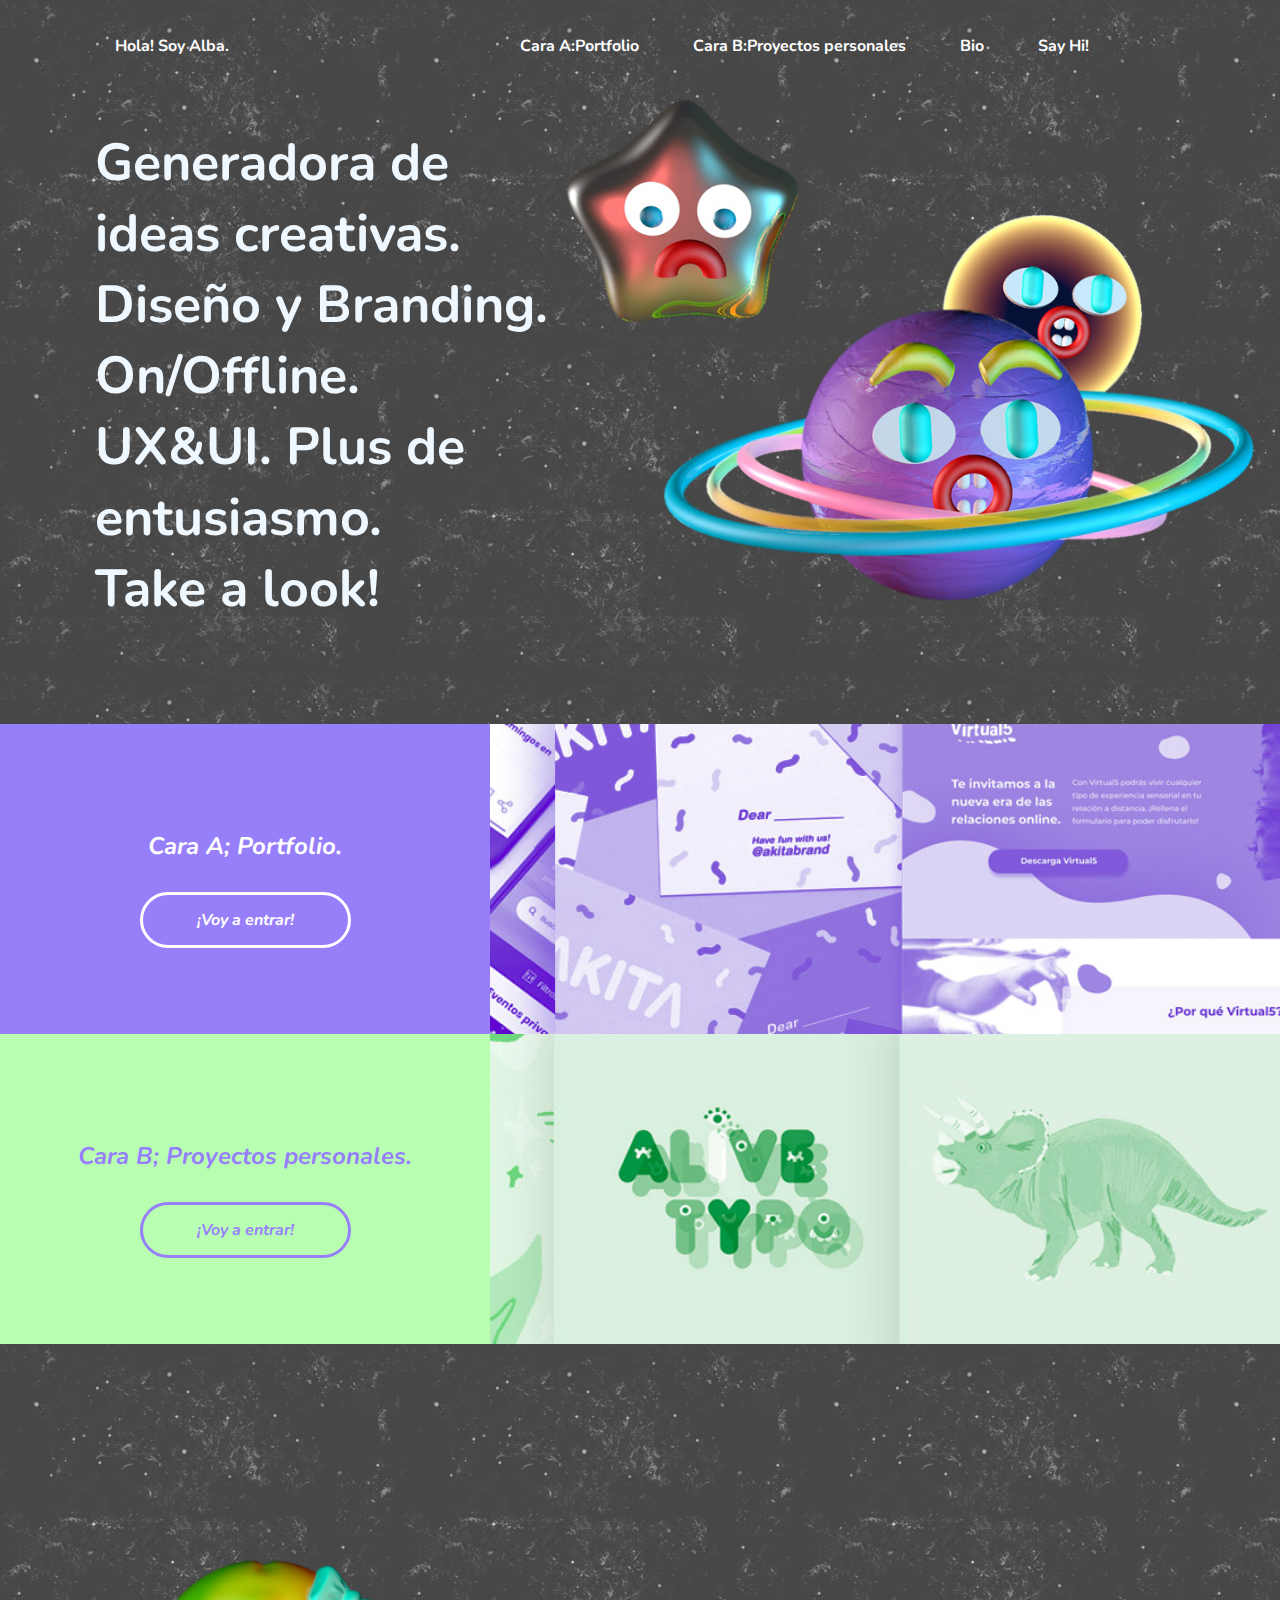
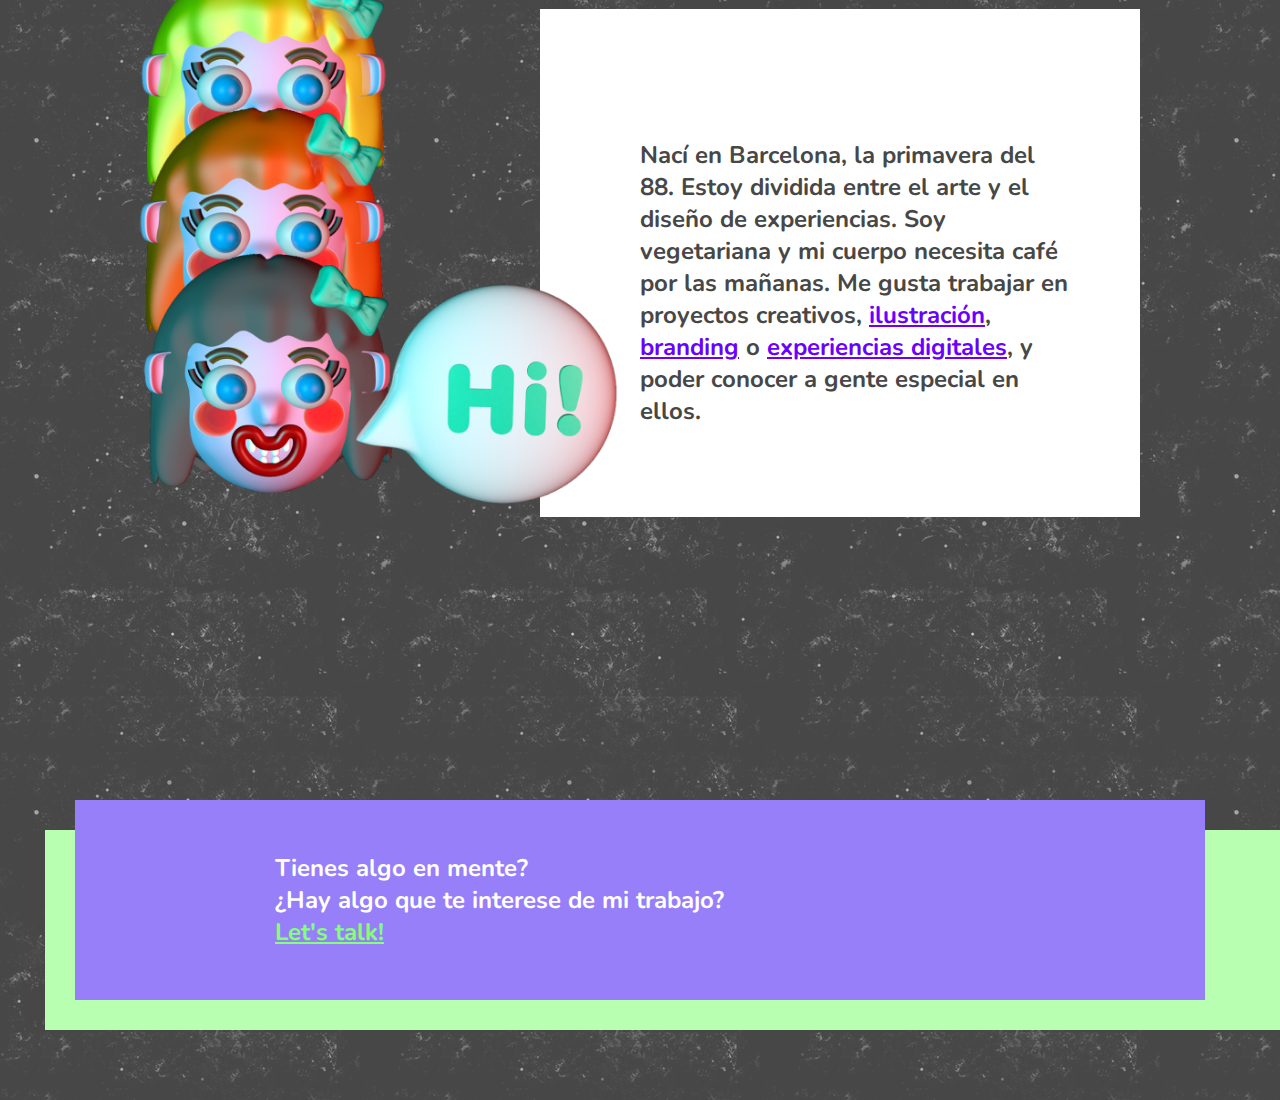
<file: index.html>
<!DOCTYPE html>
<html lang="es">

    <head> 
        <meta charset="utf-8"/>
        <meta name='viewport' content="width=device-width, initial-scale=1.0">
        <title>Hola! Soy Alba</title>
        <link rel="stylesheet" href="style.css">
        <link href="https://fonts.googleapis.com/css?family=Nunito:700|Roboto:700i" rel="stylesheet">
        <link rel="shortcut icon" type="image/png" href="favicon.png"/>
    </head>

    <body class="wrapper4 hero bg-gray">       
        <header class="wrapper header">
                <h6 class="titulo">Hola! Soy Alba.</h6>
                <div class="menu">
                    <img src="./index/menu.svg" alt="menu"/>
                 </div> 
                <nav class="navigation c-white">
                    <ul>
                        <li><a href="caraa/caraa.html#" class="a">Cara A:Portfolio</a></li>
                        <li><a href="carab/carab.html#" class="a">Cara B:Proyectos personales</a></li>
                        <li><a href="#bio" class="a">Bio</a></li>
                        <li><a href="#hi" class="a">Say Hi!</a></li>
                    </ul>
                </nav>    
        </header>  

        <main>
            <section class="wrapper hero-home">
                <div>
                    <div class="presentacion">
                        <h1>Generadora de ideas creativas.
                        Diseño y Branding. On/Offline. <br>UX&UI. Plus de entusiasmo.
                        <br>Take a look!</h1>
                    </div>
                    <img class="img-planet" src="./index/planet.png" alt="Planetas, diseño en 3d" />   
                </div>
            </section>

            <section class="wrapper4 hero-home">
                <div>
                    <div class="fullwidth-card bg-cara-a">
                        <div class="column listmenu bg-lila c-white"> 
                            <h2 class= h2> Cara A; Portfolio.</h2>
                            <a href="caraa/caraa.html#" class="myButton">¡Voy a entrar!</a>
                        </div>
                    </div>
                </div>
            </section>

            <ection class="wrapper4 hero-home">  
                <div>
                    <div class="fullwidth-card bg-cara-b">
                        <div class="column listmenu bg-green-lime c-purple">
                            <h2 class=h2> Cara B; Proyectos personales.</h2>
                            <a href="carab/carab.html#" class="myButton2">¡Voy a entrar!</a>
                        </div>
                    </div>
                </div>
            </section>
            <br>
            <section class="wrapper">    
                <div class="flex-container2">
                    <div class="img2">
                        <img src="./index/bio_desktop.png" alt="bio"/>
                    </div>
                    <a name="bio"></a> 
                    <div class="bio">
                        <div class="bio-inside bg-white">
                            <h2 class="h6">Nací en Barcelona, la primavera del 88. 
                            Estoy dividida entre el arte y el diseño de experiencias. 
                            Soy vegetariana y mi cuerpo necesita café por las mañanas. Me gusta trabajar en proyectos creativos, 
                            <a href="carab/learning.html" class="c-lila">ilustración</a>, <a href="caraa/obolo.html" class="c-lila">branding</a> o 
                            <a href="caraa/virtual.html" class="c-lila">experiencias digitales</a>, 
                            y poder conocer a gente especial en ellos.</h6>
                        </div>                
                    </div>
                </div>
            
                <div class="contact">
                    <a name="hi"></a>
                    <div class="contact_bottom bg-green-lime"></div>
                    <div class="contact_inside bg-lila">
                        <h2 class="h2 c-white">Tienes algo en mente? <br>
                            ¿Hay algo que te interese de mi trabajo?<br>
                            <a href="mailto:mayoral.alba@gmail.com?subject=Say Hi to me!" class="c-green-lime" target="_blank">Let's talk!</a>
                        </h2>
                    </div> 
                </div>
            </section>
        </main>
        <script src="app.js"></script>
        <script
        src="https://code.jquery.com/jquery-3.4.1.slim.min.js"
        integrity="sha256-pasqAKBDmFT4eHoN2ndd6lN370kFiGUFyTiUHWhU7k8="
        crossorigin="anonymous"></script>
    </body>
</html>
</file>
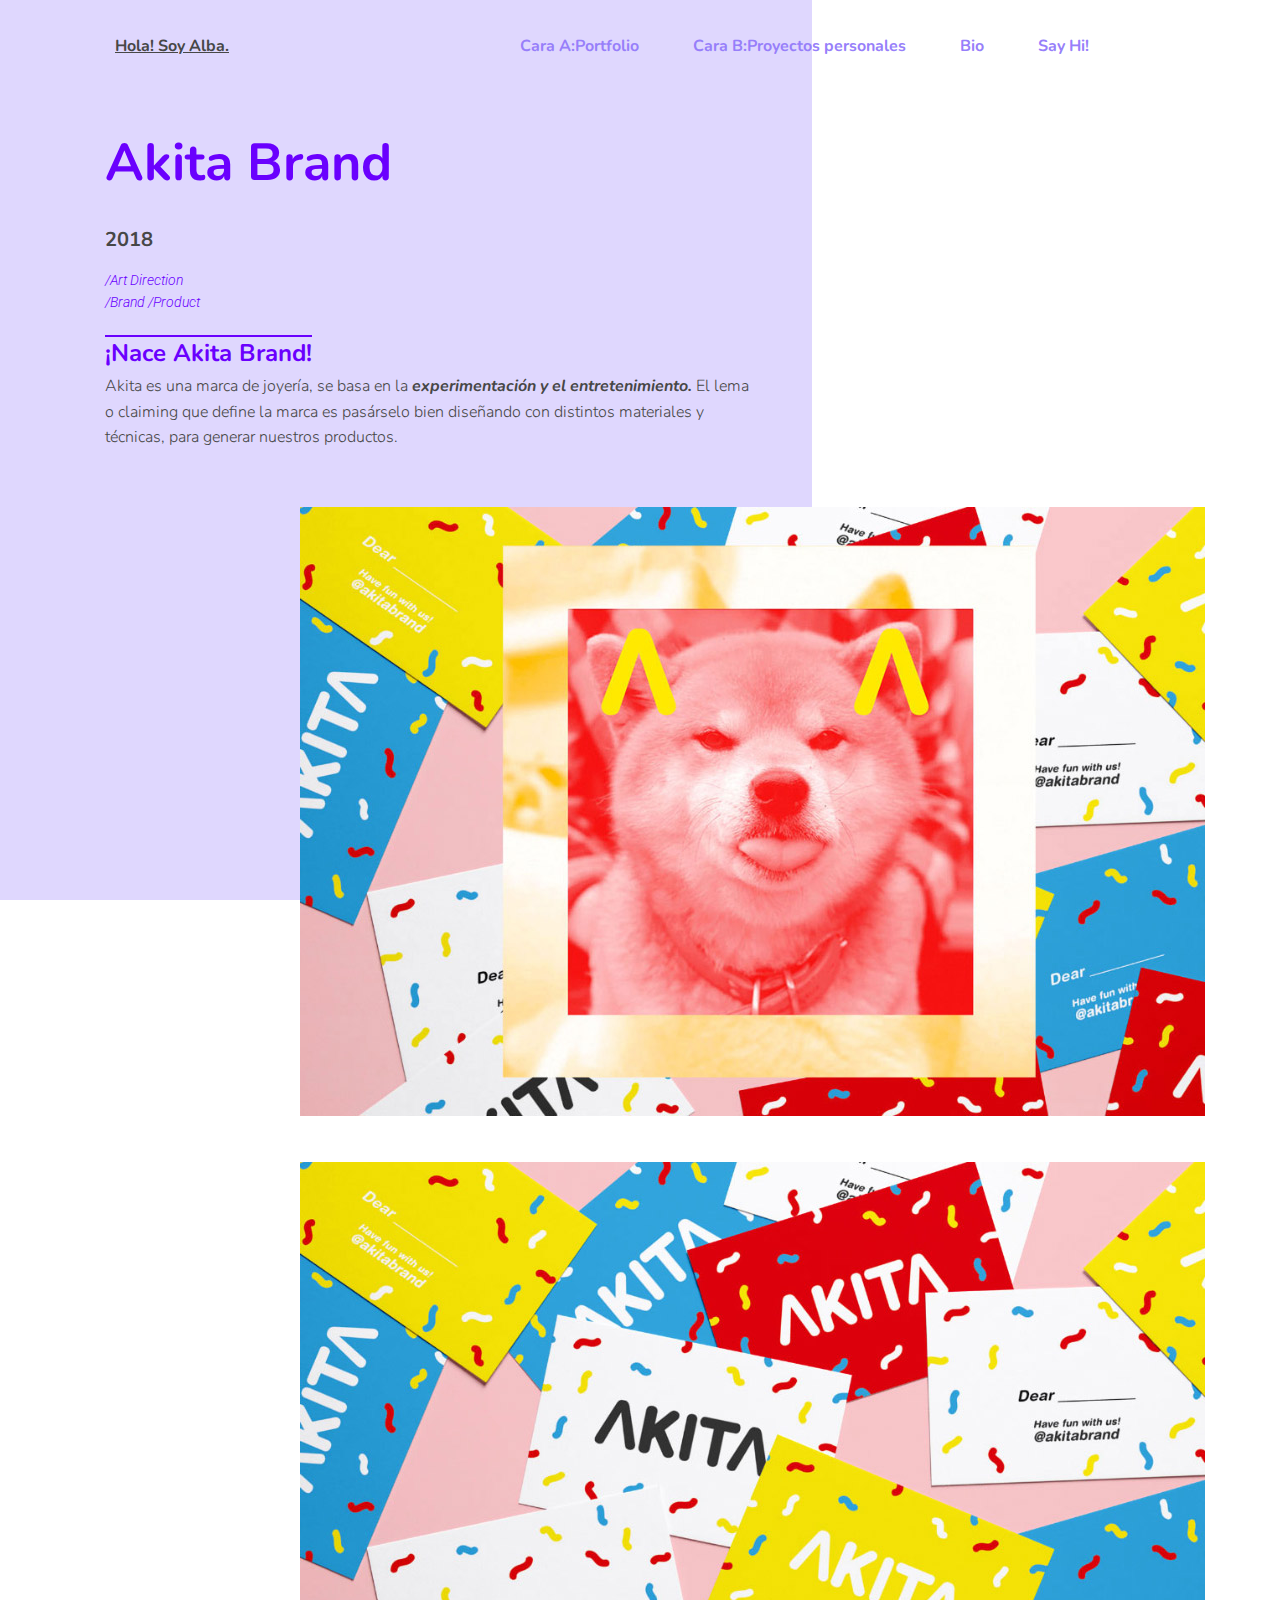
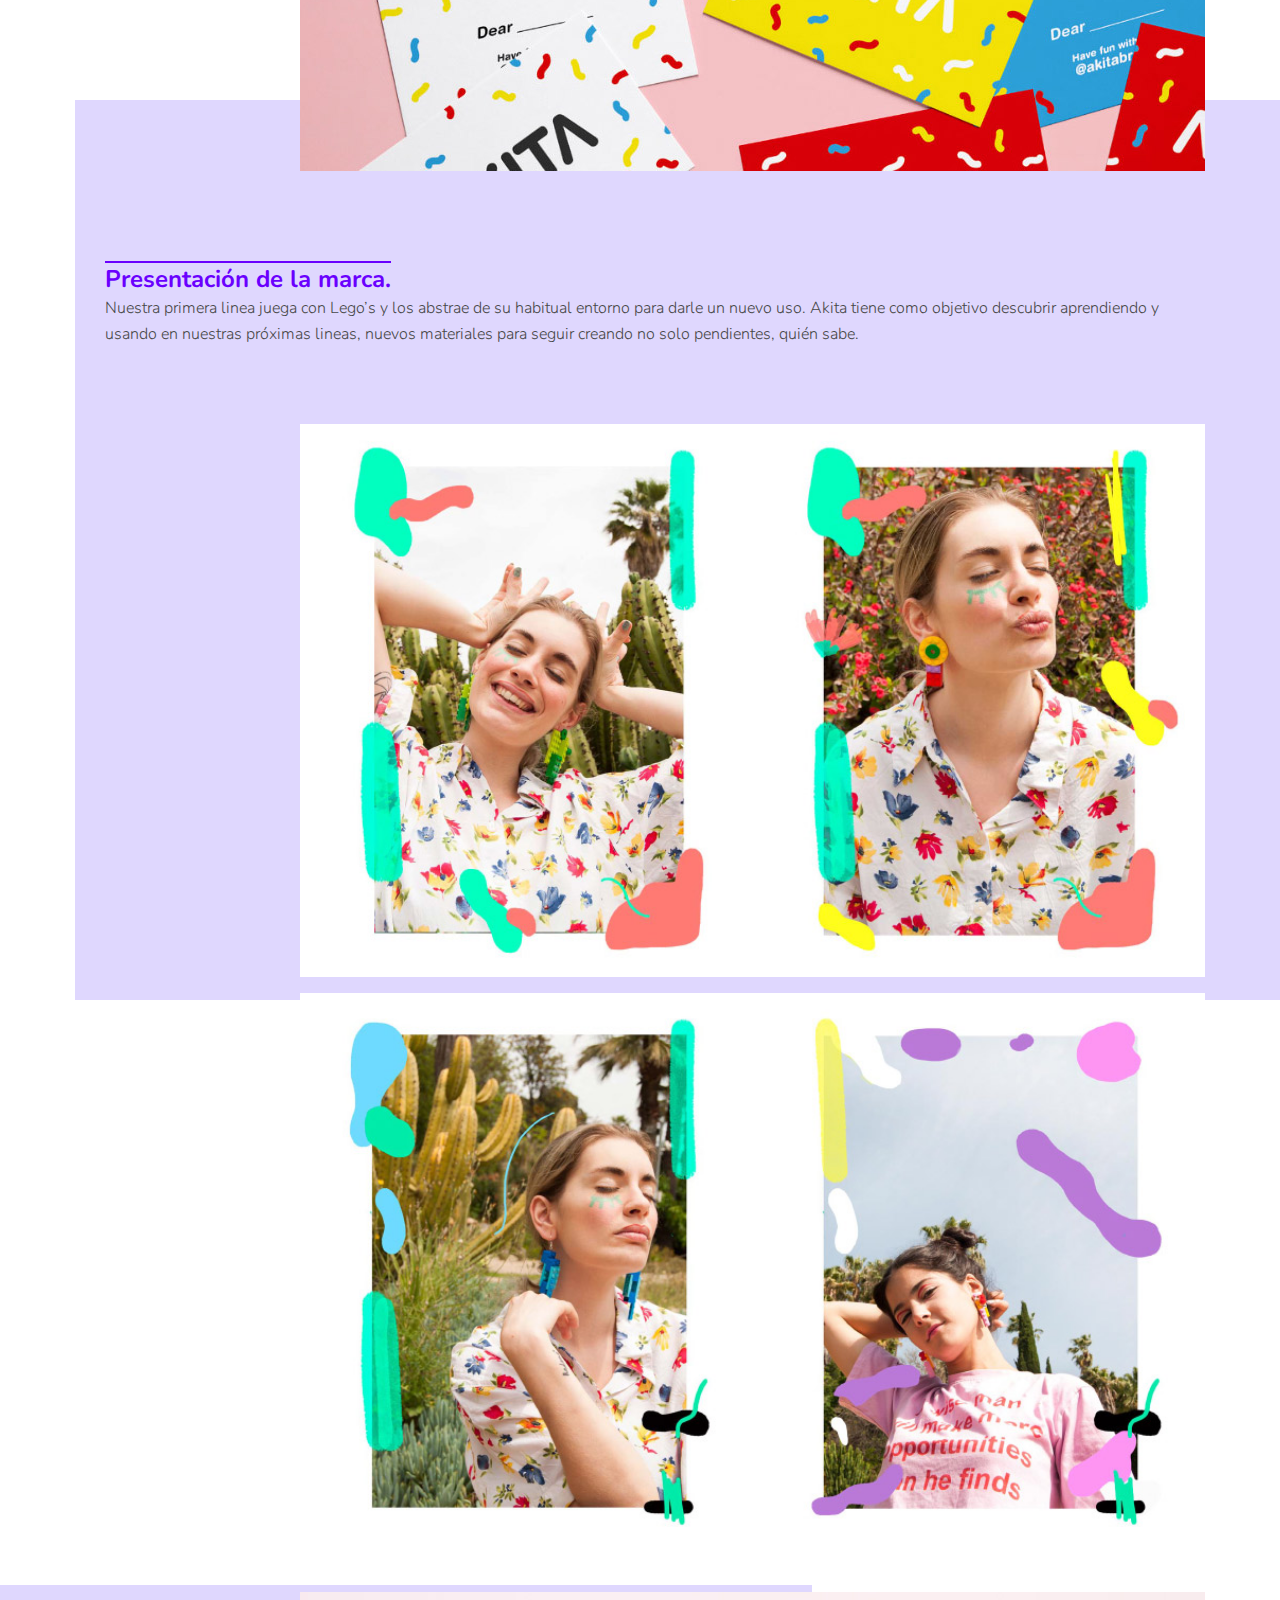
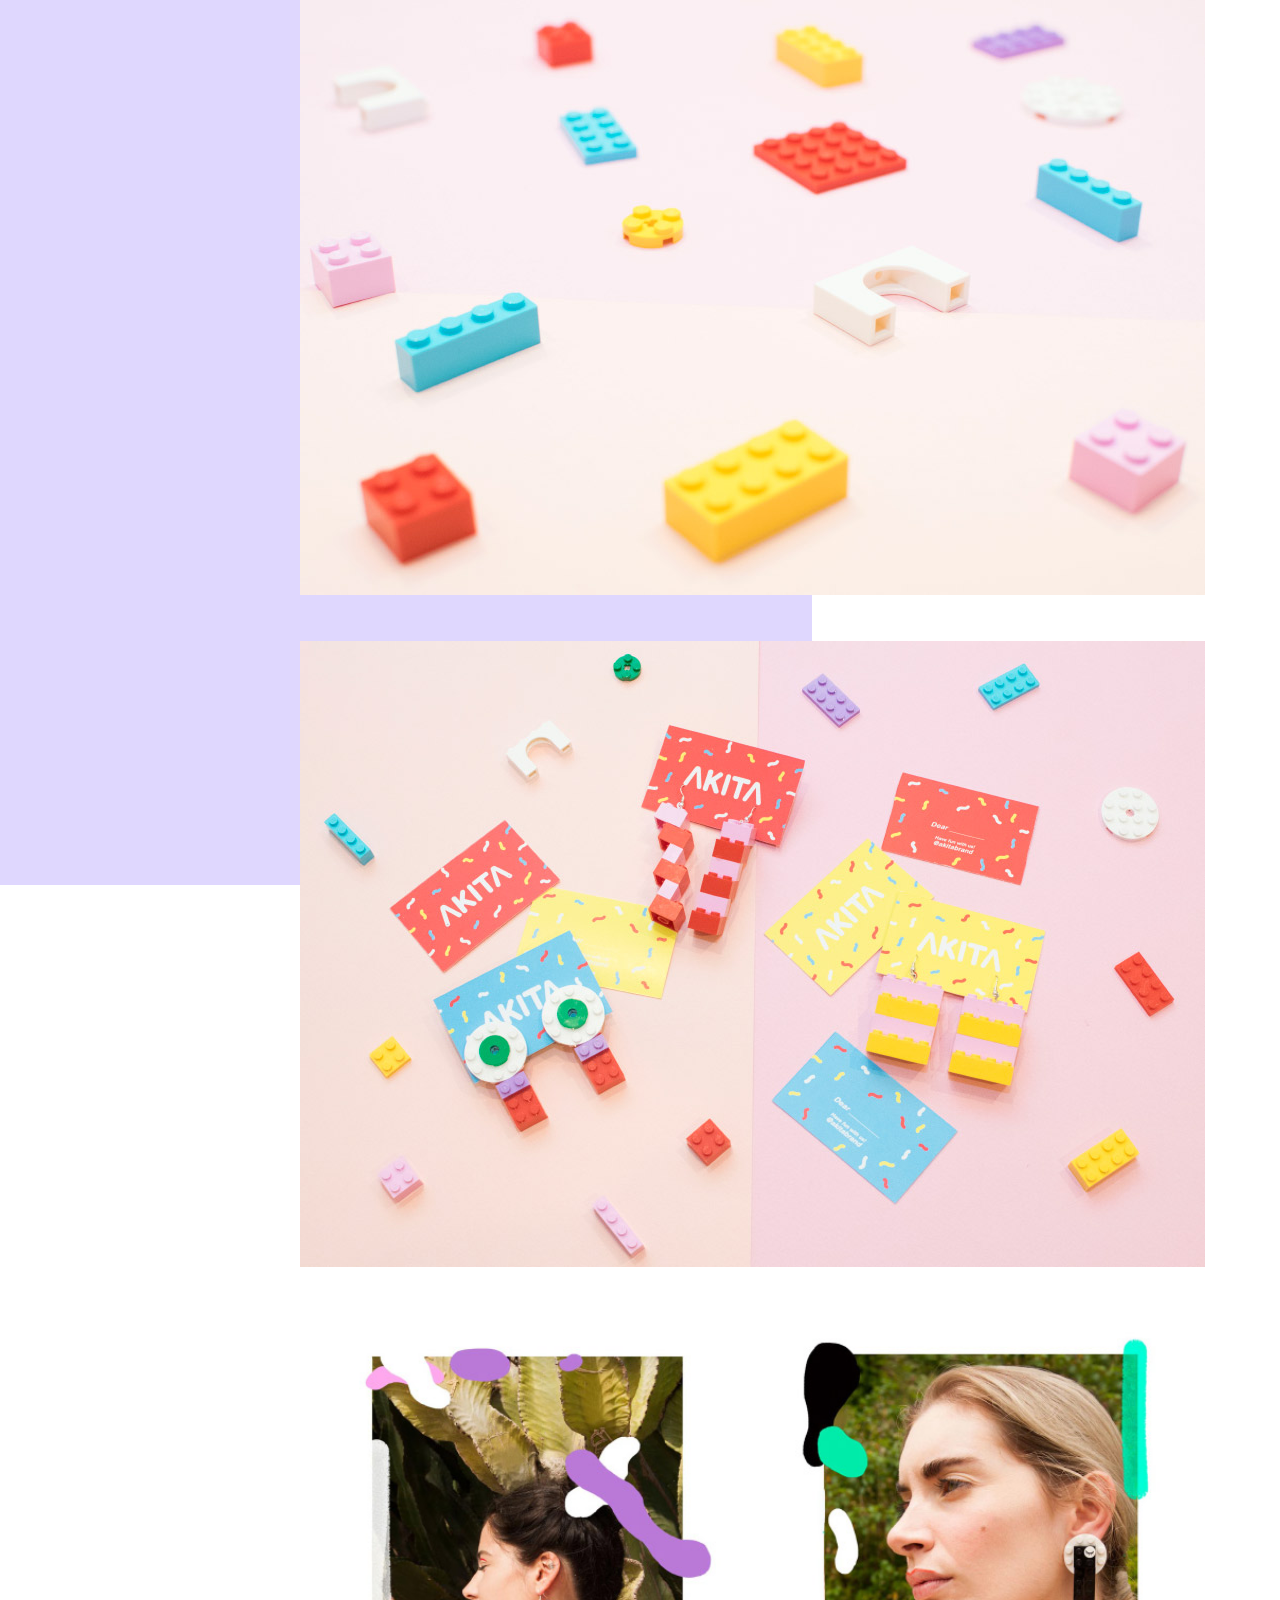
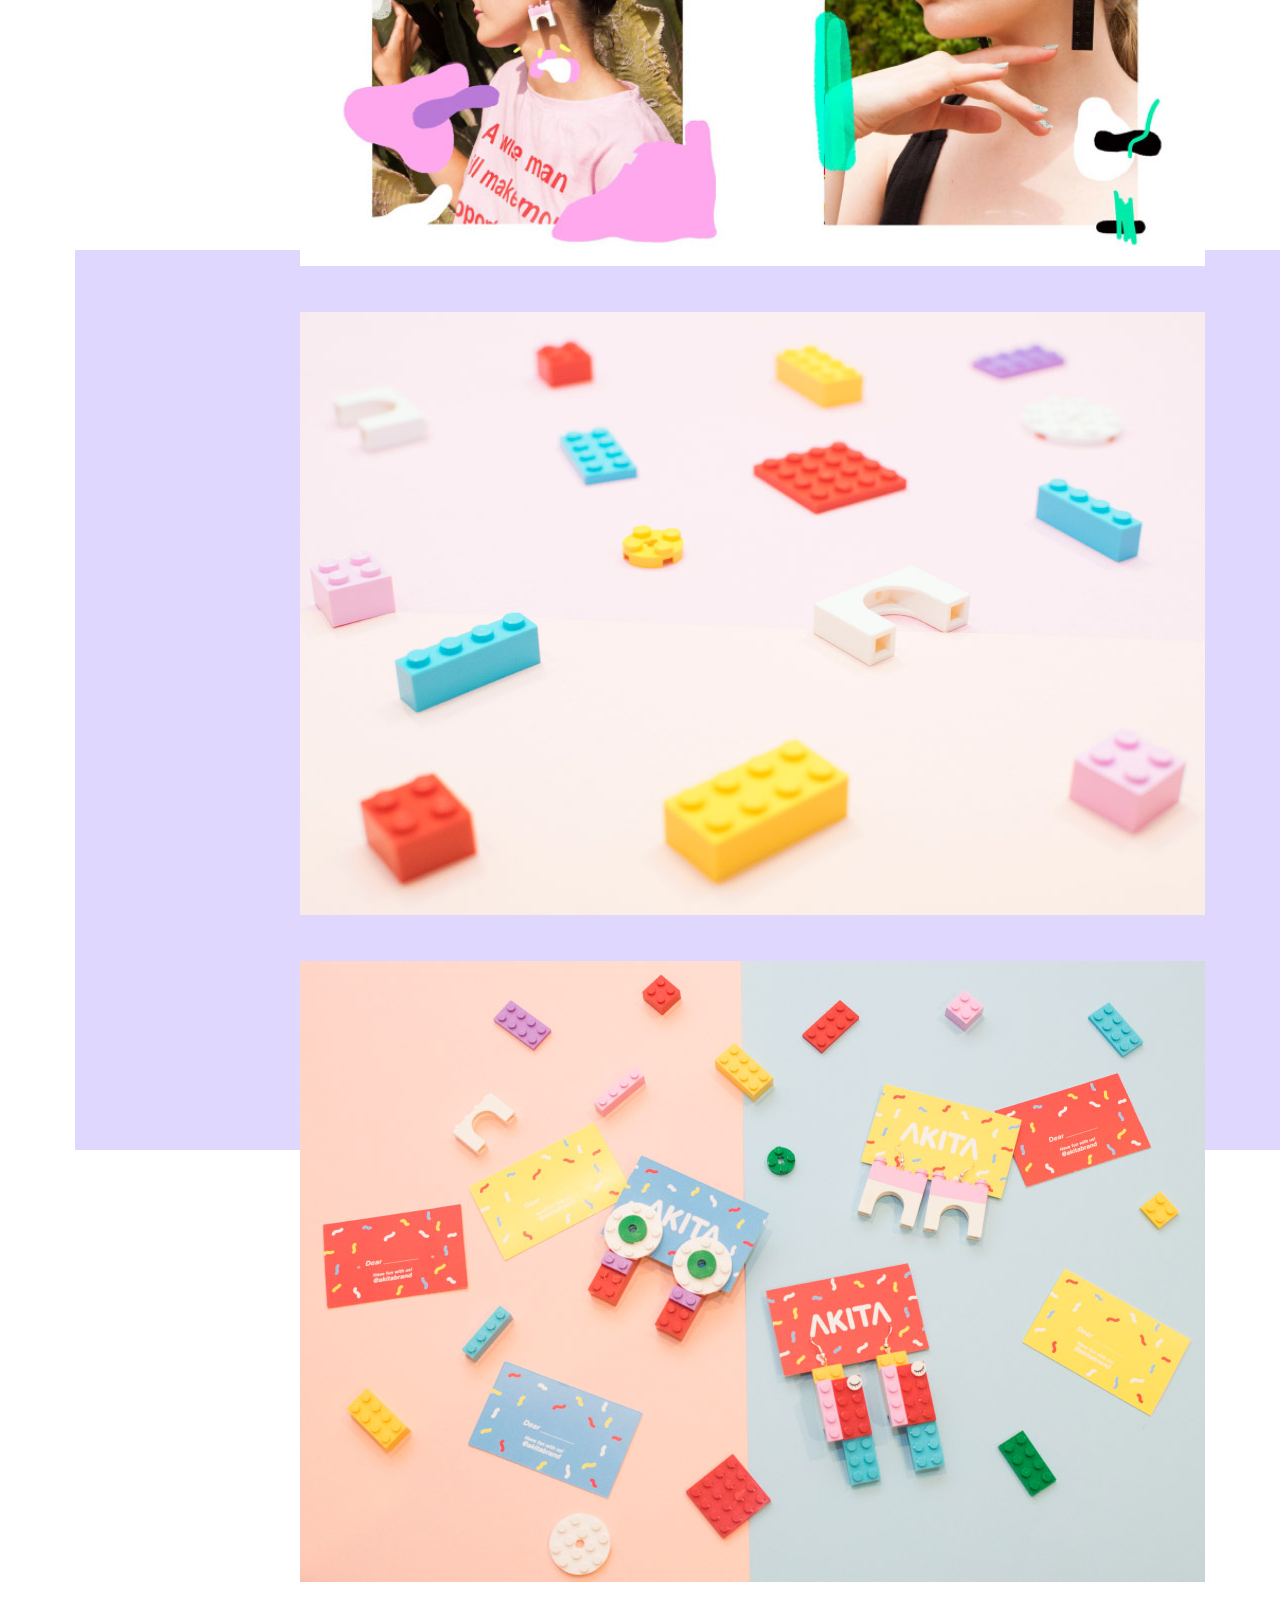
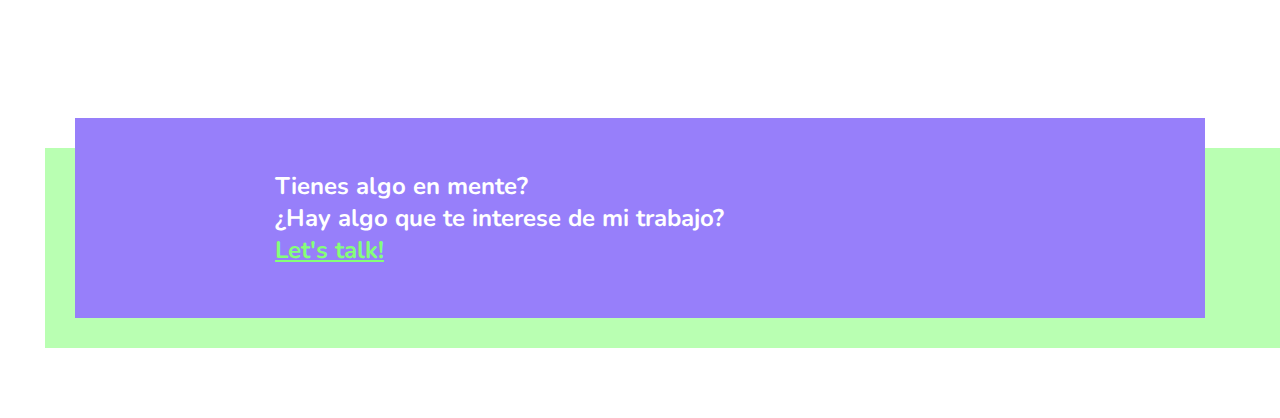
<file: caraa/akita.html>
<!DOCTYPE html>
<html lang="es">

    <head> 
        <meta charset="utf-8"/>
        <meta name='viewport' content="width=device-width, initial-scale=1.0">
        <meta http-equiv="X-UA-Compatible" content="ie=edge">
        <title>Cara A - Akita Brand</title>
        <link rel="stylesheet" href="../style.css">
        <link href="https://fonts.googleapis.com/css?family=Nunito:400,700,700i|Roboto:300,300i,400,400i,700i" rel="stylesheet">

    <body class="wrapper">    
        <div class="wrapper2">
            <div class="background bg-purple"></div>
            <div class="background2 bg-purple"></div>
            <div class="background3 bg-purple"></div>
            <div class="background4 bg-purple"></div>
            
            <header class="wrapper header">
                    <h6 class="titulo">
                        <a href="../index.html" class="c-gray"> Hola! Soy Alba.</a>
                    </h6>
                    <div class="menu">
                        <img src="caraa_int/menu2.svg" alt="menu"/>
                    </div> 
                    <nav class="navigation c-white">
                        <ul>
                            <li><a href="caraa.html#" class="a2">Cara A:Portfolio</a></li>
                            <li><a href="../carab/carab.html#" class="a2">Cara B:Proyectos personales</a></li>
                            <li><a href="../index.html" class="a2">Bio</a></li>
                            <li><a href="#hi" class="a2">Say Hi!</a></li>                       
                        </ul>
                    </nav>               
            </header>

            <main>
                <section class="wrapper flex-row">
                    <div class="half-column">
                        <h1 class="c-lila padding">Akita Brand</h1>                       
                        <div class="h4 padding">
                            2018 
                        </div>
                        <br>
                        <div class="ems padding">
                            <em class= "h5 c-lila">/Art Direction /Brand /Product</em>
                        </div>                   
                        <div class="texto padding">
                            <h2 class="proyecto">¡Nace Akita Brand!</h2>
                            <p>Akita es una marca de joyería, se basa en la <em class="decoration">experimentación y el entretenimiento.</em> 
                                El lema o claiming que define la marca es pasárselo bien  diseñando con distintos materiales 
                                y técnicas, para generar nuestros productos.</p>
                        </div>
                    </div>
                    
                    <div class="wrapper3">
                        <img src="./akita/akidog.jpg" alt="Akita, el perro que indica nuestro naming" />
                    </div>

                    <div class="wrapper3">
                        <img src="./akita/akita_mockup.jpg" alt="Tarjetas de Akita Brand" />
                    </div>
                    <div class="texto padding">
                        <br>
                        <h2 class="margin proyecto">Presentación de la marca.</h2>
                        <p>Nuestra primera linea juega con Lego’s y los abstrae de su habitual entorno para darle un nuevo uso. 
                            Akita tiene como objetivo descubrir aprendiendo y usando en nuestras próximas lineas, nuevos materiales 
                            para seguir creando no solo pendientes, quién sabe.</p>

                    </div>
                    
                    <div class="wrapper3 flex-row">
                        <div class="margin-akita half-column3">
                            <img src="./akita/akita1.jpg" alt="Modelo con pendientes akita" />
                        </div>
                    
                        <div class="margin-akita half-column2">
                            <img src="./akita/akita2.jpg" alt="Modelo con pendientes akita" />
                        </div>

                        <div class="margin-akita half-column2">
                            <img src="./akita/akita3.jpg" alt="Modelo con pendientes akita" />
                        </div>

                        <div class="margin-akita half-column2">
                            <img src="./akita/akita4.jpg" alt="Modelo con pendientes akita" />
                        </div>

                        <div class="margin wrapper3">
                            <img src="./akita/piezas2.jpg" alt="Bodegón de piezas de Lego que componen los pendientes" />
                        </div>

                        <div class="wrapper3">
                            <img src="./akita/bodegon2.jpg" alt="Bodegón con modelos de pendientes Akita" />
                        </div>
                        
                        
                        <div class="margin half-column3">
                            <img src="./akita/akita5.jpg" alt="Modelo con pendientes akita" />
                        </div>
                        
                        <div class="margin half-column2">
                            <img src="./akita/akita6.jpg" alt="Modelo con pendientes akita" />
                        </div>

                        <div class="wrapper3">
                            <img src="./akita/piezas2.jpg" alt="Bodegón de piezas de Lego que componen los pendientes" />
                        </div>
                        <div class="wrapper3">   
                            <img src="./akita/bodegon1.jpg" alt="Bodegón con modelos de pendientes Akita" />                            
                        </div>                    
                    </div>
                </section>
                <div class="wrapper contact margin">
                    <a name="hi"></a>
                    <div class="contact_bottom bg-green-lime"></div>
                    <div class="contact_inside bg-lila">
                        <h2 class="h2 c-white">Tienes algo en mente? <br>
                            ¿Hay algo que te interese de mi trabajo?<br>
                            <a href="mailto:mayoral.alba@gmail.com?subject=Say Hi to me!" class="c-green-lime" target="_blank">Let's talk!</a>
                        </h2>
                    </div> 
                </div>                    
            </main>
        </div>
        <script src="../app.js"></script>
    </body>    
</html>
</file>
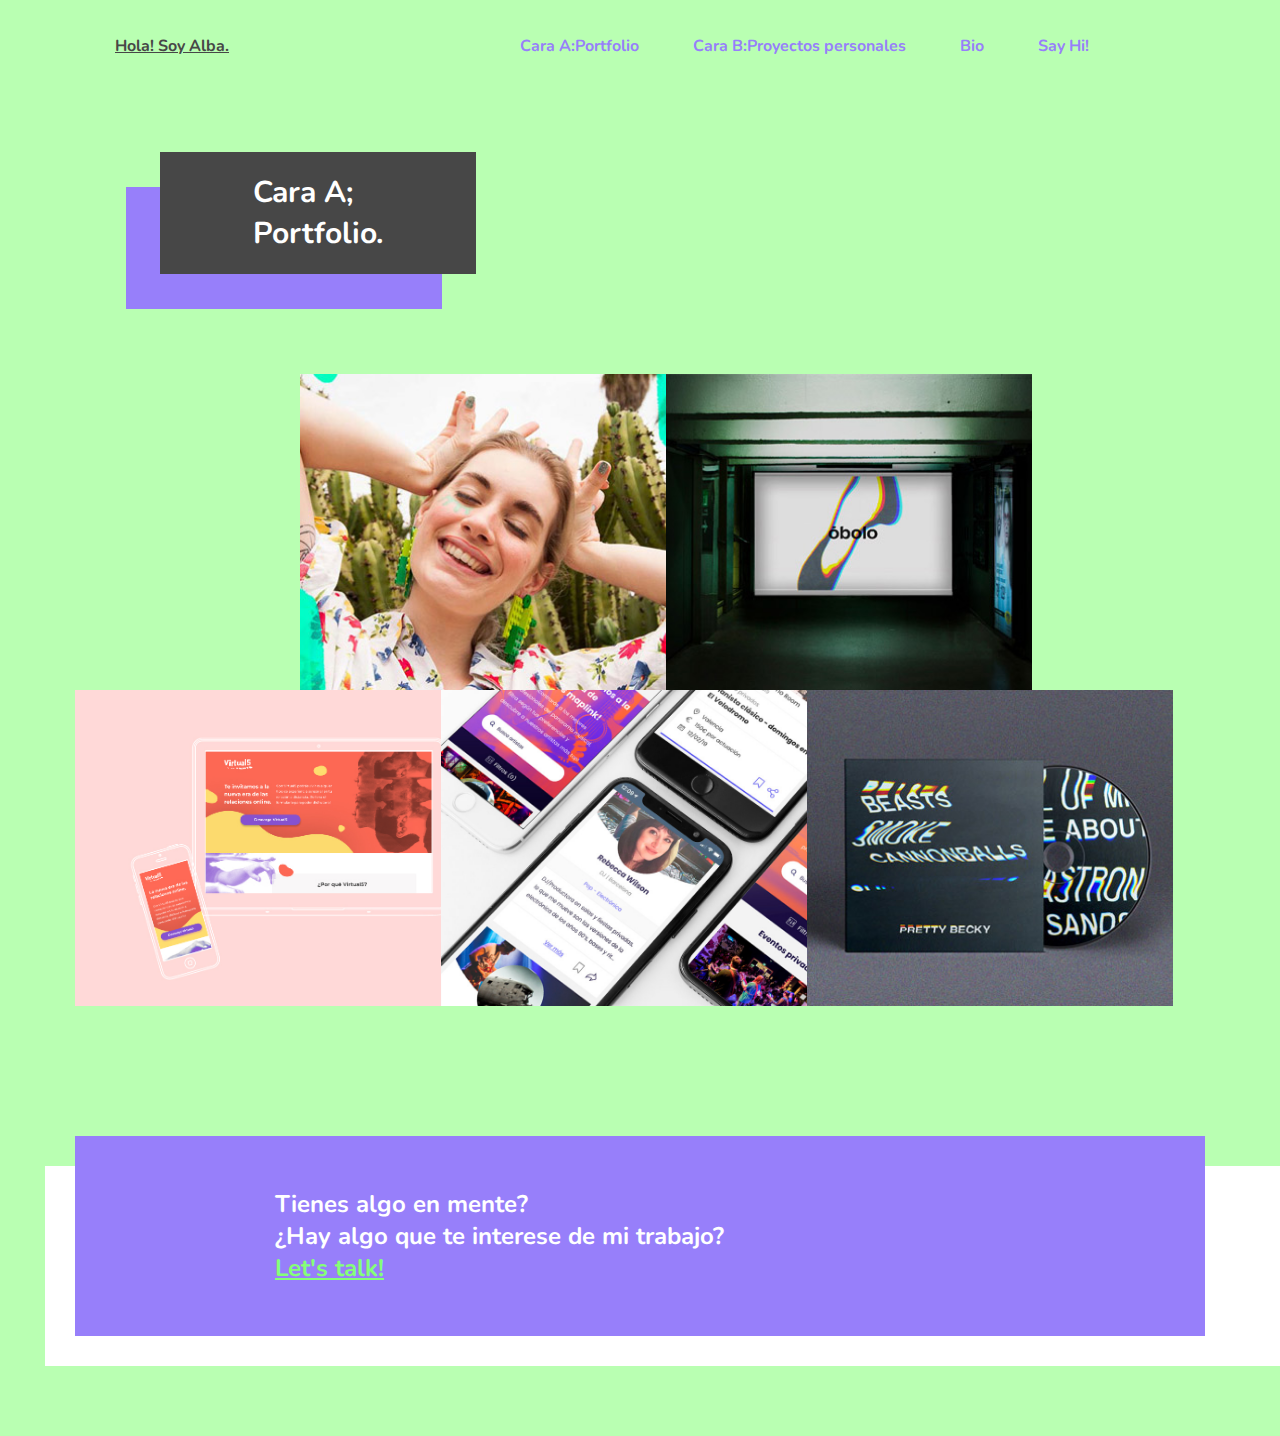
<file: caraa/caraa.html>
<!DOCTYPE html>
<html lang="es">
    <head> 
        <meta charset="utf-8"/>
        <meta name="viewport" content="width=device-width, initial-scale=1.0">
        <title>Cara A - Portfolio</title>
        <link rel="stylesheet" href="../style.css">
        <link href="https://fonts.googleapis.com/css?family=Nunito:700|Roboto:700i" rel="stylesheet">
    </head>

    <body class="wrapper bg-green-lime">
        <header class="header">
                <h6 class="titulo">
                    <a href="../index.html" class="c-gray"> Hola! Soy Alba.</a>
                </h6>
                <div class="menu">
                    <img src="caraa_int/menu2.svg" alt="menu"/>
                </div> 
                <nav class="navigation c-white">
                        <ul>
                            <li><a href="#" class="a2">Cara A:Portfolio</a></li>
                            <li><a href="../carab/carab.html#" class="a2">Cara B:Proyectos personales</a></li>
                            <li><a href="../index.html" class="a2">Bio</a></li>
                            <li><a href="#hi" class="a2">Say Hi!</a></li>
                        </ul>
                </nav>        
        </header>

        <main>
            <div class="list-titulo bg-gray">
                <h1 class="h1 c-white">Cara A; <br>Portfolio.</h1>
            </div>
        
            <div class="wrapper3">
                <div class="flex-container">
                    <a href="akita.html" class="list" style="background-image: url(caraa_int/akita.jpg);">
                        <div class="bg-green-lime container_work">
                            <h2 class="h3 c-lila"> Akita brand </h2>
                            <em class="h4 c-gray"> 2018</em>
                            <br>
                            <em class="h5 c-gray">/Tipography / Lettering /Gif</em>        
                        </div>
                    </a>                
                    <a href="obolo.html" class="list" style="background-image: url(caraa_int/obolo.jpg);">
                        <div class="bg-green-lime container_work">
                            <h2 class="h3 c-lila"> Obolo </h2>
                            <em class="h4 c-gray"> 2016</em>      
                             <br>                  
                            <em class="h5 c-gray">/Art Direction /Branding /Design</em>                               
                        </div>
                    </a>

                </div>   
            </div> 
            <div class="wrapper">
                <div class="flex-container">

                    <a href="virtual.html" class="list" style="background-image: url(caraa_int/virtual2.jpg);">
                        <div class="bg-green-lime container_work">
                            <h2 class="h3 c-lila"> Virtual5 </h2>
                            <em class="h4 c-gray"> 2018-2019</em></html>
                            <br>
                            <em class="h5 c-gray">/UX /UI /Landing</em>
                        </div>
                    </a>

                    <a href="maplink.html" class="list" style="background-image: url(caraa_int/tablones.jpg);">
                        <div class="bg-green-lime container_work">
                            <h2 class="h3 c-lila"> Maplink </h2>
                            <em class="h4 c-gray"> 2019</em></html>
                            <br>
                            <em class="h5 c-gray">/UX /UI /Design /Product Design</em>
                        </div>
                    </a>
                    
                    <a href="prettybecky.html" class="list" style="background-image: url(caraa_int/pretty.jpg);">
                        <div class="bg-green-lime container_work">
                            <h2 class="h3 c-lila"> Pretty Becky </h2>
                            <em class="h4 c-gray"> 2017</em></html>
                            <br>
                            <em class="h5 c-gray">/Desing /Glitch /Branding</em>
                        </div>
                    </a> 

                </div>
            </div>
            <div class="contact margin">
                    <a name="hi"></a>
                    <div class="contact_bottom bg-white"></div>
                    <div class="contact_inside bg-lila">
                        <h2 class="h2 c-white">Tienes algo en mente? <br>
                            ¿Hay algo que te interese de mi trabajo?<br>
                            <a href="mailto:mayoral.alba@gmail.com?subject=Say Hi to me!" class="c-green-lime" target="_blank">Let's talk!</a>
                        </h2>
                    </div> 
            </div>
        </main>
        <script src="../app.js"></script>
    </body>  
</html>
</file>
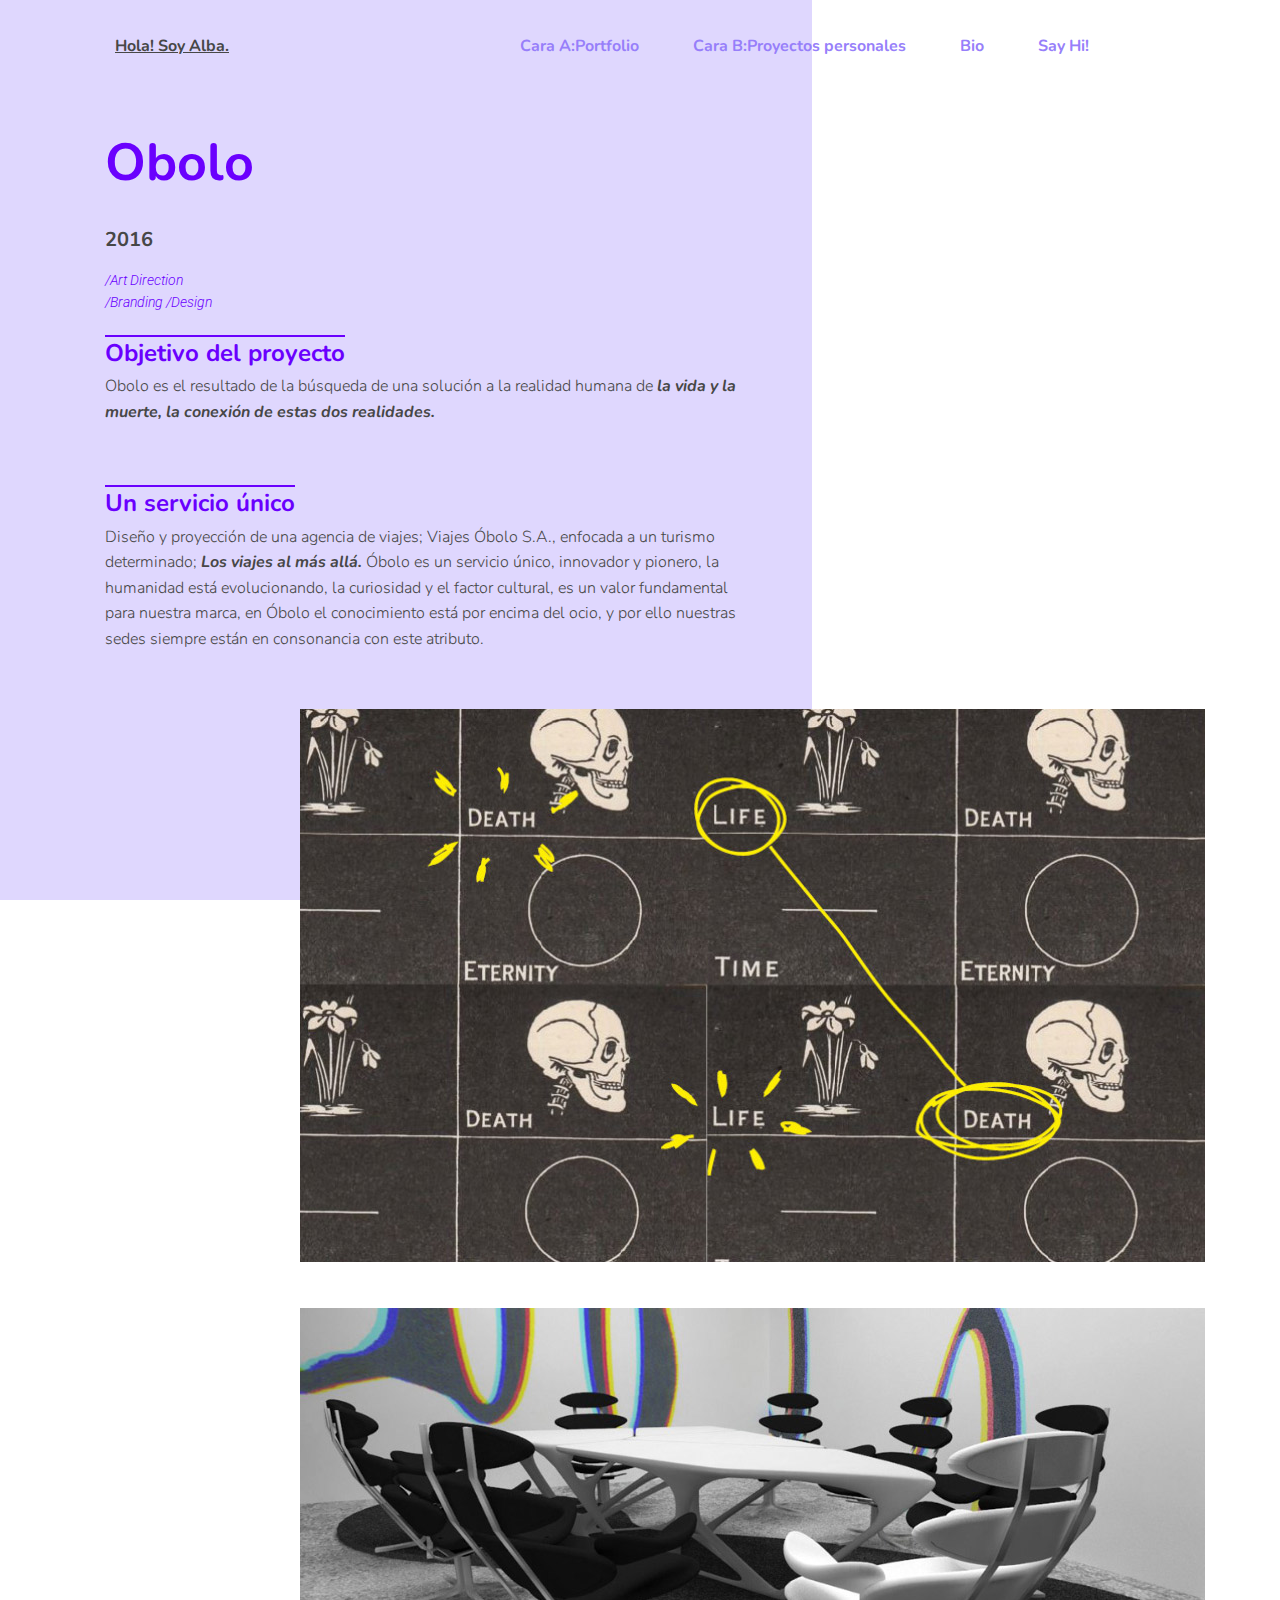
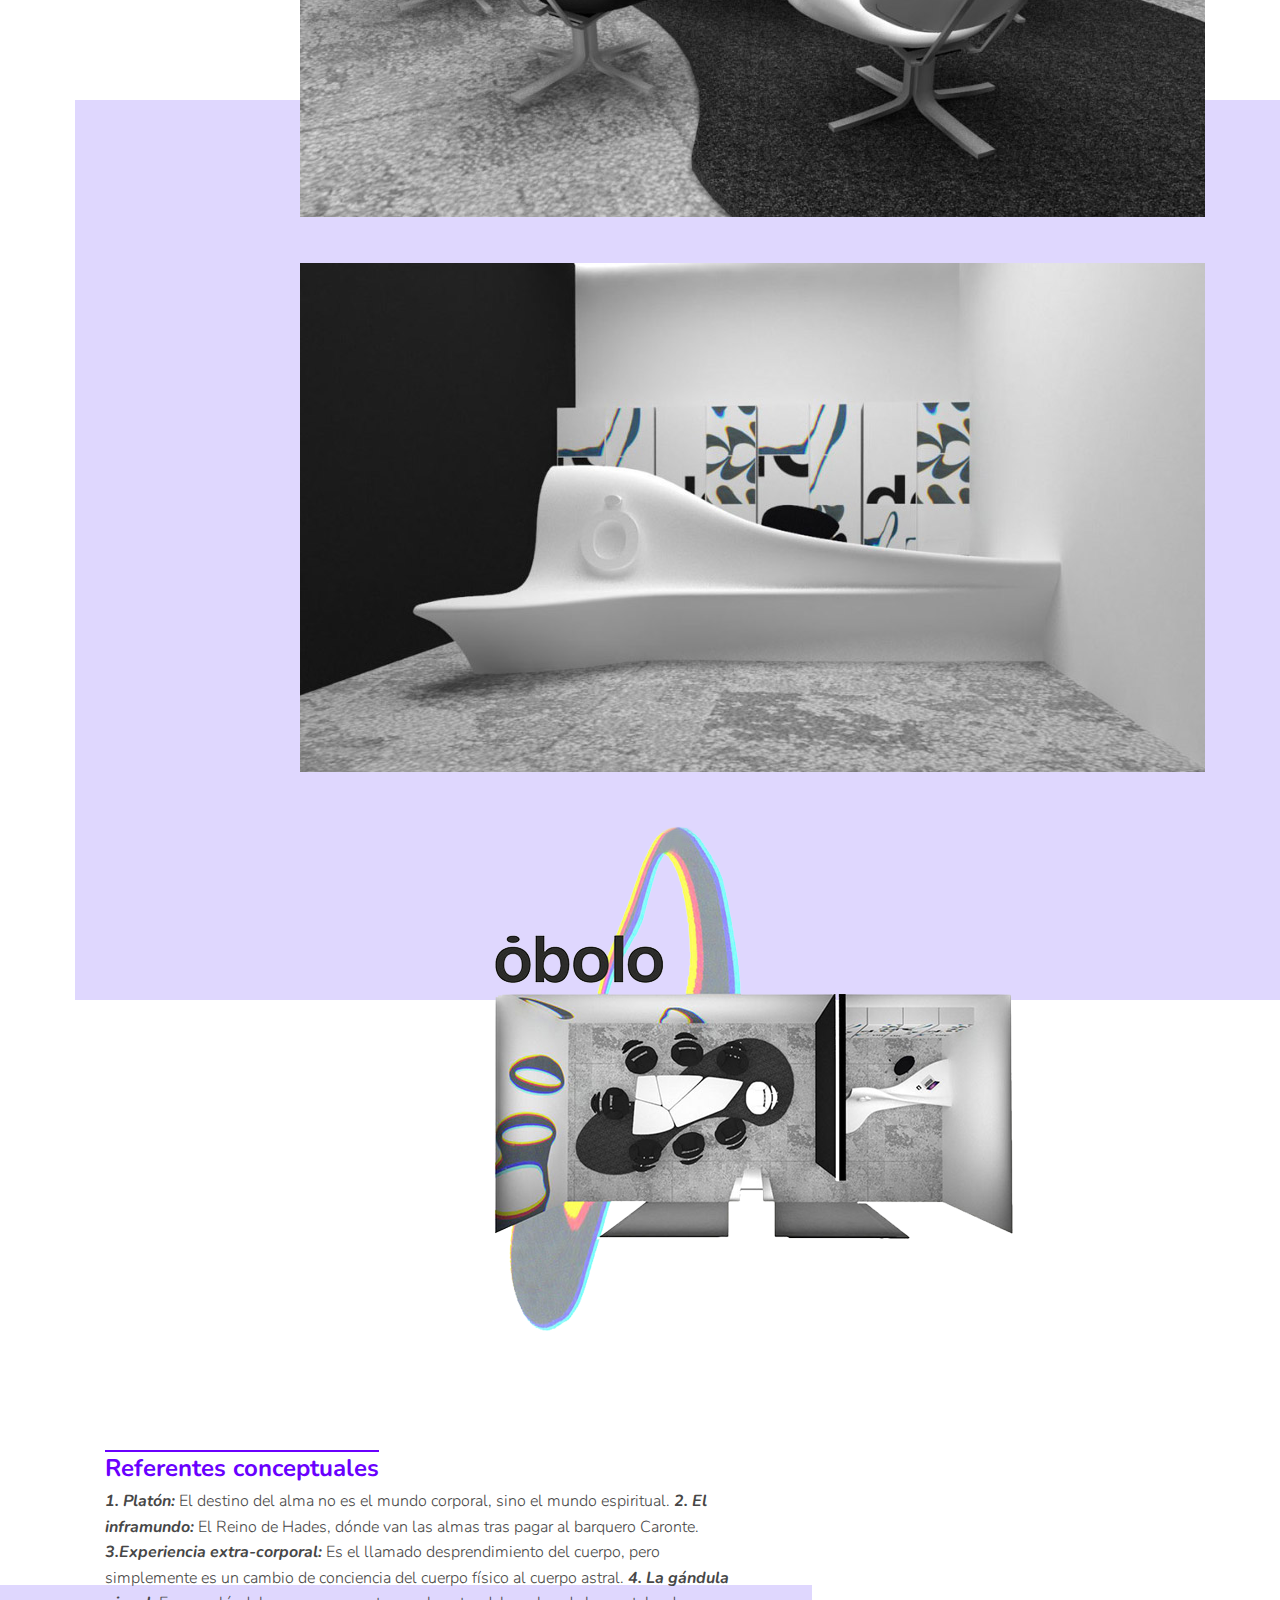
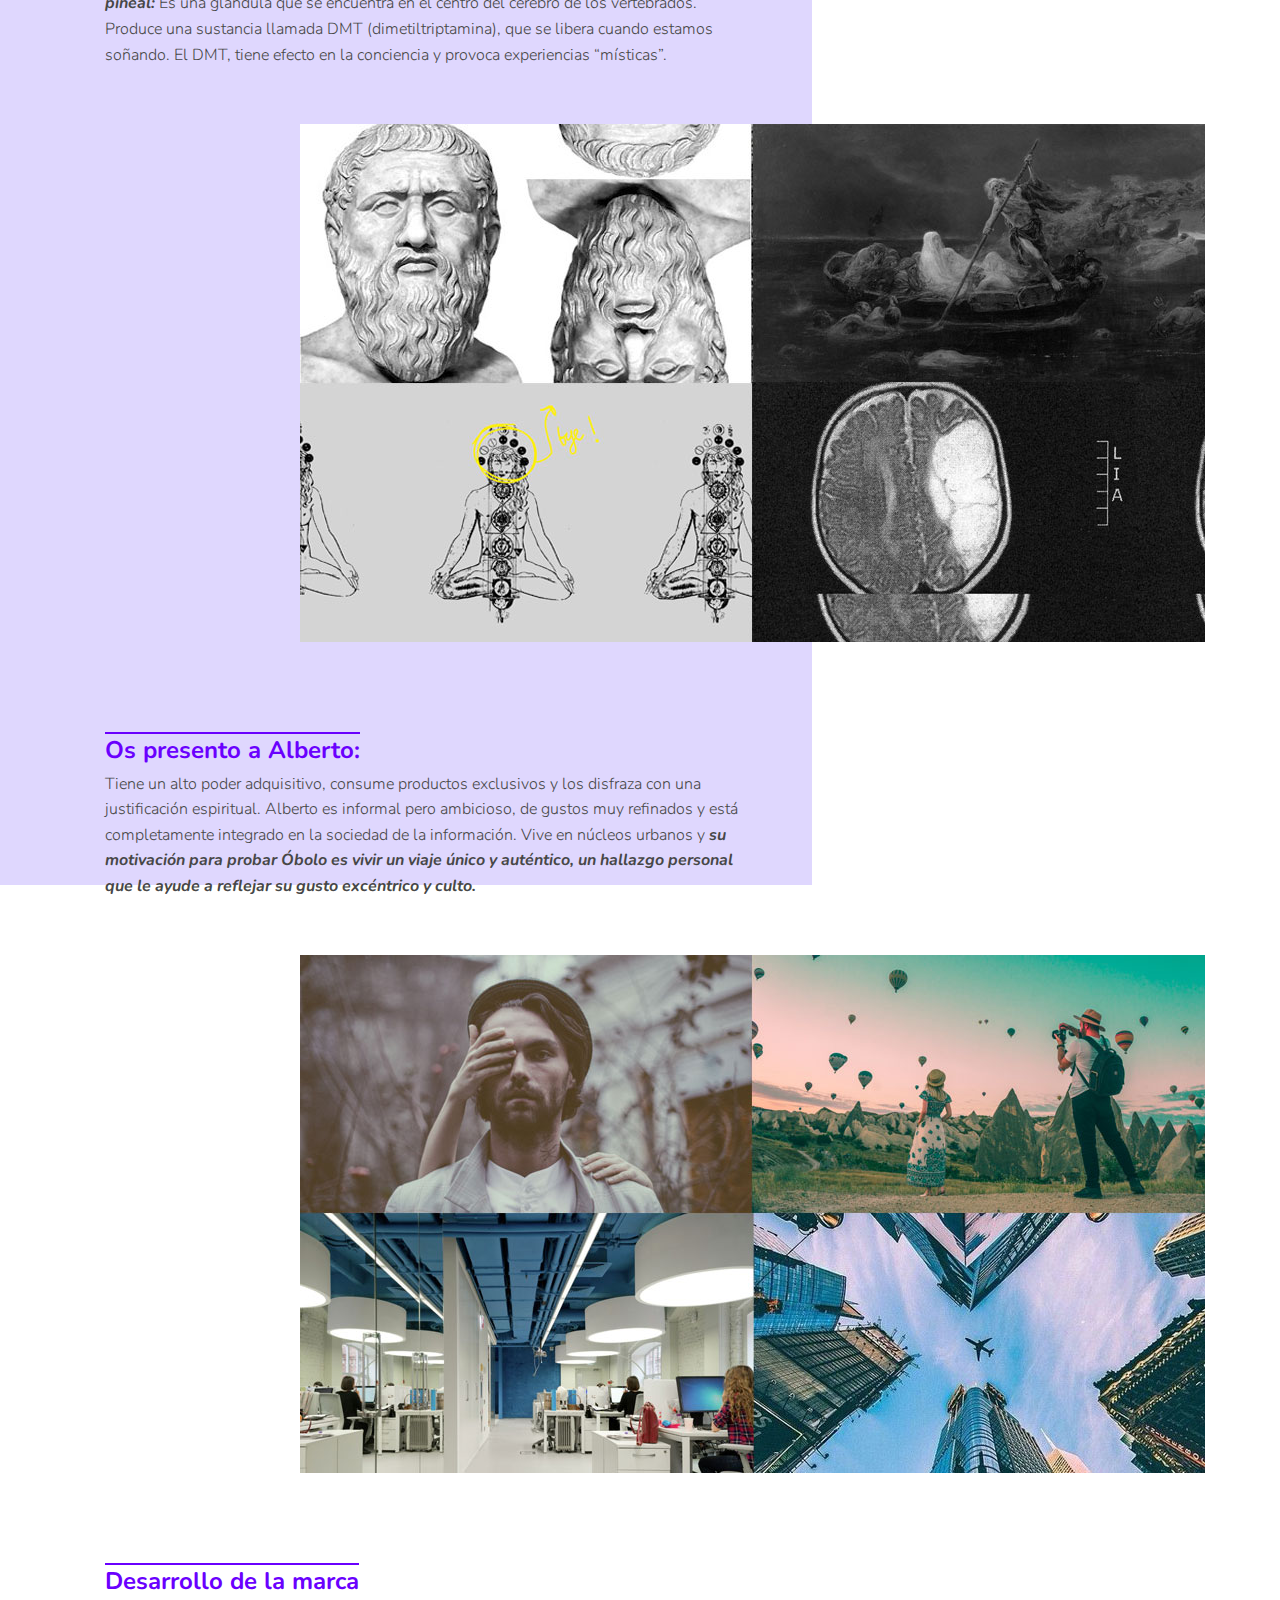
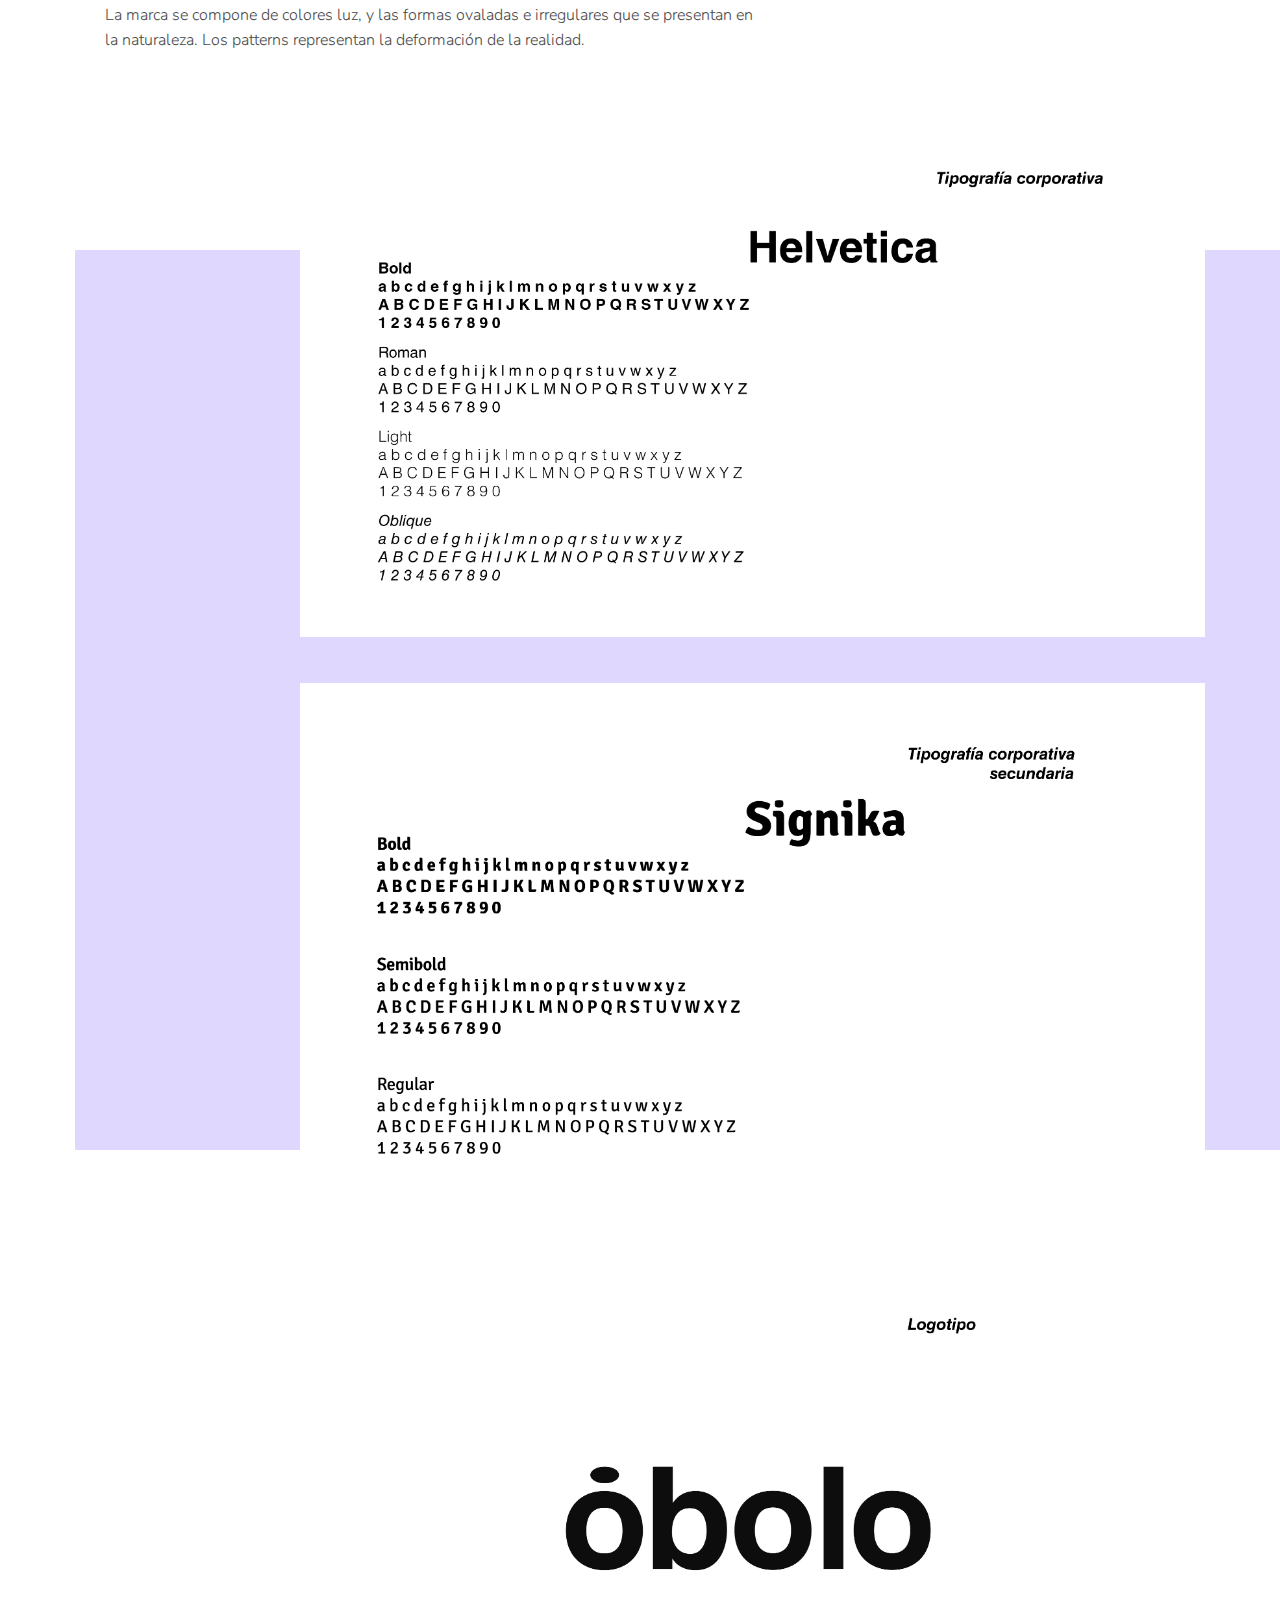
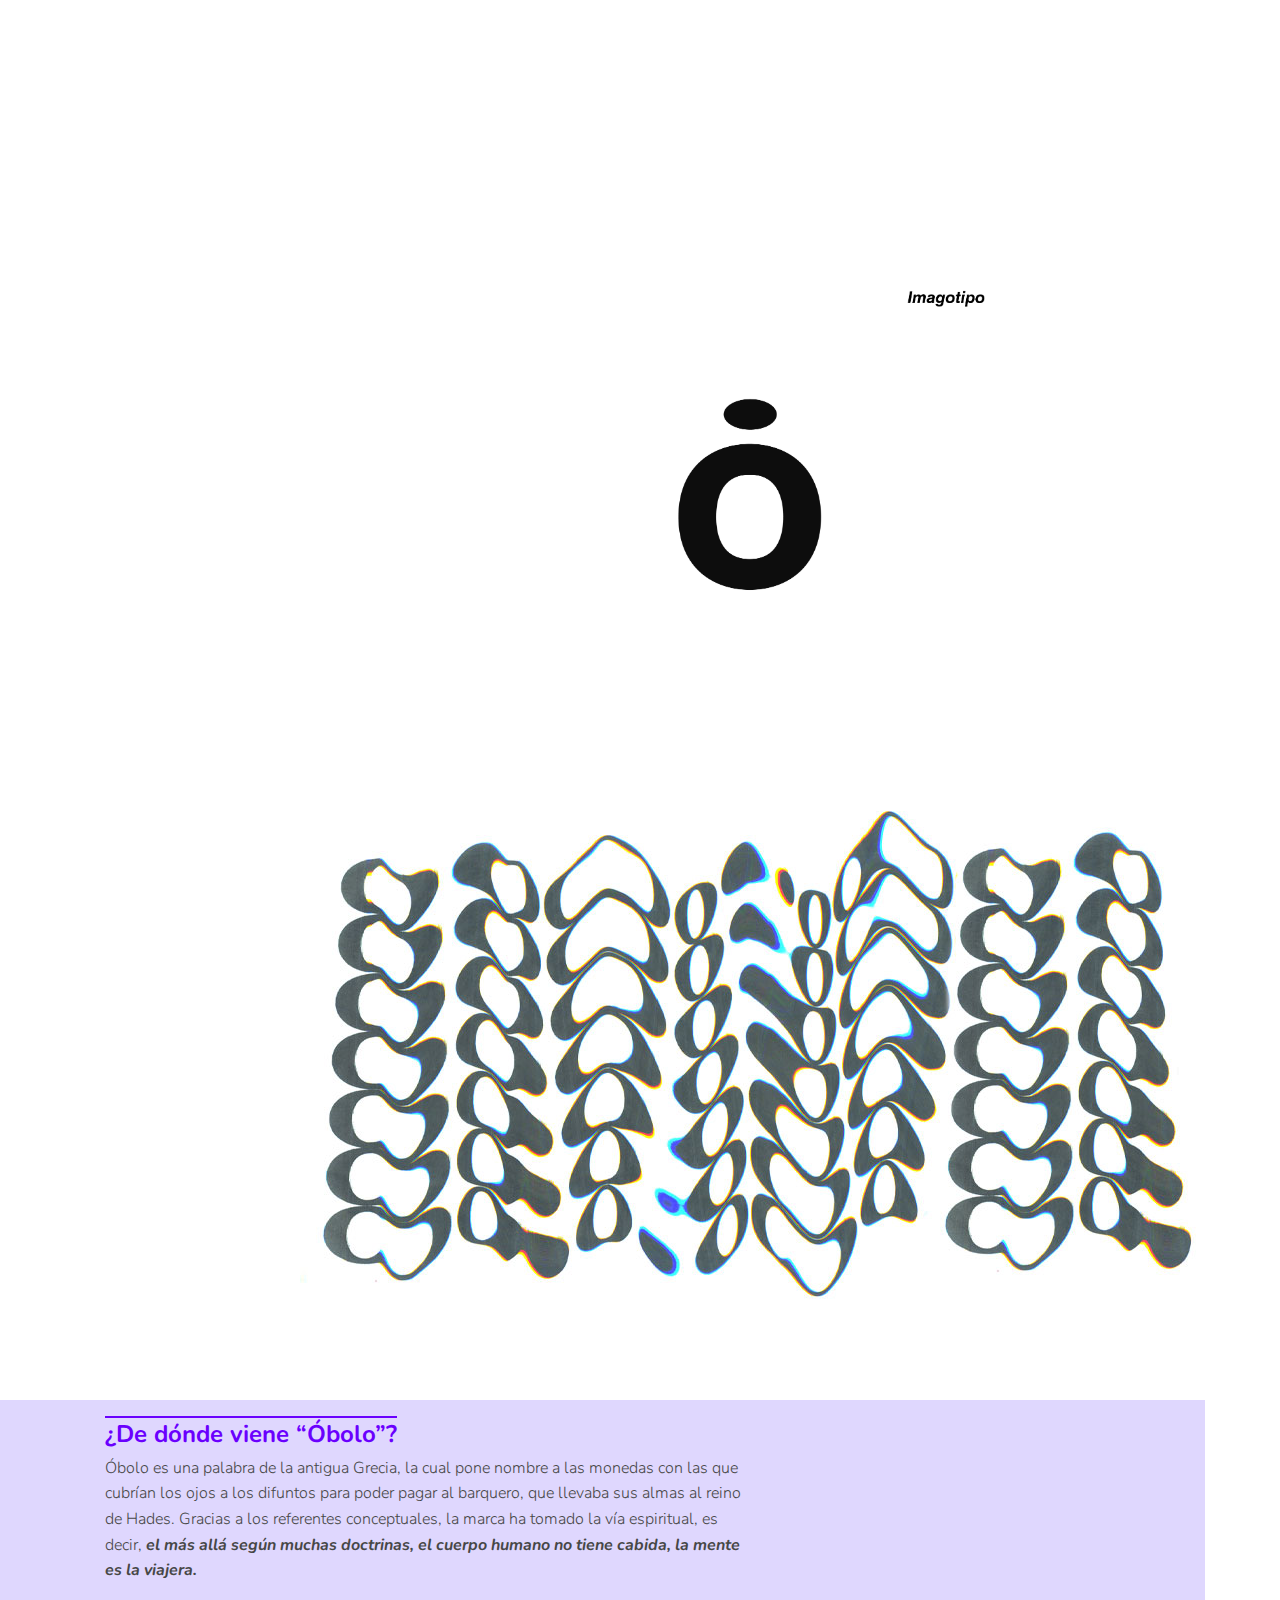
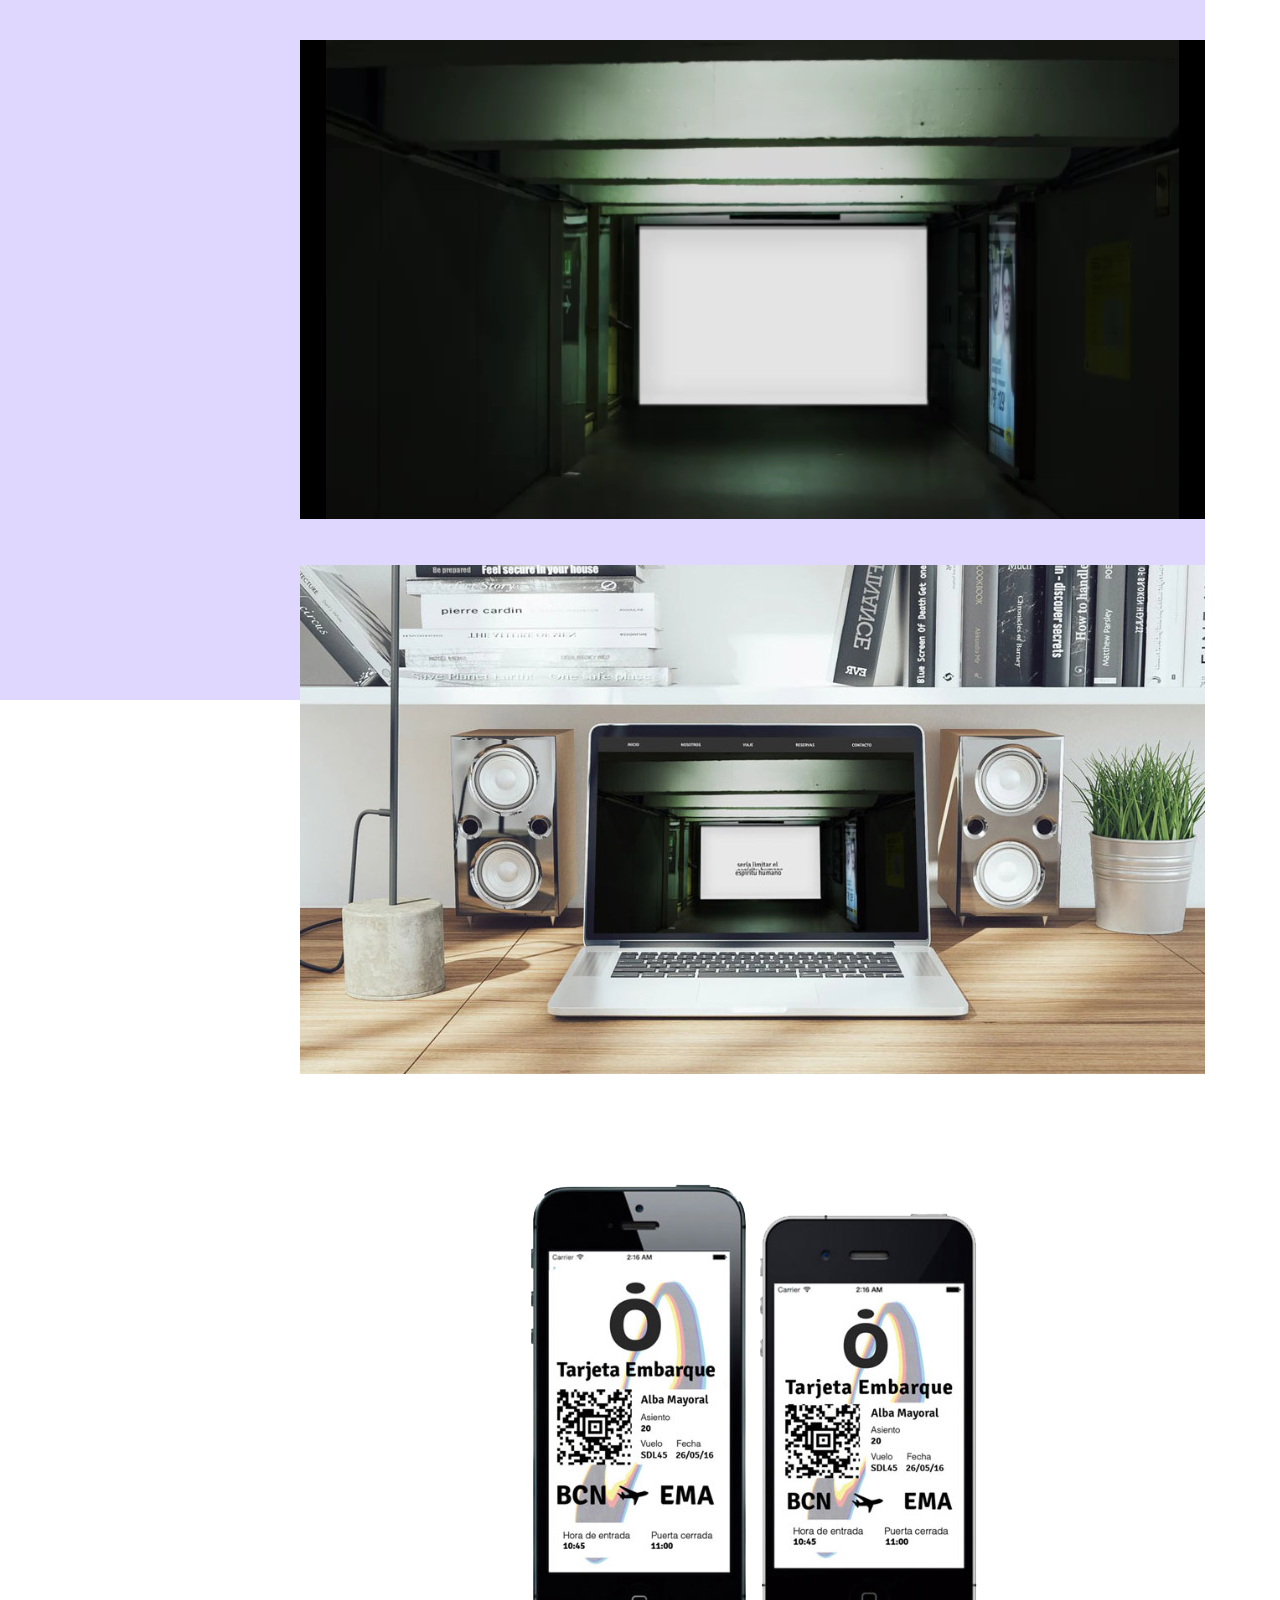
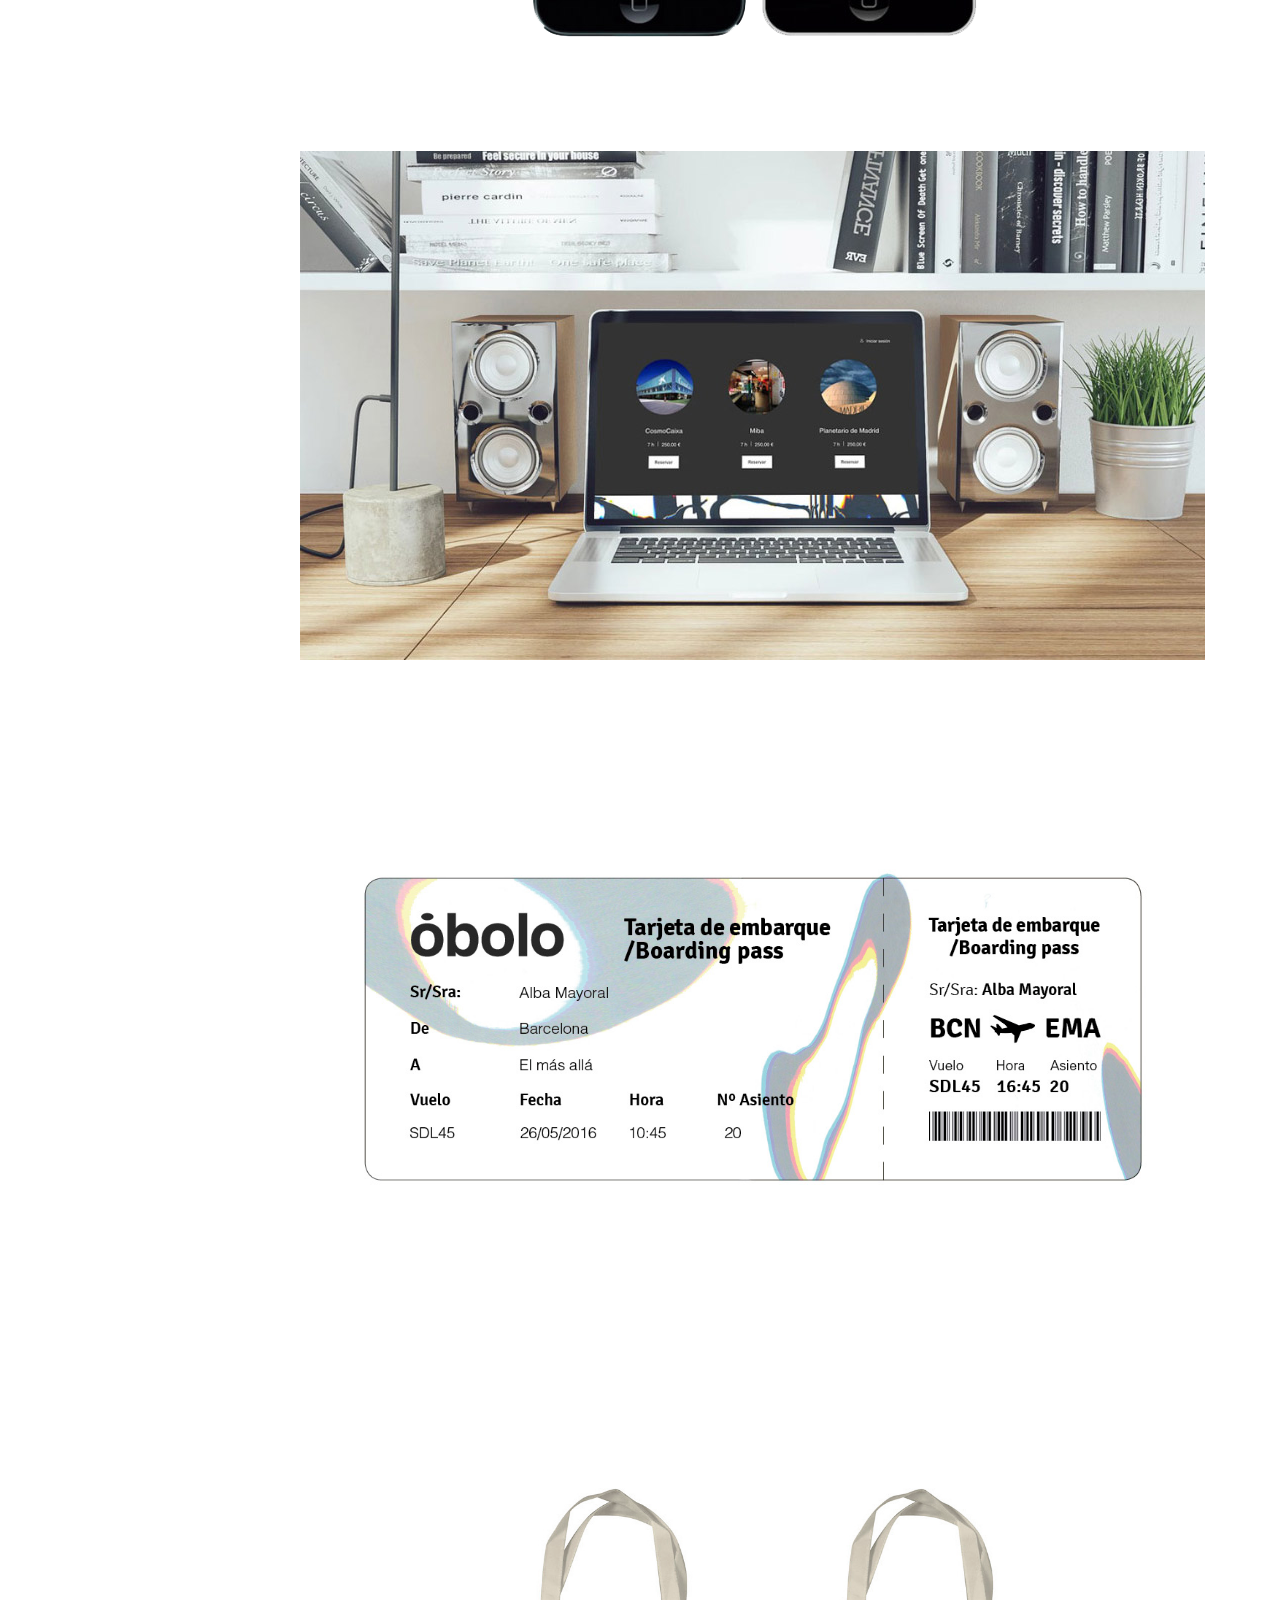
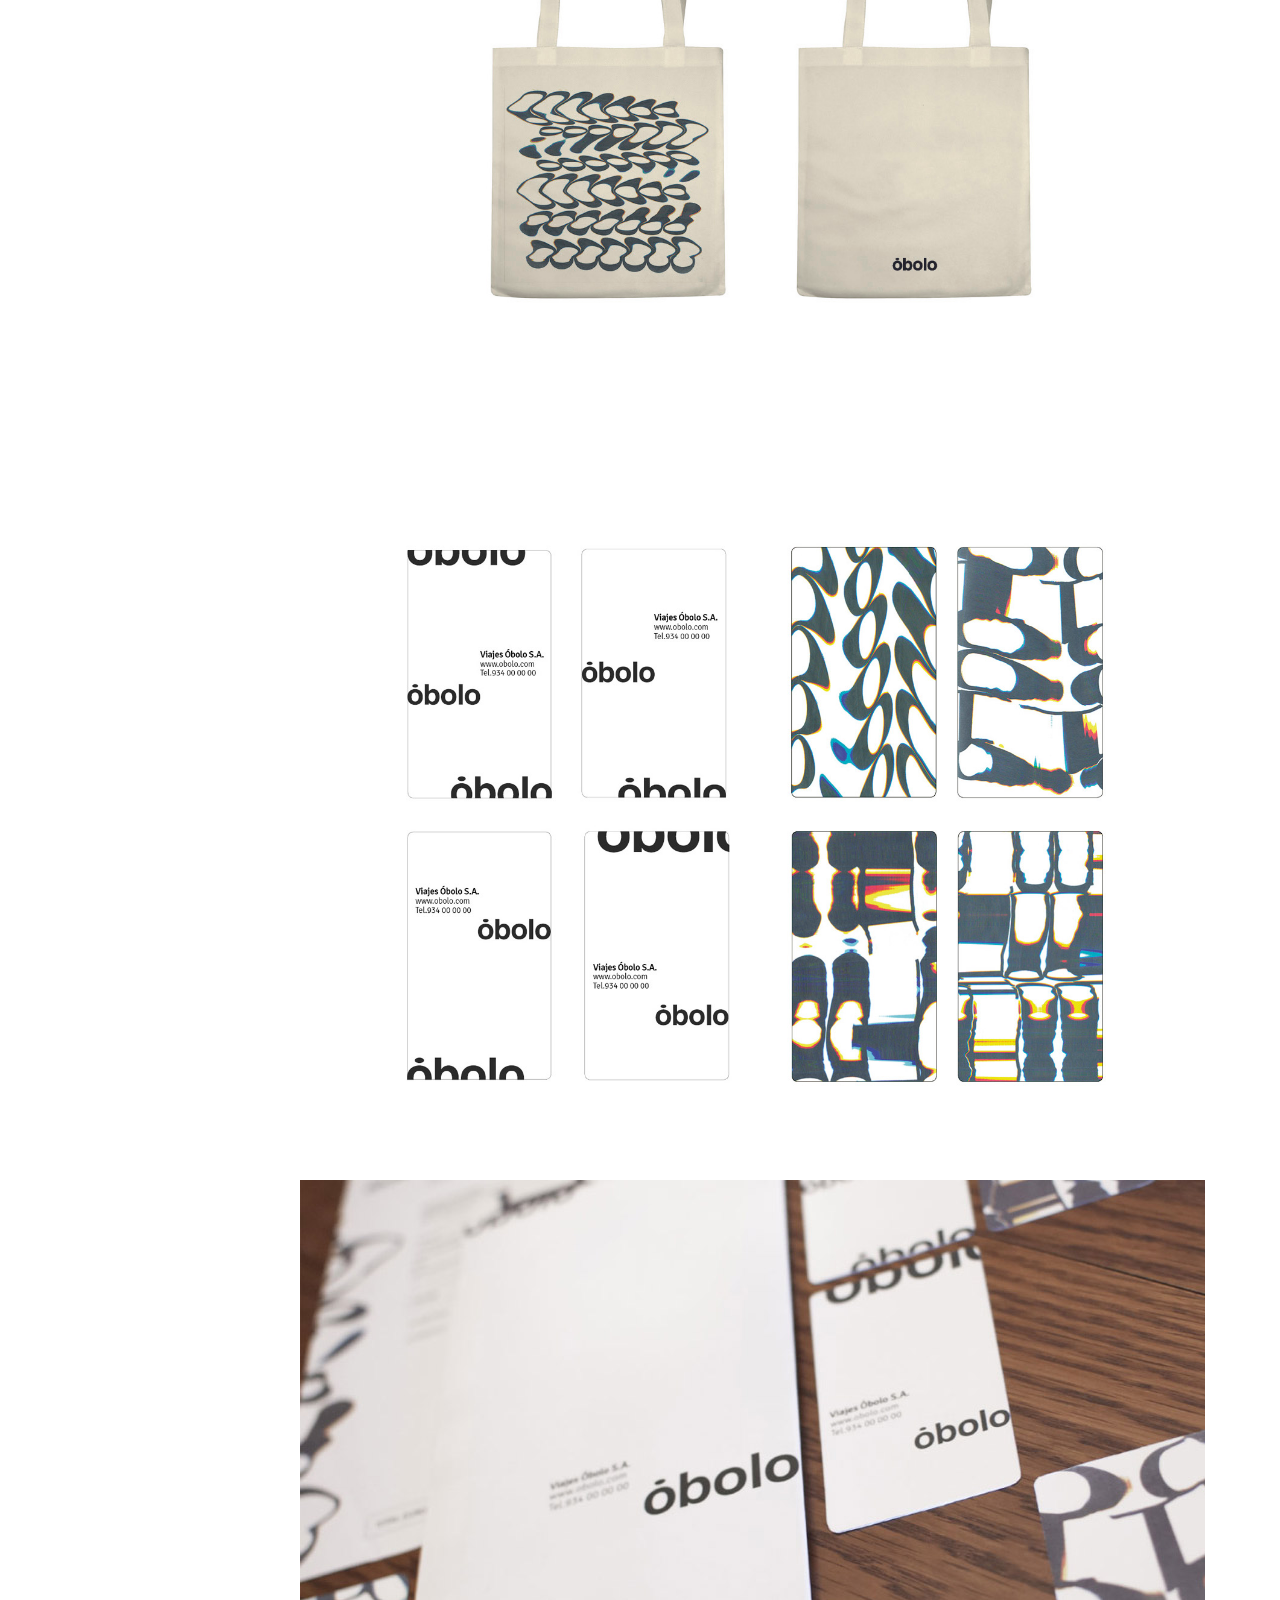
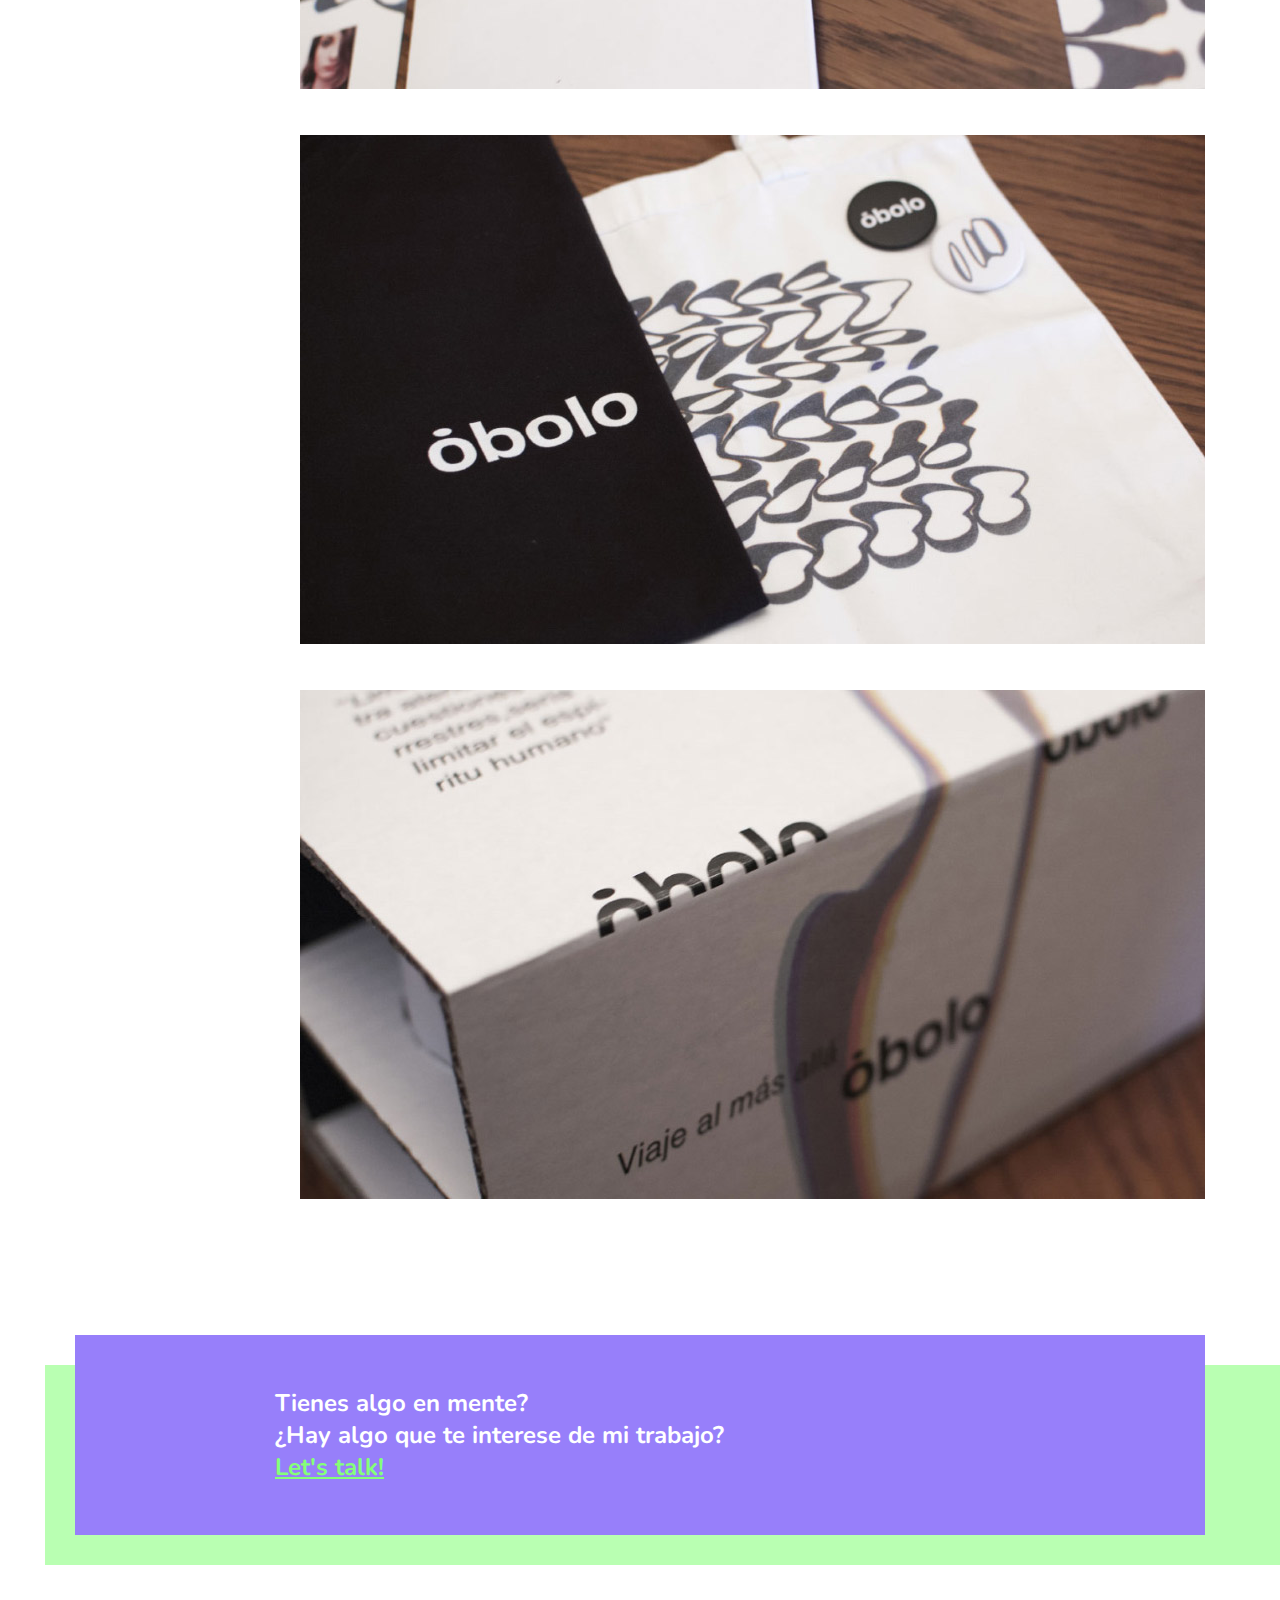
<file: caraa/obolo.html>
<!DOCTYPE html>
<html lang="es en">

    <head> 
        <meta charset="utf-8"/>
        <meta name='viewport' content="width=device-width, initial-scale=1.0">
        <meta http-equiv="X-UA-Compatible" content="ie=edge">
        <title>Cara A - Obolo</title>
        <link rel="stylesheet" href="../style.css">
        <link href="https://fonts.googleapis.com/css?family=Nunito:400,700,700i|Roboto:300,300i,400,400i,700,700i" rel="stylesheet">
    </head>

    <body class="wrapper">
    
        <div class="wrapper2">
            <div class="background bg-purple"></div>
            <div class="background2 bg-purple"></div>
            <div class="background3 bg-purple"></div>
            <div class="background4 bg-purple"></div>
            <div class="background5 bg-purple"></div>
            
            <header class="wrapper header">
                <h6 class="titulo">
                    <a href="file:///Users/albamunch/Desktop/index/index.html" class="c-gray"> Hola! Soy Alba.</a>
                </h6>
                <div class="menu">
                    <img src="caraa_int/menu2.svg" alt="menu"/>
                </div> 
                <nav class="navigation c-white">
                    <ul>
                        <li><a href="caraa.html#" class="a2">Cara A:Portfolio</a></li>
                        <li><a href="../carab/carab.html#" class="a2">Cara B:Proyectos personales</a></li>
                        <li><a href="../index.html" class="a2">Bio</a></li>
                        <li><a href="#hi" class="a2">Say Hi!</a></li>                        
                    </ul>
                </nav>               
            </header>

            <main>
                <section class="wrapper flex-row">
                    <div class="half-column">
                        <h1 class="c-lila padding">Obolo</h1>
                        <div class="h4 padding">
                            2016
                        </div>
                        <br>    
                        <div class="ems padding">
                            <em class= "h5 c-lila"> /Art Direction /Branding /Design</em>
                        </div> 
                                
                        <div class="texto padding">
                            <h2 class="proyecto">Objetivo del proyecto</h2>
                            <p class=>Obolo es el resultado de la búsqueda de una solución a la realidad humana 
                                de <em class="decoration">la vida y la muerte, la conexión de estas dos realidades.</em> </p>
                        </div> 
                        <br>                              
                        <div class="texto padding">
                            <h2 class="proyecto">Un servicio único</h2>
                            <p>Diseño y proyección de una agencia de viajes; Viajes Óbolo S.A., enfocada a un turismo determinado; 
                                <em class="decoration">Los viajes al más allá.</em> Óbolo es un servicio único, innovador y pionero, la humanidad está 
                                evolucionando, la curiosidad y el factor cultural, es un valor fundamental para nuestra marca, 
                                en Óbolo el conocimiento está por encima del ocio, y por ello nuestras sedes siempre están en consonancia 
                                con este atributo. </p>
                        </div>
                    </div>
                        
                    <div class="wrapper3">
                        <img src="./obolo/1.jpg" alt="Una imagen que intenta explicar la conexión entre la vida y la muerte." />
                            
                        <div class="margin">
                            <img src="./obolo/interior3.jpg" alt="Render de la representación de una de las vistas de la sala dónde se realizan los viajes de la Agencia de Óbolo." />
                        </div>
                            
                        <div class="margin">
                            <img src="./obolo/interior4.jpg" alt="Render de la entrada a la Agencia de Óbolo, la recepción." />
                        </div>
                            
                        <img src="./obolo/interior.png" alt="Render de la vista alzada de todo el espació, recepción y sala de viajes al más allá.  "/>
                                               
                    </div> 
                    <br>
                    <div class="margin half-column">                             
                        <div class="texto padding">
                            <br>
                            <h2 class="proyecto">Referentes conceptuales</h2>
                            <p><em class="decoration">1. Platón:</em> El destino del alma no es el mundo corporal, sino el mundo espiritual. <em class="decoration">2. El inframundo:</em> El Reino de Hades, dónde van 
                            las almas tras pagar al barquero Caronte. <em class="decoration">3.Experiencia extra-corporal:</em> 
                            Es el llamado desprendimiento del cuerpo, pero simplemente es un cambio de conciencia del 
                            cuerpo físico al cuerpo astral. <em class="decoration">4. La gándula pineal:</em> Es una glándula que se encuentra en el 
                            centro del cerebro de los vertebrados. Produce una sustancia llamada DMT (dimetiltriptamina), 
                            que se libera cuando estamos soñando. El DMT, tiene efecto en la conciencia y provoca 
                            experiencias “místicas”.</p>
                        </div>
                    </div>

                    <div class="wrapper3">
                        <img src="./obolo/referentes.jpg" alt="Imagen en blanco y negro dónde vemos los 4 referentes conceptuales." />                               
                    </div> 
                    <br>
                    <div class="margin half-column">
                        <br>
                        <div class="texto padding">
                            <h2 class="proyecto">Os presento a Alberto:</h2>
                            <p>Tiene un alto poder adquisitivo, consume productos exclusivos y los disfraza con una justificación 
                            espiritual. Alberto es informal pero ambicioso, de gustos muy refinados y está completamente 
                            integrado en la sociedad de la información. Vive en núcleos urbanos y <em class="decoration">su motivación para probar 
                            Óbolo es vivir un viaje único y auténtico, un hallazgo personal que le ayude a reflejar su gusto 
                            excéntrico y culto.</em></p>
                        </div>
                    </div>

                    <div class="wrapper3">
                            <img src="./obolo/target.jpg" alt="Imagenes de Alberto y sus gustos, dónde trabaja, dónde vive y lo que más le gusta: Viajar." />                               
                    </div>

                    <div class="margin half-column">
                        <br>
                        <div class="texto padding">
                            <h2 class="proyecto">Desarrollo de la marca</h2>
                            <p>La marca se compone de colores luz, y las formas ovaladas e irregulares que se presentan en la naturaleza. 
                                Los patterns representan la deformación de la realidad.  
                            </p>
                        </div>
                    </div>

                    <div class="wrapper3">

                        <img src="./obolo/a-01.jpg" alt="Tipografía principal de la marca. La familia Helvética, neutral." />
                        
                        <div class="margin">
                            <img src="./obolo/a-02.jpg" alt="Tipografía principal de la marca, Signika, por sus formas ovaladas." />
                        </div>
        
                        <div class="margin">
                            <img src="./obolo/a-03.jpg" alt="Logotipo de Óbolo."/>
                        </div>
        
                        <div class="margin">
                            <img src="./obolo/a-04.jpg" alt="Imagotipo de óbolo." />
                        </div>
        
                        <div class="margin">
                                <img src="./obolo/pattern.jpg" alt="Imagen de los patterns que utiliza Óbolo en la parte gráfica; Formas redondeadas y deformadas del Glitch." />
                        </div>                              
                    </div> 

                    <div class="margin half-column">
                        <div class="texto padding">
                            <br>
                            <h2 class="proyecto">¿De dónde viene “Óbolo”?</h2>
                            <p>Óbolo es una palabra de la antigua Grecia, la cual pone nombre a las monedas con las que cubrían los ojos a 
                            los difuntos para poder pagar al barquero, que llevaba sus almas al reino de Hades. Gracias a los referentes 
                            conceptuales, la marca ha tomado la vía espiritual, es decir, <em class="decoration"> el más allá según muchas doctrinas, 
                            el cuerpo humano no tiene cabida, la mente es la viajera. </em></p>
                        </div>
                    </div>

                    <div class="wrapper3"> 

                        <video src="./obolo/youtube2.mp4" autoplay muted loop></video>
                               
                        <div class="margin">
                            <img src="./obolo/desktop2.jpg" alt="Página de inicio con el vídeo promopcional vesión desktop." />
                        </div>

                        <div class="margin">
                                <img src="./obolo/movweb.png" alt="La tarjetas de embarque que se envían online a tu móvil para entregar en recepción." />
                        </div>

                        <div class="margin">
                            <img src="./obolo/desktop.jpg" alt="Cómo se ve la página para comprar los tickets vesión desktop" />
                        </div>

                        <div class="margin">
                                <img src="./obolo/embarque.jpg" alt="Tarjeta de embarque para pasar a la experiencia." />
                        </div>
    
                        <div class="margin">
                            <img src="./obolo/bolsa.jpg" alt="Bolsa regalo de la experincia Óbolo para el cliente." />
                        </div>
    
                        <div class="margin">
                            <img src="./obolo/tarjetas.jpg" alt="Tarjetas de Óbolo, dónde vemos que se juega con el cambio de patterns y disposición de los elementos tipográficos." />
                        </div>

                        <div class="margin">
                            <img src="./obolo/tarjeta.jpg" alt="Imágen detalle papelería, tarjetas de empleado, sobres, papel uso interno." />
                        </div>
                                    
                        <div class="margin">
                            <img src="./obolo/bolso.jpg" alt="Imágen detalle camiseta trabajador con el logo y totebag."/>
                        </div>

                        <div class="margin">
                            <img src="./obolo/detallepack.jpg" alt="Detalle del packaging para la bebida con la quie se realiza el viaje al más allá."/>
                        </div>

                    </div> 

                </section>
                <div class="wrapper contact margin">
                    <a name="hi"></a>
                    <div class="contact_bottom bg-green-lime"></div>
                    <div class="contact_inside bg-lila">
                        <h2 class="h2 c-white">Tienes algo en mente? <br>
                            ¿Hay algo que te interese de mi trabajo?<br>
                            <a href="mailto:mayoral.alba@gmail.com?subject=Say Hi to me!" class="c-green-lime" target="_blank">Let's talk!</a>
                        </h2>
                    </div> 
                </div>        
            </main>        
        </div>
        <script src="../app.js"></script>
    </body>
</html>
</file>
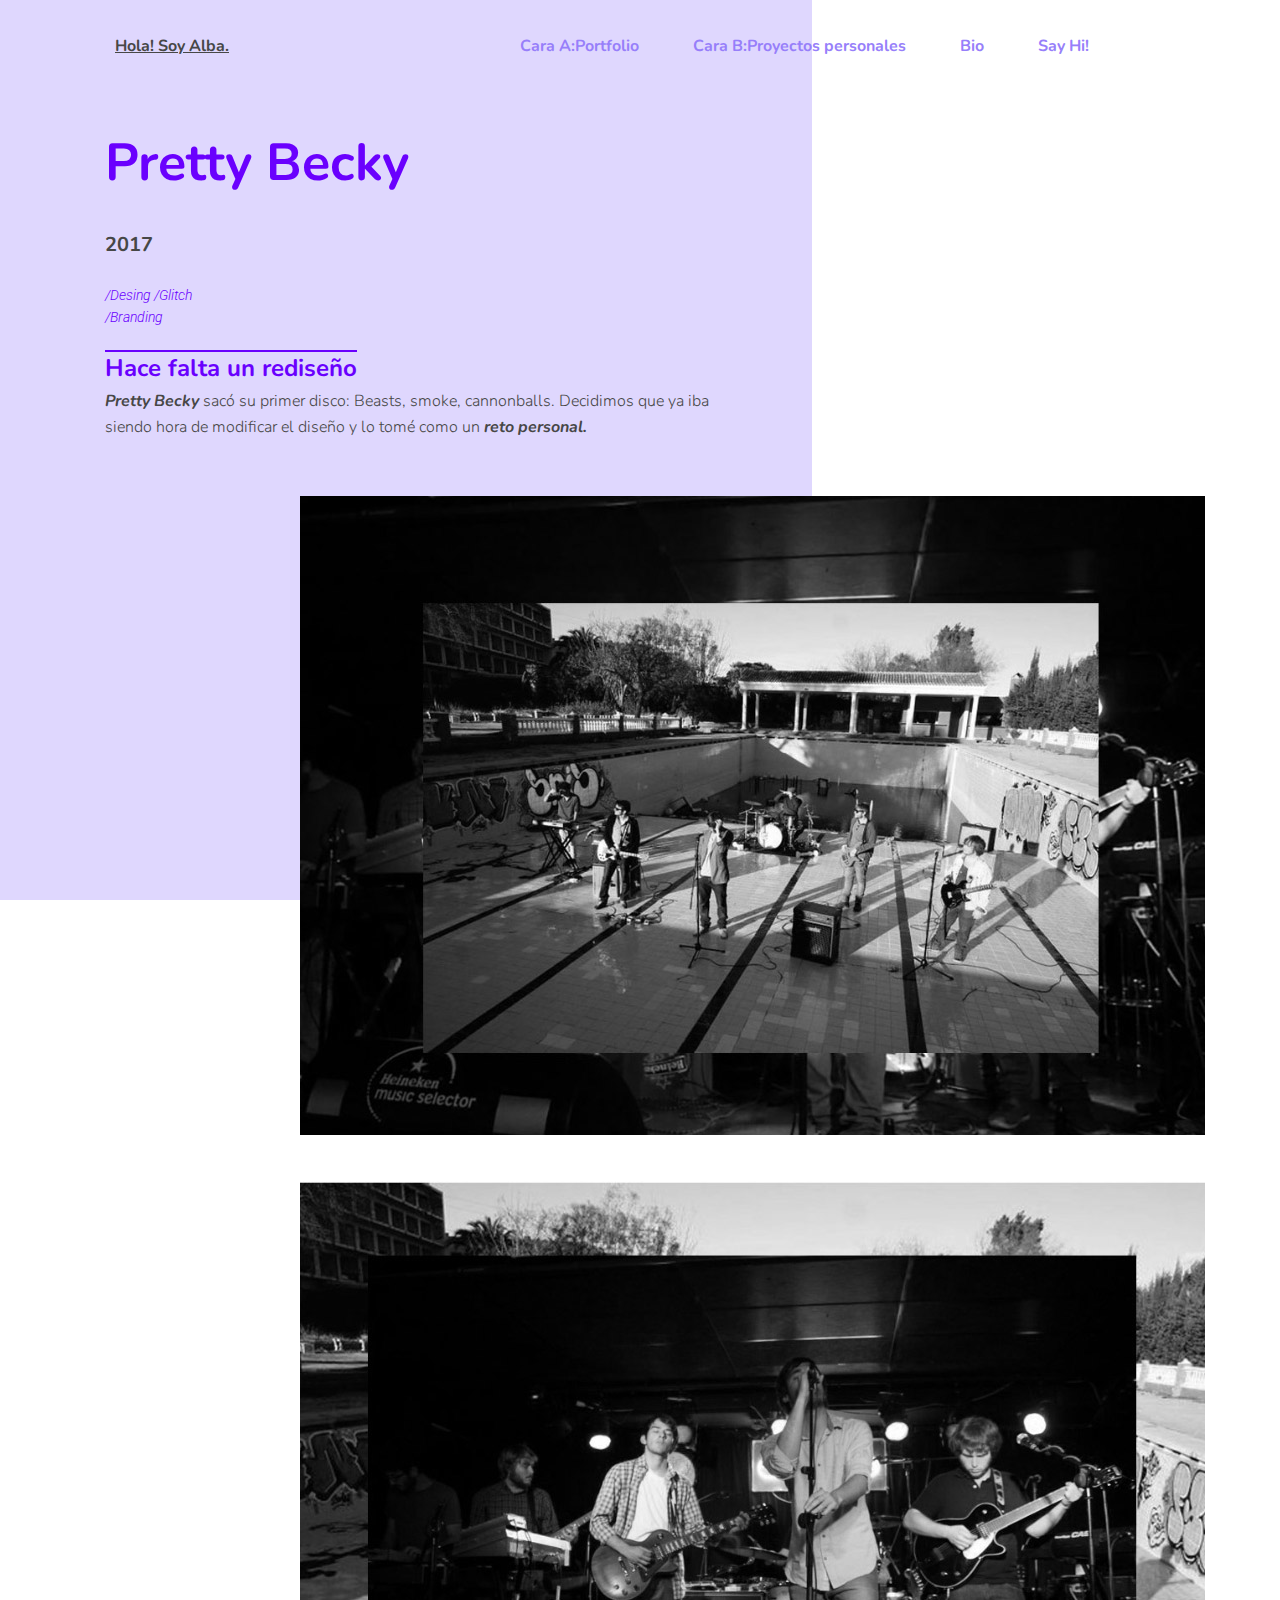
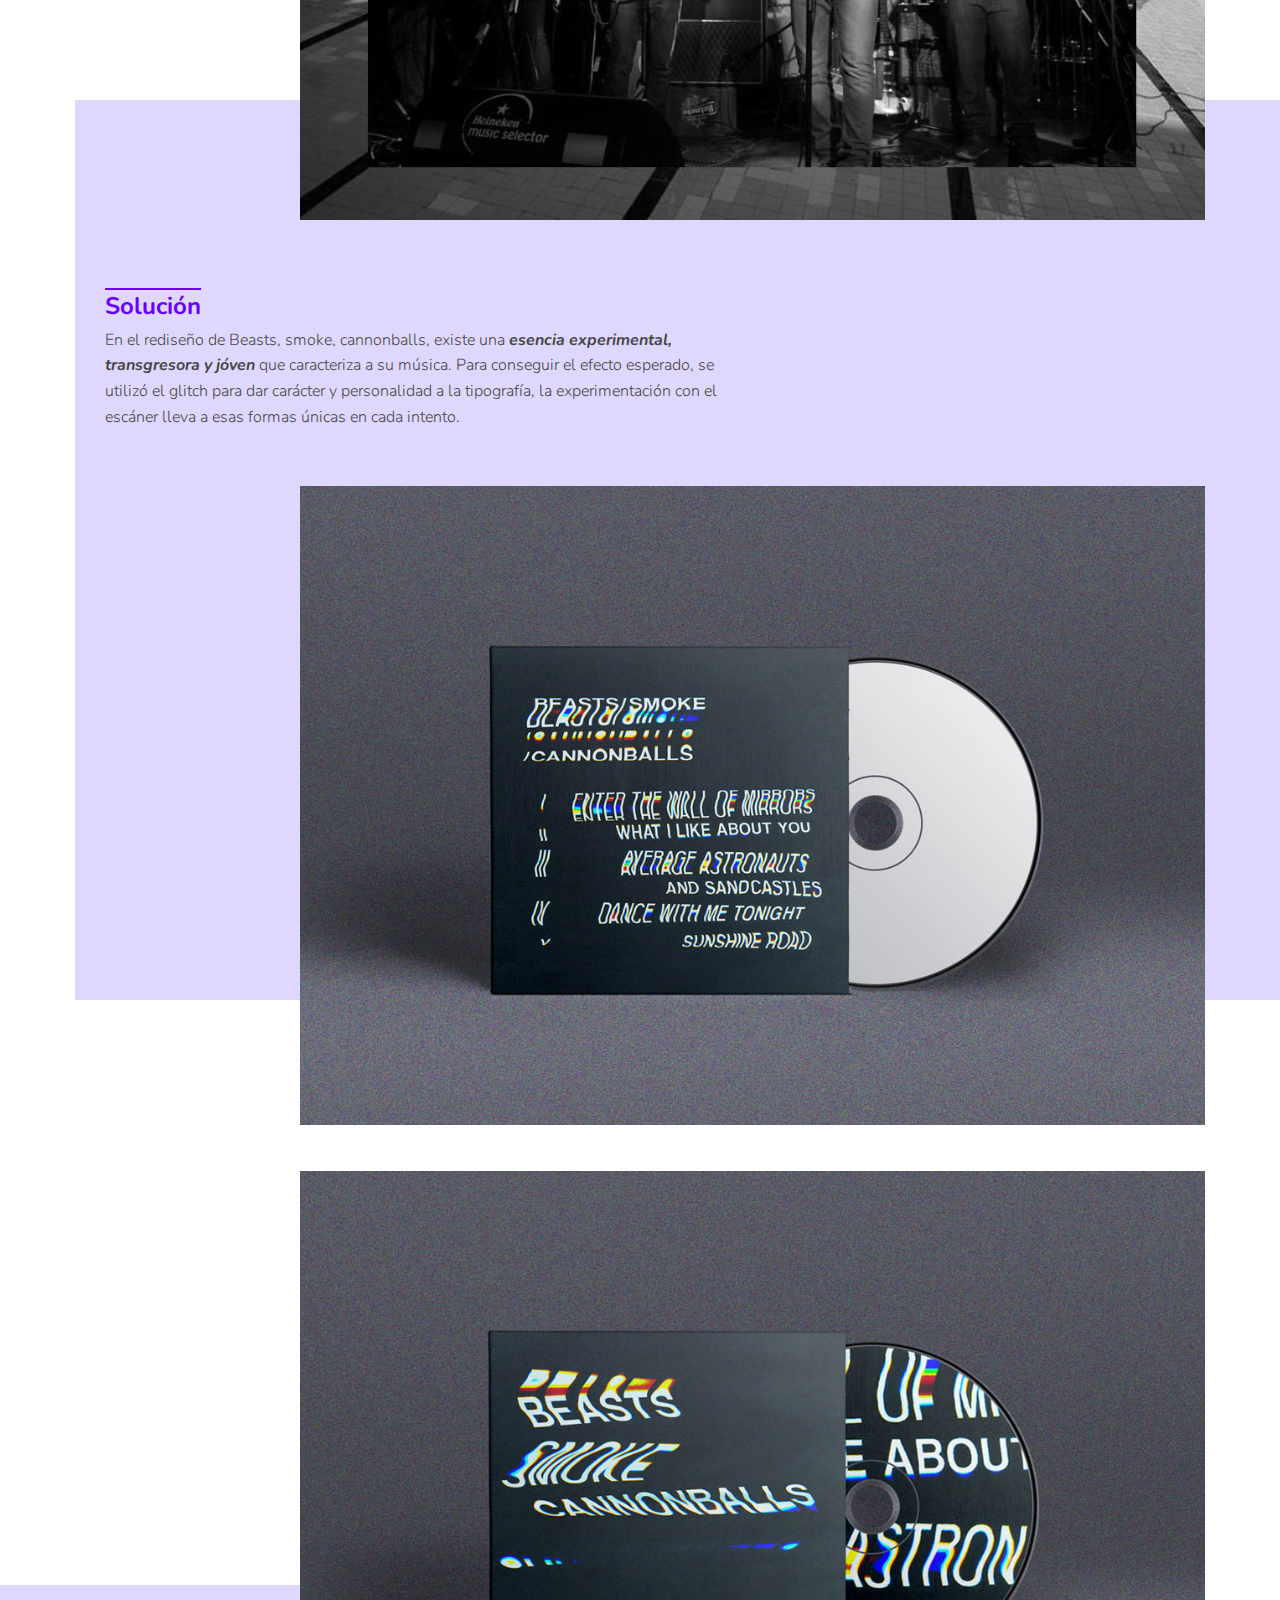
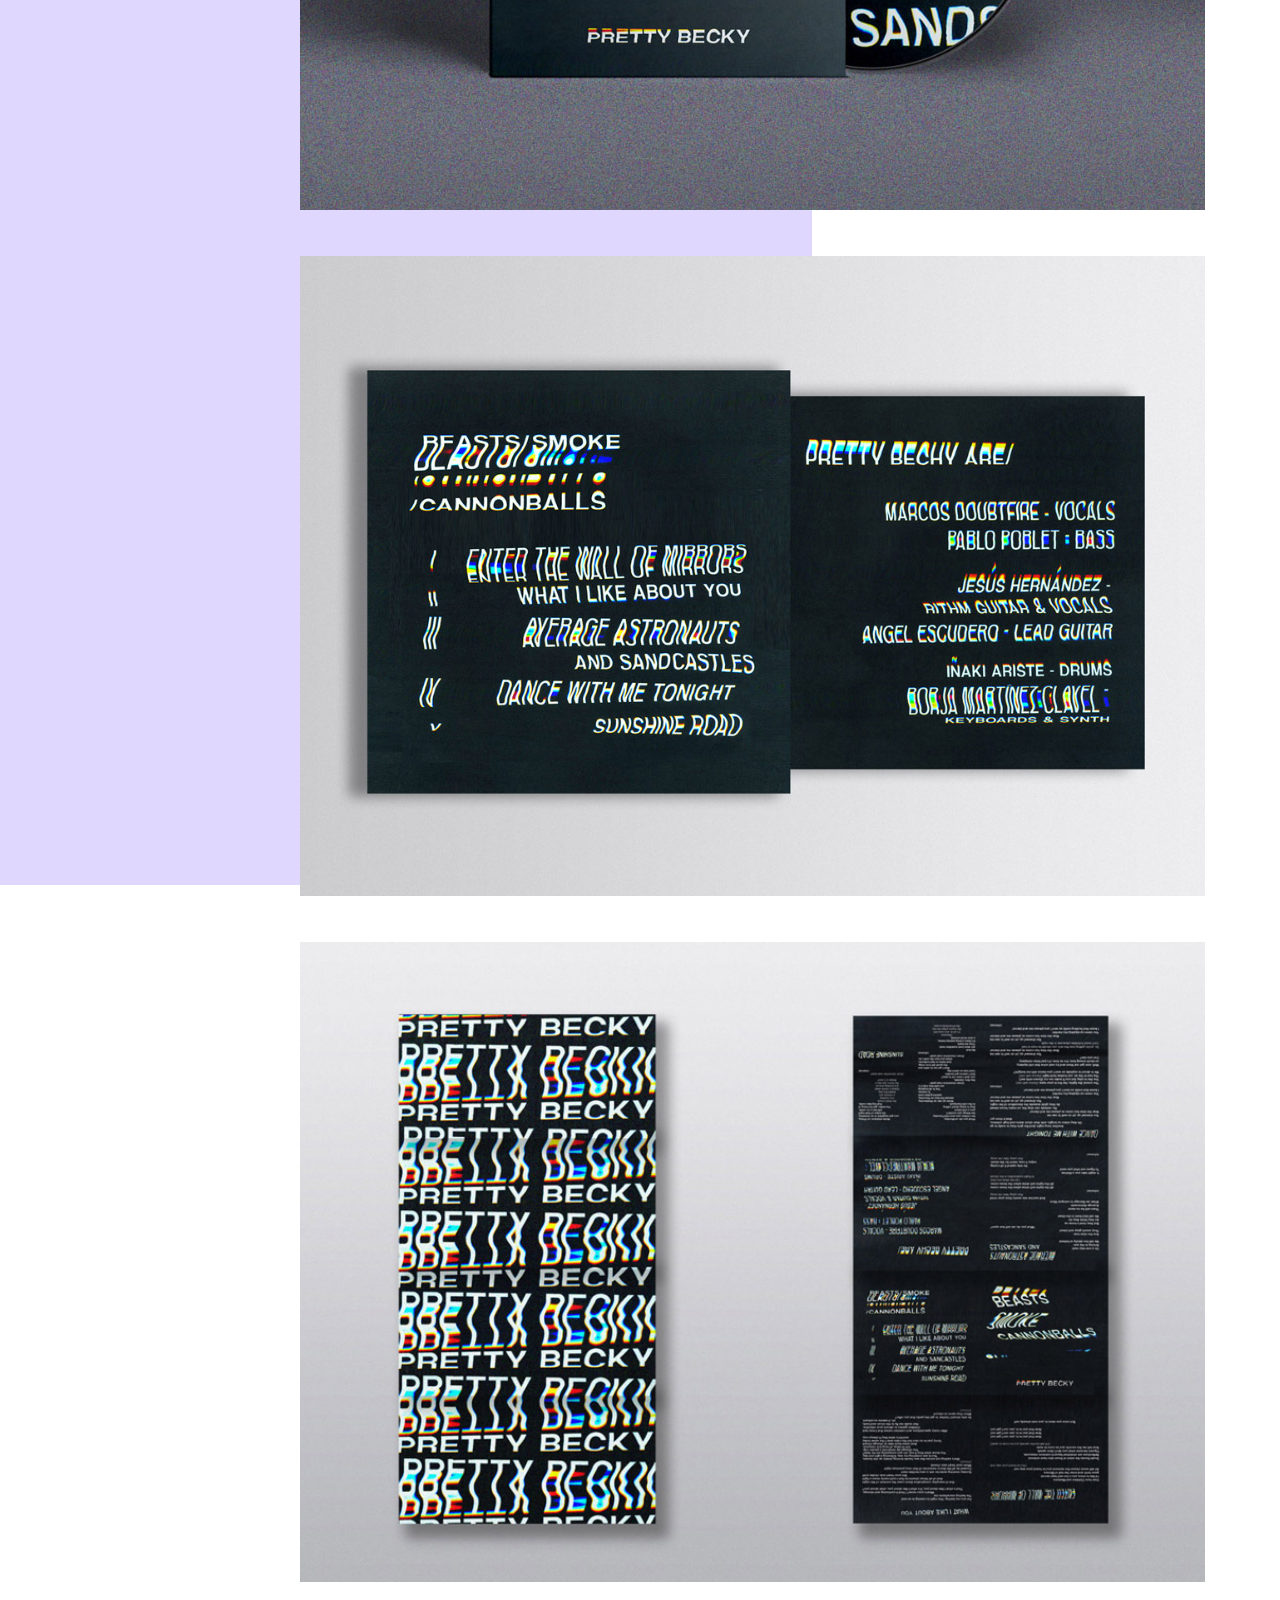
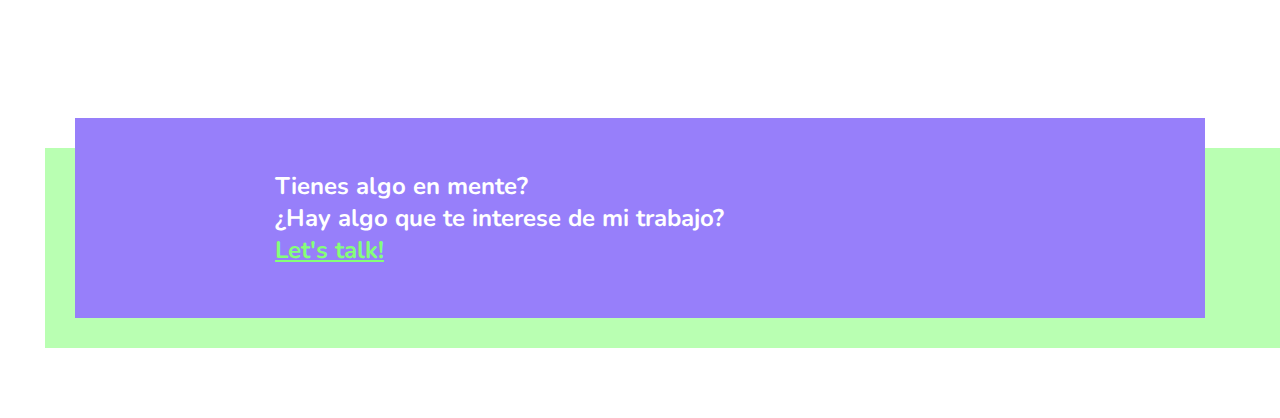
<file: caraa/prettybecky.html>
<!DOCTYPE html>
<html lang="es">

    <head> 
        <meta charset="utf-8"/>
        <meta name='viewport' content="width=device-width, initial-scale=1.0">
        <meta http-equiv="X-UA-Compatible" content="ie=edge">
        <title>Cara A - Pretty Becky</title>
        <link rel="stylesheet" href="../style.css">
        <link href="https://fonts.googleapis.com/css?family=Nunito:400,700,700i|Roboto:300,300i,400,400i,700i" rel="stylesheet">
    </head>

    <body class="wrapper">
    
        <div class="wrapper2">
            <div class="background bg-purple"></div>
            <div class="background2 bg-purple"></div>
            <div class="background3 bg-purple"></div>
            
            <header class="wrapper header">
                <h6 class="titulo">
                    <a href="../index.html" class="c-gray"> Hola! Soy Alba.</a>
                </h6>
                <div class="menu">
                    <img src="caraa_int/menu2.svg" alt="menu"/>
                </div> 
                <nav class="navigation c-white">
                    <ul>
                        <li><a href="caraa.html#" class="a2">Cara A:Portfolio</a></li>
                        <li><a href="../carab/carab.html#" class="a2">Cara B:Proyectos personales</a></li>
                        <li><a href="../index.html" class="a2">Bio</a></li>
                        <li><a href="#hi" class="a2">Say Hi!</a></li>  
                                              
                    </ul>
                </nav>               
            </header>

            <main>
                <section class="wrapper flex-row">
                    <div class="half-column">
                        <h1 class="c-lila padding">Pretty Becky</h1>                       
                        <div class="h4 texto padding">
                            2017
                        </div>
                        <br>
                        <div class="ems padding">
                            <em class= "h5 c-lila">/Desing /Glitch /Branding</em>
                        </div> 
                        <div class="texto padding">
                            <h2 class="proyecto">Hace falta un rediseño</h2>
                            <p><em class="decoration">Pretty Becky</em> sacó su primer disco: Beasts, smoke, cannonballs.  
                            Decidimos que ya iba siendo hora de modificar el diseño y lo tomé como un <em class="decoration">reto personal.</em></p>
                        </div>
                    </div>

                    <div class="wrapper3">
                        <img src="./prettybecky/grupo.jpg" alt="Imagen grupo en blanco y negro en una piscina para su disco." />
                            
                        <div class="margin">
                            <img src="./prettybecky/concierto.jpg" alt="Imagen grupo en blancy negro en un concierto." />
                        </div>
                        
                    </div>
                    
                    <div class="margin half-column">
                        <div class="texto padding">
                                <h2 class="proyecto">Solución</h2>
                                <p>En el rediseño de Beasts, smoke, cannonballs, existe una <em class="decoration">esencia experimental, transgresora y jóven</em> 
                                    que caracteriza a su música. Para conseguir el efecto esperado, se utilizó el glitch para dar 
                                    carácter y personalidad a la tipografía, la experimentación con el escáner lleva a esas formas únicas 
                                    en cada intento.</p>
                        </div>
                    </div>

                    <div class="wrapper3">
                        <img src="./prettybecky/contra.jpg" alt="Contra del cd, dónde encontramos el nombre de las canciones" />
                        <div class="margin">
                            <img src="./prettybecky/cover.jpg" alt="Cover del cd ¡, dónde se lee el nombre del cd: Pretty Becky - Beasts, smoke, cannonballs." />
                        </div>
                        <div class="margin">
                            <img src="./prettybecky/detail3.jpg" alt="Detalles diseño, la carátula y la contraportada en primer plano apra ver los detalles del efecto glitch hecho con el escáner." />
                        </div>
                        <div class="margin flex-row">                                                       
                            <div class="half-column3">
                                <img src="./prettybecky/poster1_427.jpg" alt="Póster parte de delante, si se despliega cómo se enseña en la imagen, están todas  las letras de las canciones" />    
                            </div>
                            <div class="half-column2">
                                <img src="./prettybecky/poster2_427.jpg" alt="Póster por la parte de detrás, es justamente un póster para colgar ne la habitación jugando con la repetición del logotipo del grupo Pretty Becky" />
                            </div>                                        
                        </div>
                    </div>                                
                </section>
                <div class="wrapper contact margin">
                    <a name="hi"></a>
                    <div class="contact_bottom bg-green-lime"></div>
                    <div class="contact_inside bg-lila">
                        <h2 class="h2 c-white">Tienes algo en mente? <br>
                            ¿Hay algo que te interese de mi trabajo?<br>
                            <a href="mailto:mayoral.alba@gmail.com?subject=Say Hi to me!" class="c-green-lime" target="_blank">Let's talk!</a>
                        </h2>
                    </div> 
                </div>
            </main>
        </div>
        <script src="../app.js"></script>
    </body>
</html>
</file>
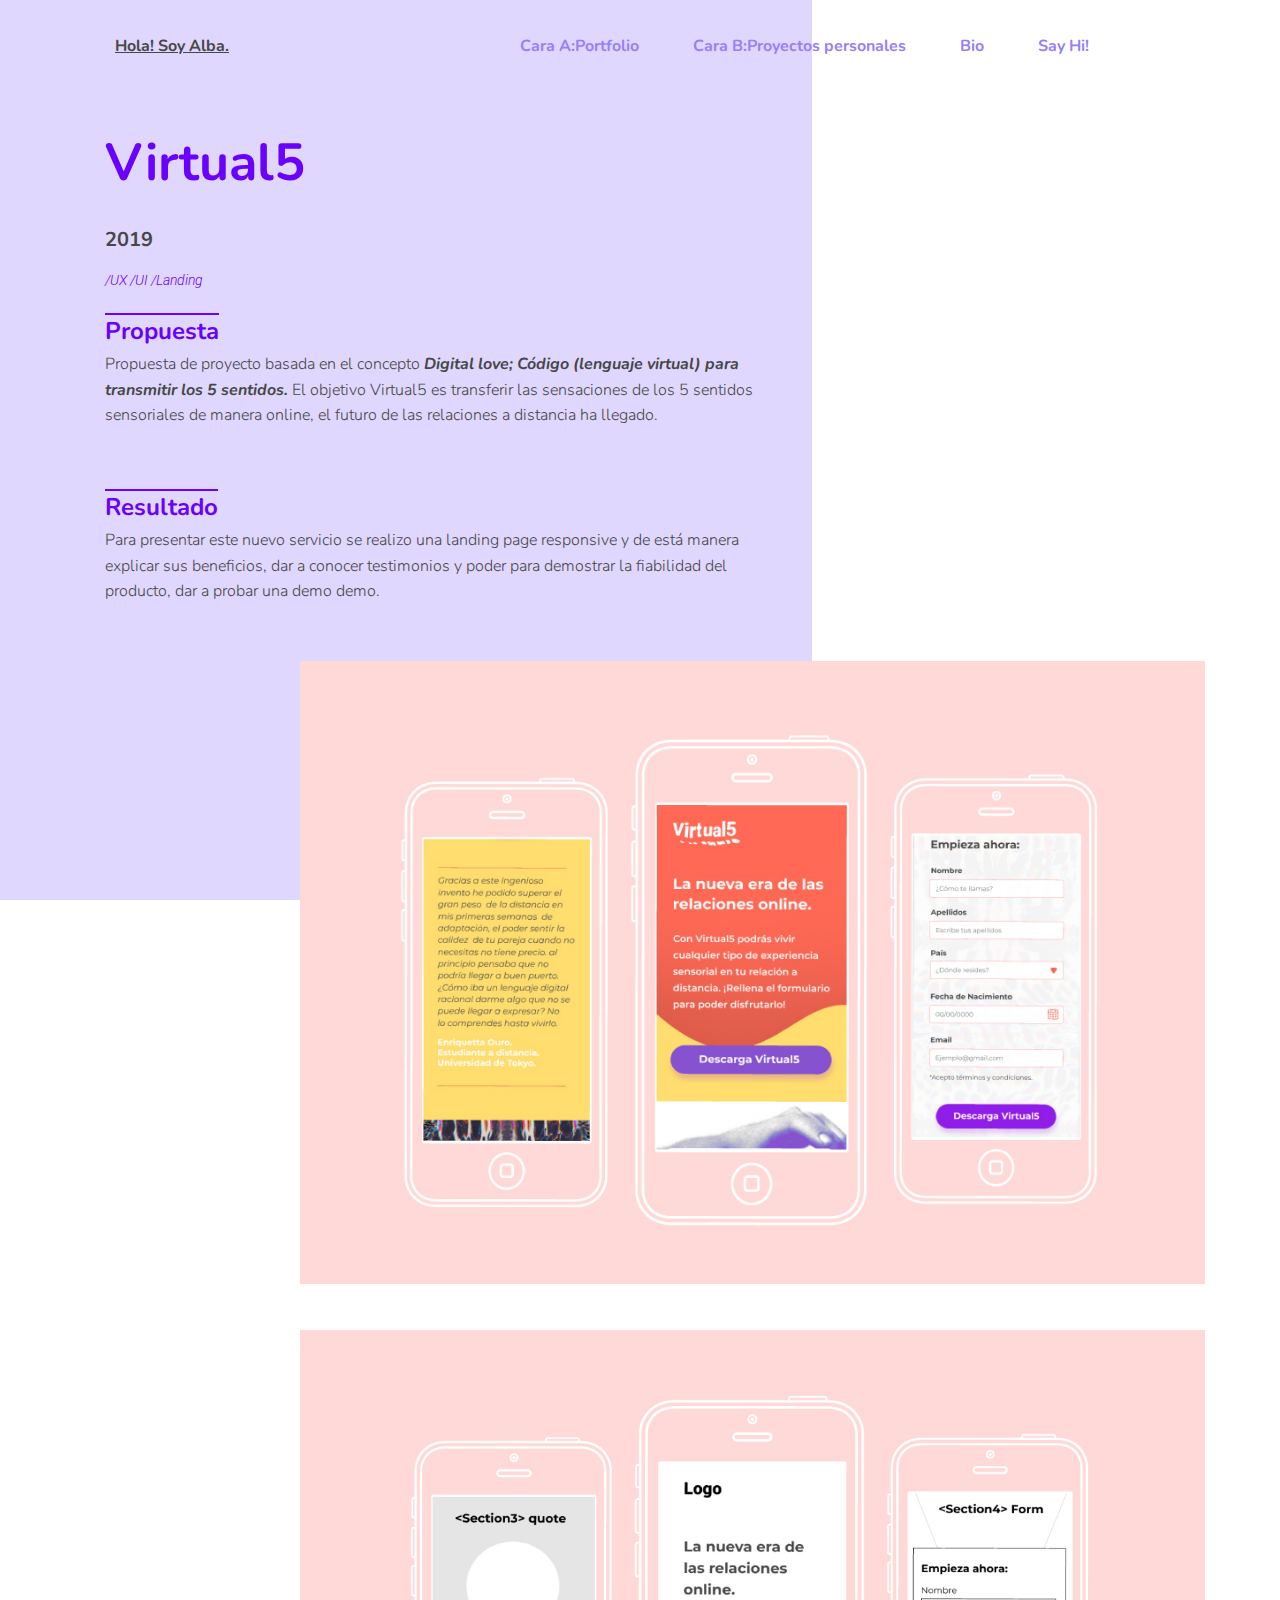
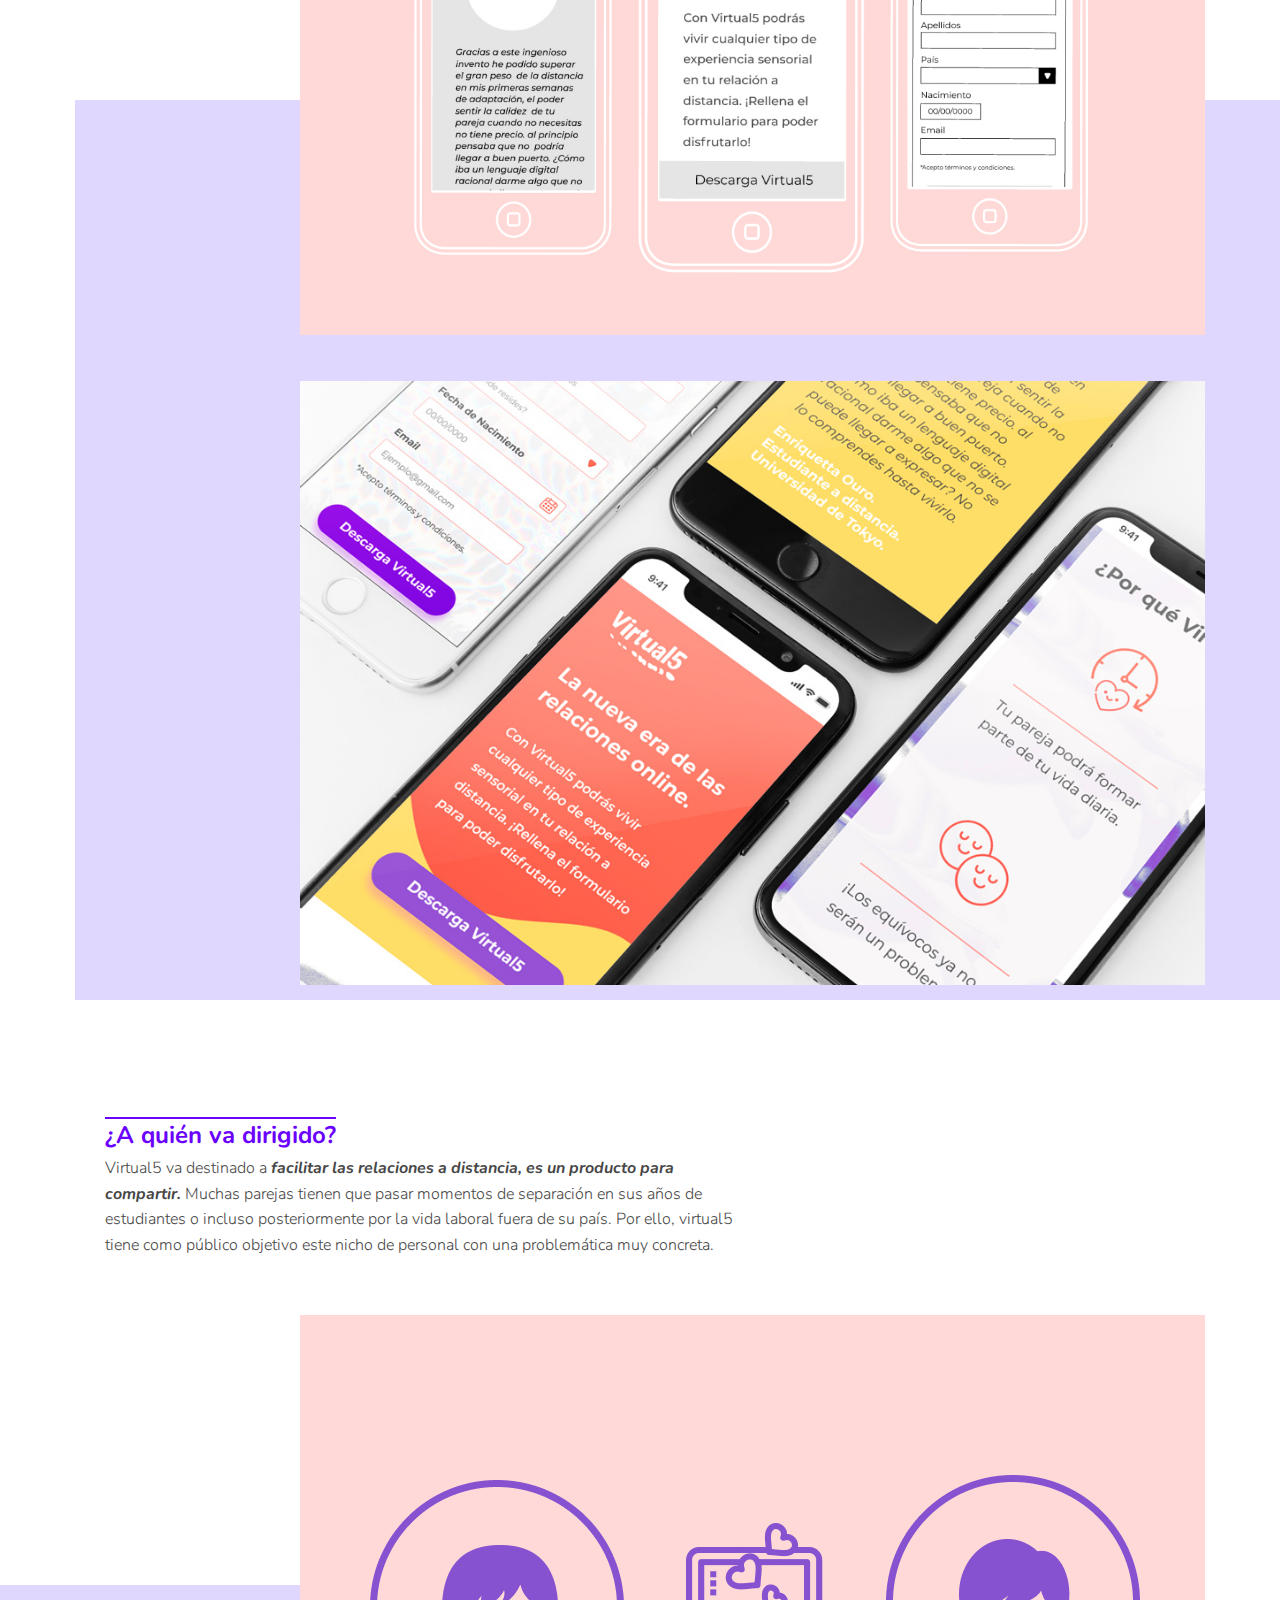
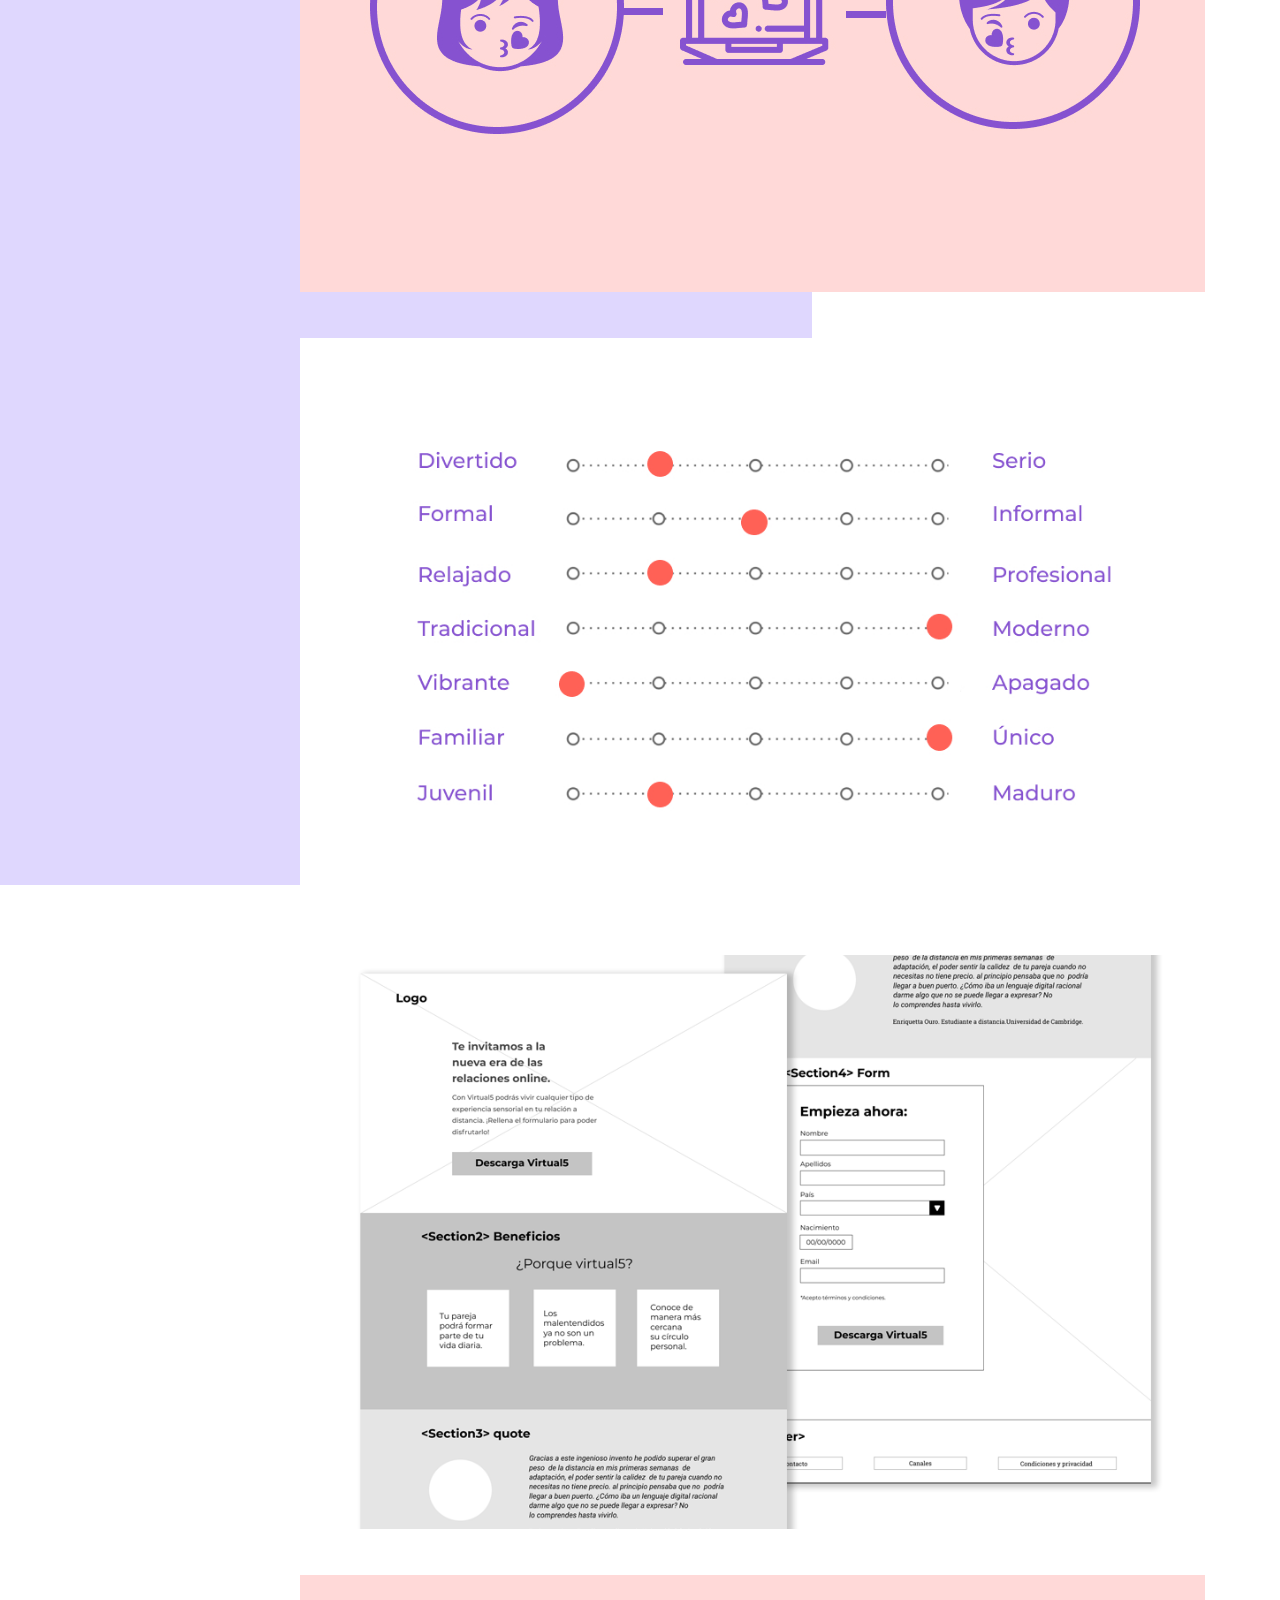
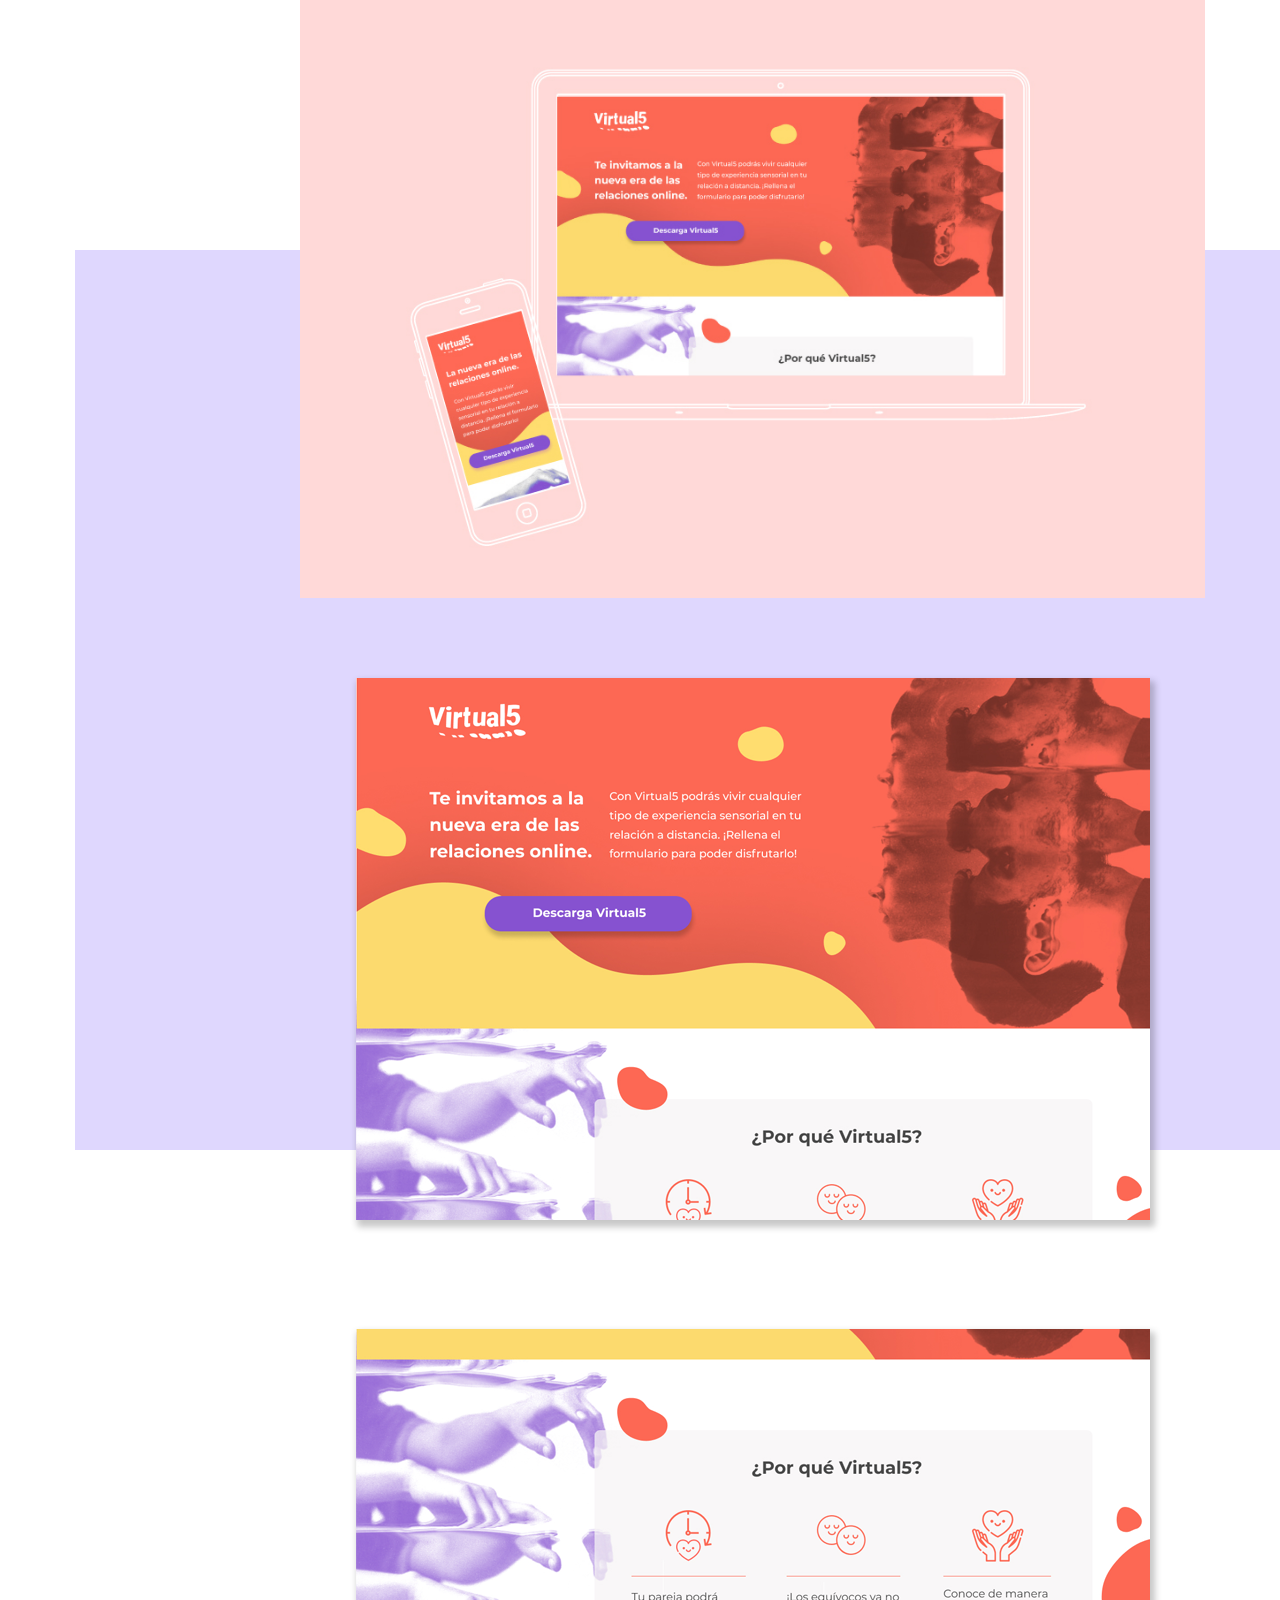
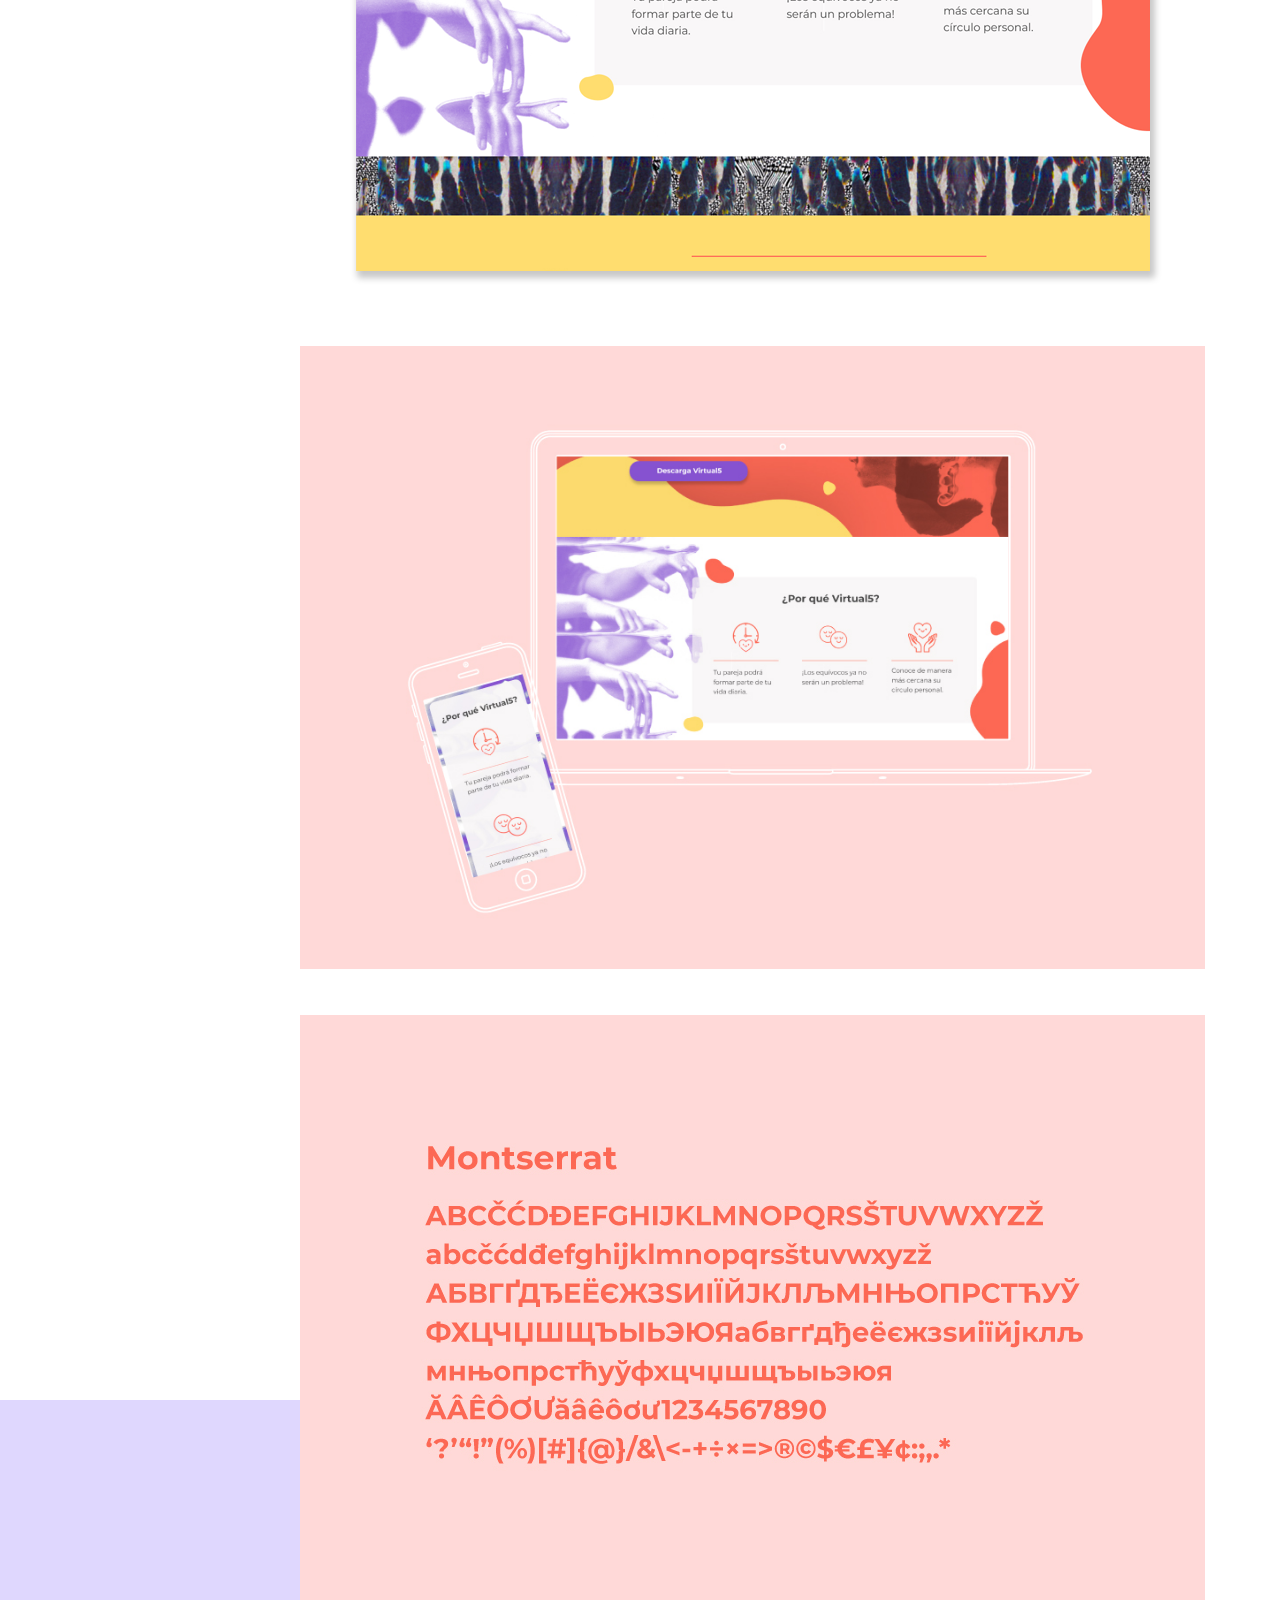
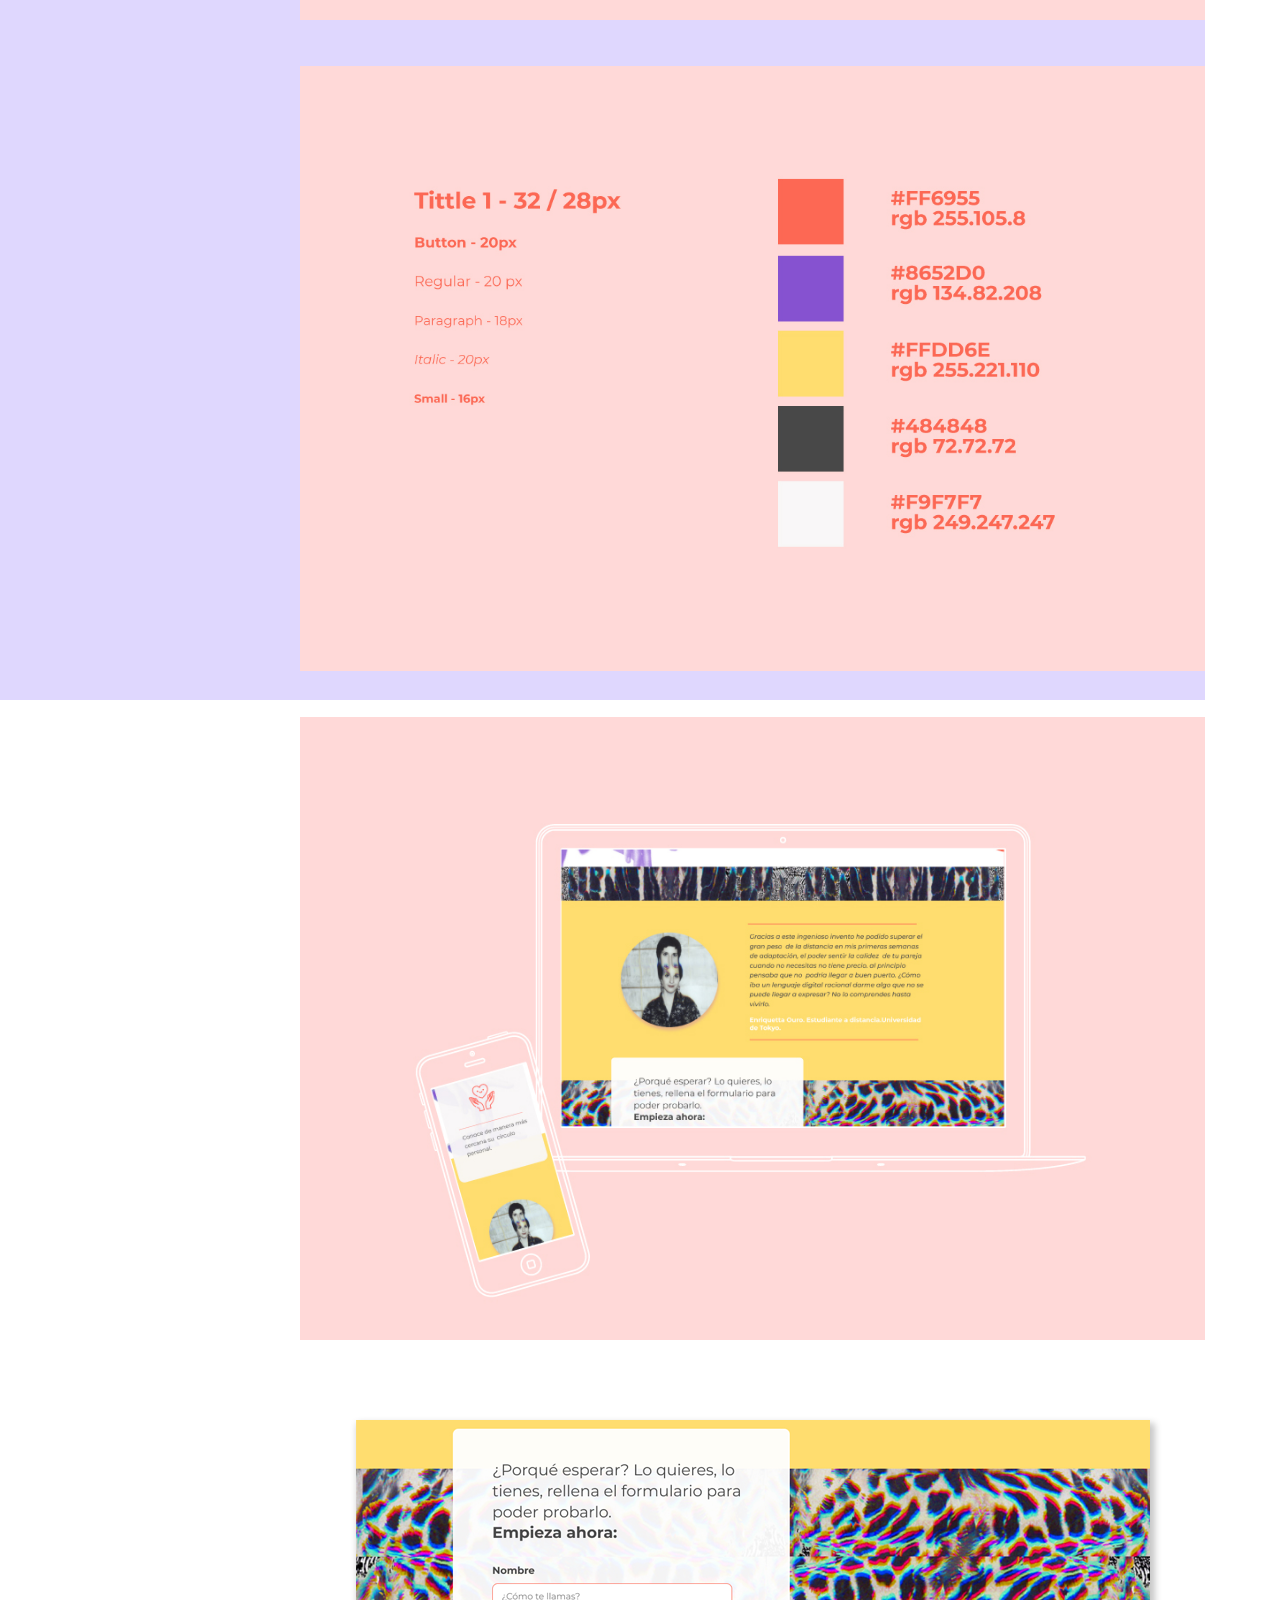
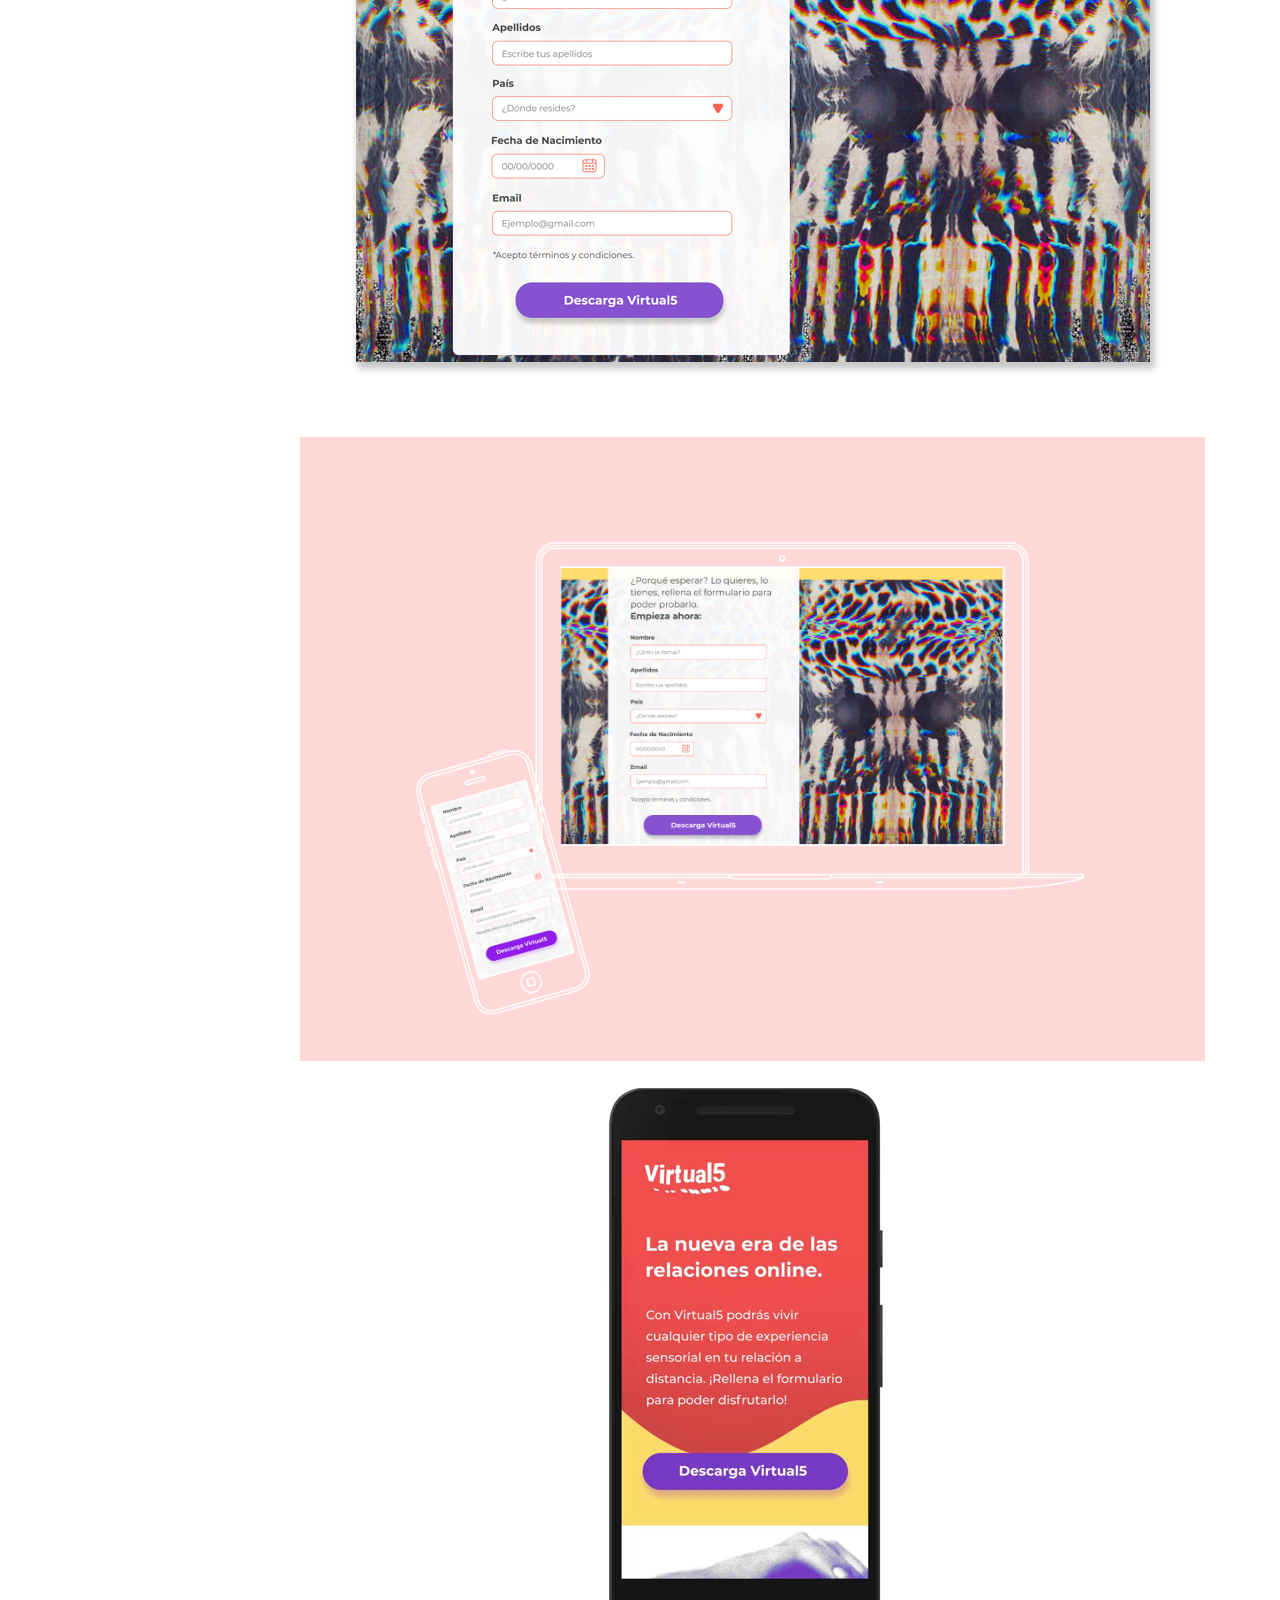
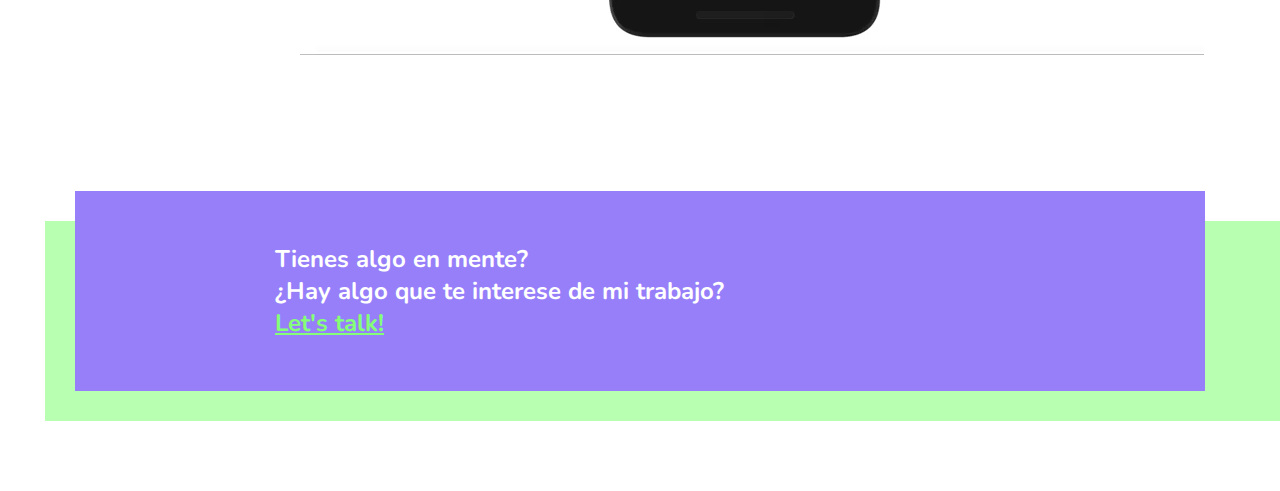
<file: caraa/virtual.html>
<!DOCTYPE html>
<html lang="es en">

    <head> 
        <meta charset="utf-8"/>
        <meta name='viewport' content="width=device-width, initial-scale=1.0">
        <meta http-equiv="X-UA-Compatible" content="ie=edge">
        <title>Cara A - Virtual5</title>
        <link rel="stylesheet" href="../style.css">
        <link href="https://fonts.googleapis.com/css?family=Nunito:400,700,700i|Roboto:300,300i,400,400i,700,700i" rel="stylesheet">
    </head>

    <body class="wrapper">
    
        <div class="wrapper2">
            <div class="background bg-purple"></div>
            <div class="background2 bg-purple"></div>
            <div class="background3 bg-purple"></div>
            <div class="background4 bg-purple"></div>
            <div class="background5 bg-purple"></div>
            
            <header class="wrapper header">
                <h6 class="titulo">
                    <a href="../index.html" class="c-gray"> Hola! Soy Alba.</a>
                </h6>
                <div class="menu">
                    <img src="caraa_int/menu2.svg" alt="menu"/>
                </div> 
                <nav class="navigation c-white">
                    <ul>
                        <li><a href="caraa.html#" class="a2">Cara A:Portfolio</a></li>
                        <li><a href="../carab/carab.html#" class="a2">Cara B:Proyectos personales</a></li>
                        <li><a href="../index.html" class="a2">Bio</a></li>
                        <li><a href="#hi" class="a2">Say Hi!</a></li>                          
                    </ul>
                </nav>               
            </header>
            <main>
                <section class="wrapper flex-row">
                    <div class="half-column">
                        <h1 class="c-lila padding">Virtual5</h1>
                        <div class="h4 padding">
                            2019
                        </div>
                        <br>
                        <div class="ems padding">
                            <em class= "h5 c-lila">/UX /UI /Landing</em>
                        </div> 
                        <div class="texto padding">
                            <h2 class="proyecto">Propuesta</h2>
                            <p>Propuesta de proyecto basada en el concepto <em class="decoration">Digital love; 
                            Código (lenguaje virtual) para transmitir los 5 sentidos. </em>
                            El objetivo Virtual5 es transferir las sensaciones de los 5 sentidos 
                            sensoriales de manera online, el futuro de las relaciones a distancia 
                            ha llegado. </p>
                        </div>
                        <br>
                        <div class="texto padding">       
                            <h2 class="proyecto">Resultado</h2>
                            <p>Para presentar este nuevo servicio se realizo una landing 
                            page responsive y de está manera explicar sus beneficios, dar a conocer 
                            testimonios y poder para demostrar la fiabilidad del producto, 
                            dar a probar una demo demo.</p>
                        </div>
                        </div>
                        
                        <div class="wrapper3">
                            <img src="./virtual5/mockup1.jpg" alt="Tres ejemplos de diferentes partes de la landing en mobile." />
                            
                            <div class="margin">
                                <img src="./virtual5/ux.jpg" alt="Wireframes de las mismas oantallas del mobile. " />
                            </div>
                            
                            <div class="margin">
                                <img src="./virtual5/virtual_mockup.jpg" alt="Wireframes de las mismas oantallas del mobile. " />
                            </div>
                            <br>
                        </div>

                        <br>

                        <div class="margin half-column">
                            <div class="texto padding">
                                <br>
                                <h2 class="proyecto">¿A quién va dirigido?</h2>
                                <p>Virtual5 va destinado a <em class="decoration">facilitar las relaciones a distancia, es un producto para compartir.</em>
                                Muchas parejas tienen que pasar momentos de separación en sus años de estudiantes o incluso 
                                posteriormente por la vida laboral fuera de su país. Por ello, virtual5 tiene como público 
                                objetivo este nicho de personal con una problemática muy concreta.
                                </p>
                            </div>
                        </div>

                        <div class="wrapper3">

                            
                            <img src="./virtual5/union.jpg" alt="Gráfico dónde se muestra con iconos que gracias a virtual se acaban los problemas." />

                            <div class="margin">
                                <img src="./virtual5/valores.jpg" alt="Conceptos y valores importantes para darle a la marca su propia personalidad."/>
                            </div>

                            <div class="margin">
                                <img src="./virtual5/wireframes_desktop.png" alt="Apartado principal con el Call to action versión para mobile y desktop." />
                            </div>

                            <div class="margin">
                                <img src="./virtual5/mockup2.jpg" alt="Apartado principal con el Call to action versión para mobile y desktop." />
                            </div>

                            <div class="margin">
                                <img src="./virtual5/mockup6.png" alt="Detalle desktop con el Call to action." />
                            </div>

                            <div class="margin">
                                <img src="./virtual5/mockup7.png" alt="Pantallazo Desktop dónde se explican los beneficios." />
                            </div>

                            <div class="margin">
                                <img src="./virtual5/mockup3.jpg" alt="La versión para desktop y mobile del apartado beneficios de Virtual5."/>
                            </div>

                            <div class="margin">
                                <img src="./virtual5/tipo.jpg" alt="Tipografía del proyecto: Monserrat." />
                            </div>

                            <div class="margin">
                                <img src="./virtual5/system.jpg" alt="Design system de Virtual5."/>
                            </div>
    
                            <div class="margin">
                                <img src="./virtual5/mockup4.jpg" alt="La versión para desktop y mobile del apartado de Testimonios." />
                            </div>

                            <div class="margin">
                                <img src="./virtual5/mockup8.png" alt="Detalle desktop del formulario."/>
                            </div>
        
                            <div class="margin">
                                <img src="./virtual5/mockup5.jpg" alt="La versión para desktop y mobile del formulario" />
                            </div>

                            <video src="./virtual5/video_virtual.mp4" autoplay muted loop></video>
                        </div>                             
                    </div> 

                </section>
                <div class="wrapper contact margin">
                    <a name="hi"></a>
                    <div class="contact_bottom bg-green-lime"></div>
                    <div class="contact_inside bg-lila">
                        <h2 class="h2 c-white">Tienes algo en mente? <br>
                            ¿Hay algo que te interese de mi trabajo?<br>
                            <a href="mailto:mayoral.alba@gmail.com?subject=Say Hi to me!" class="c-green-lime" target="_blank">Let's talk!</a>
                        </h2>
                    </div> 
                </div>
            </main>
        </div>
        <script src="../app.js"></script>
    </body>
</html>
</file>
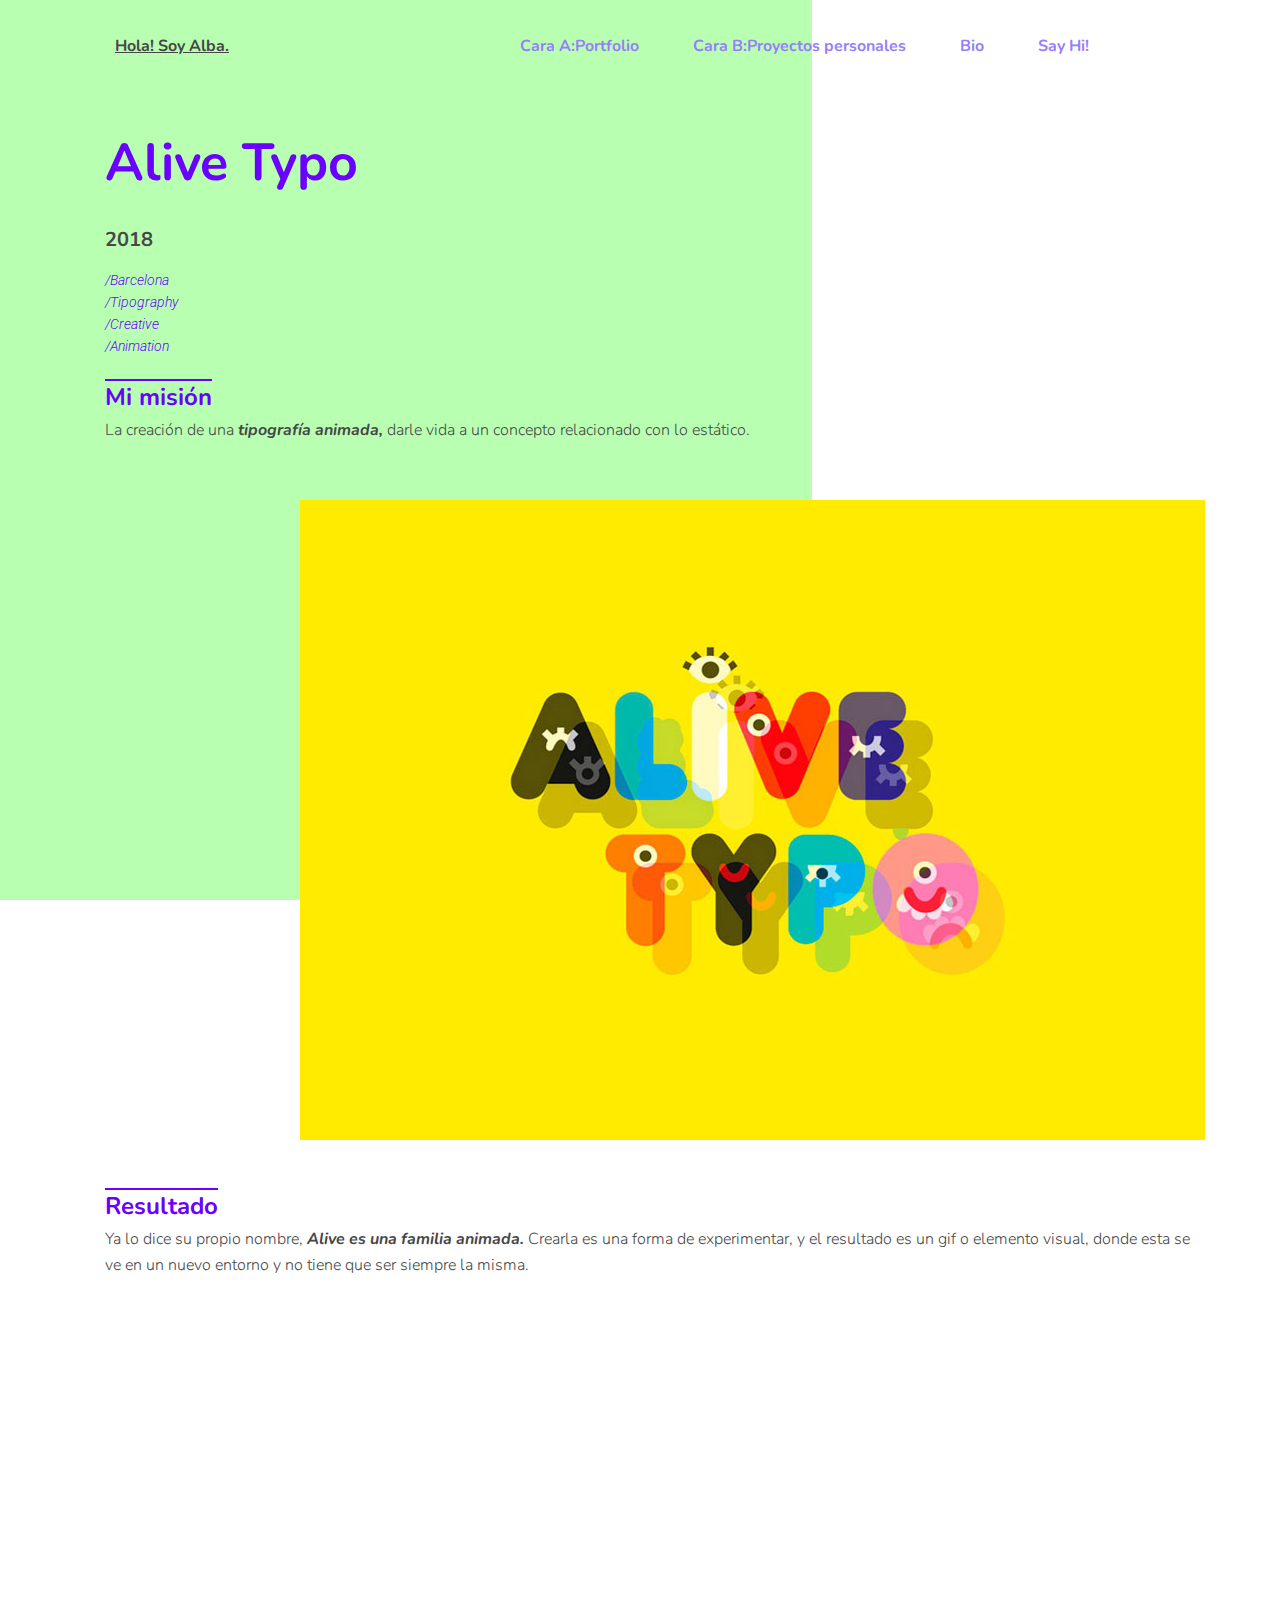
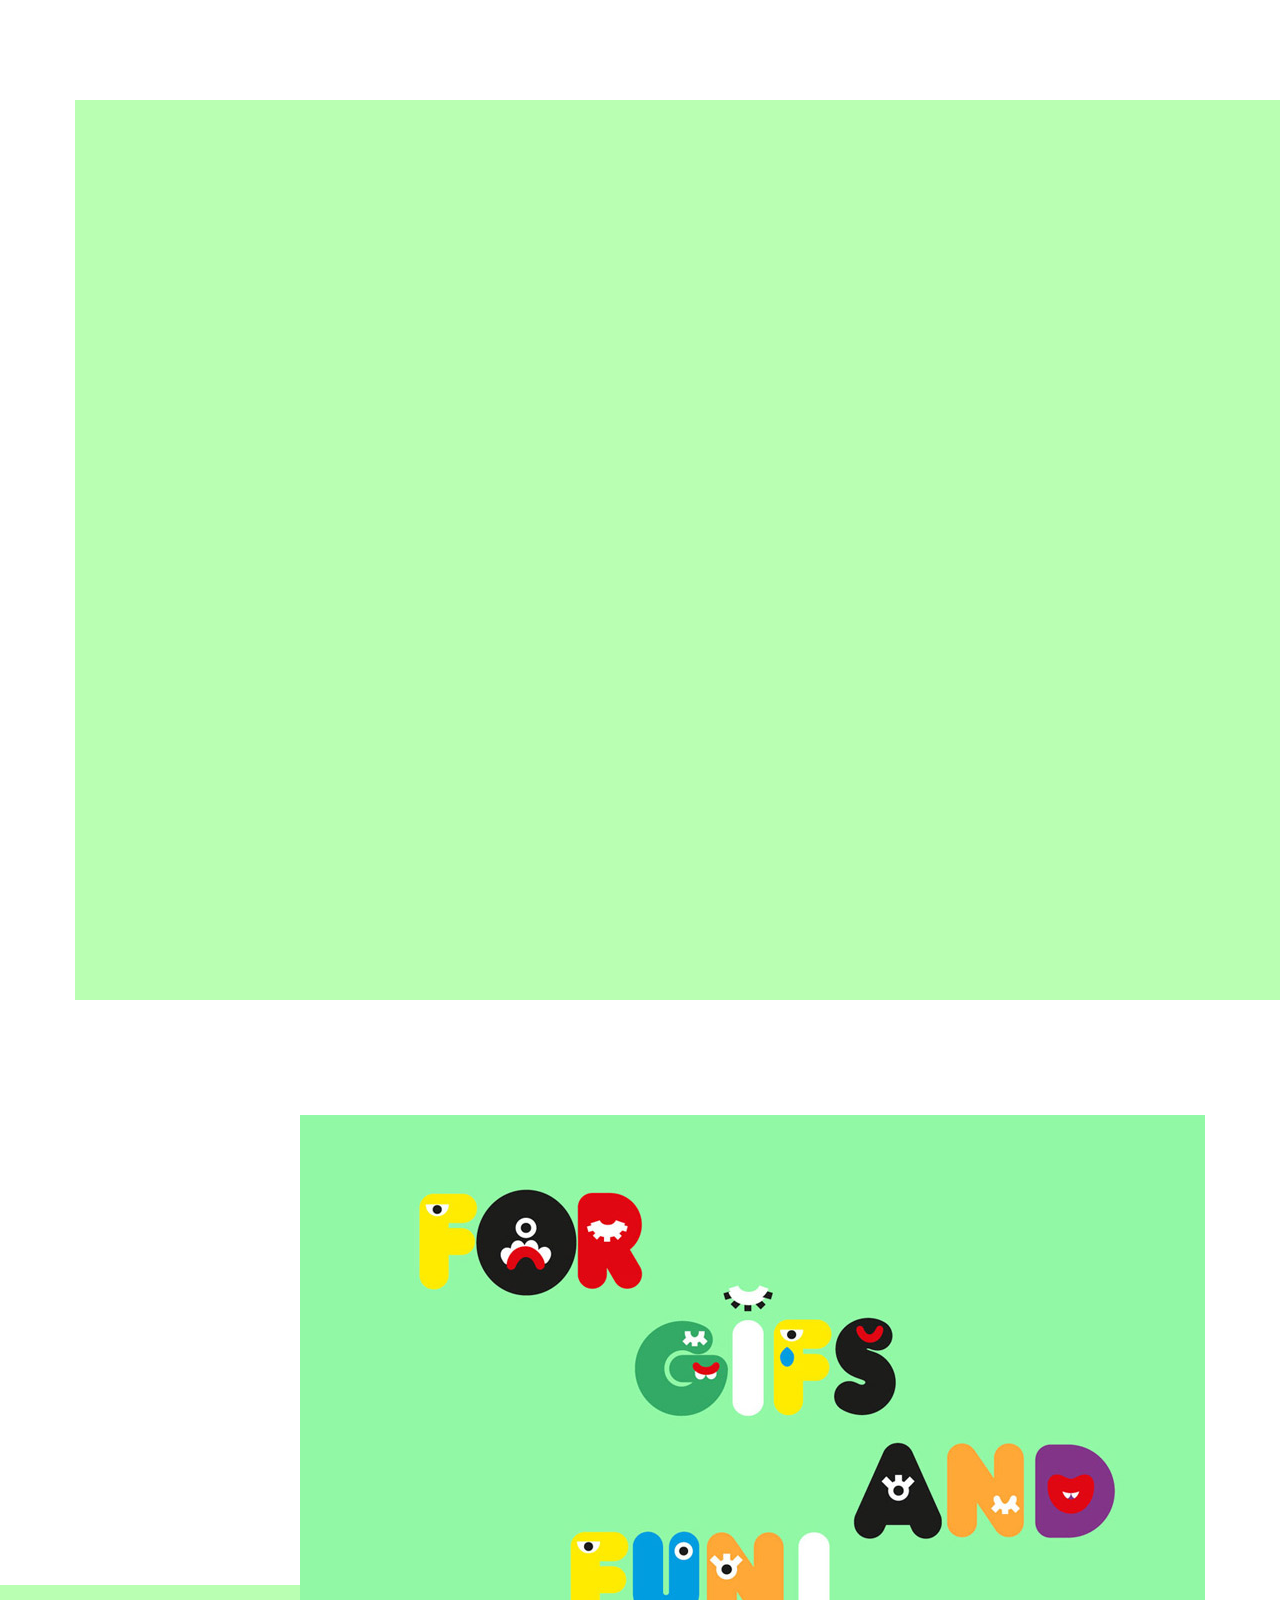
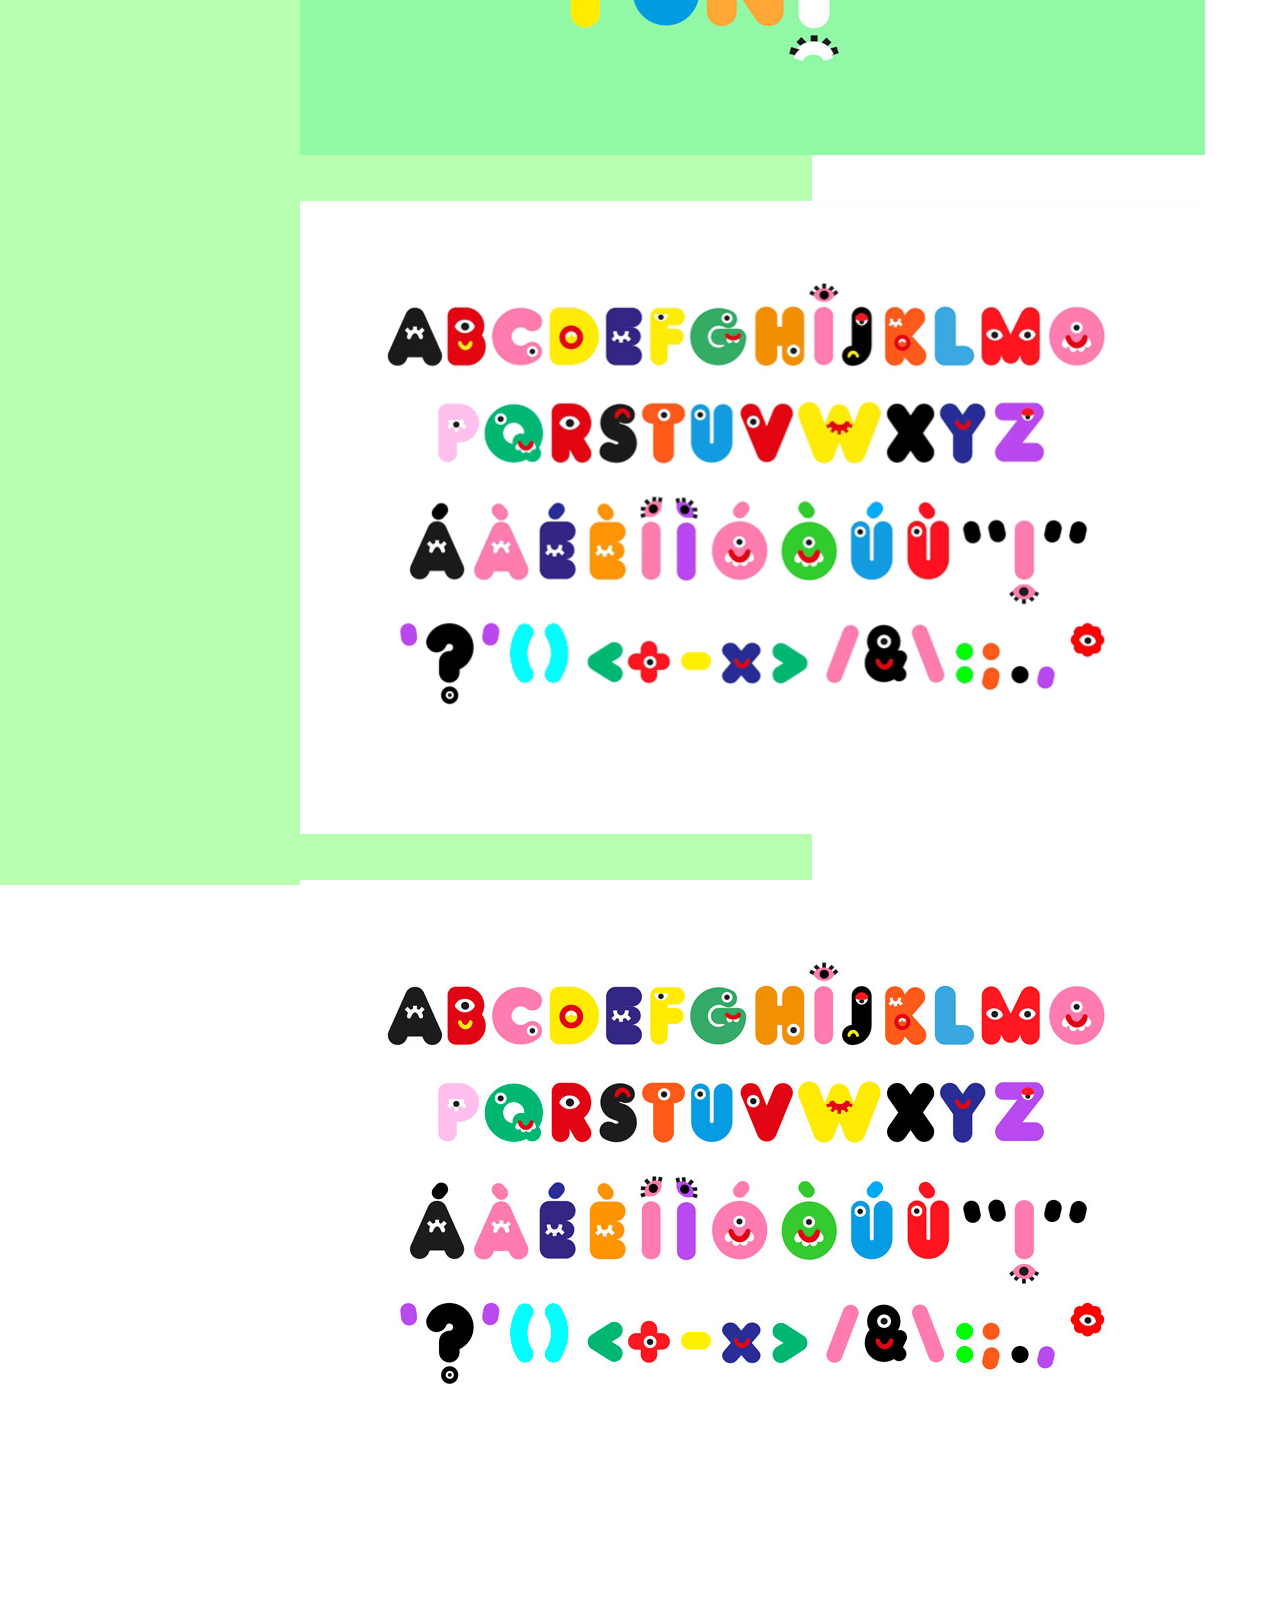
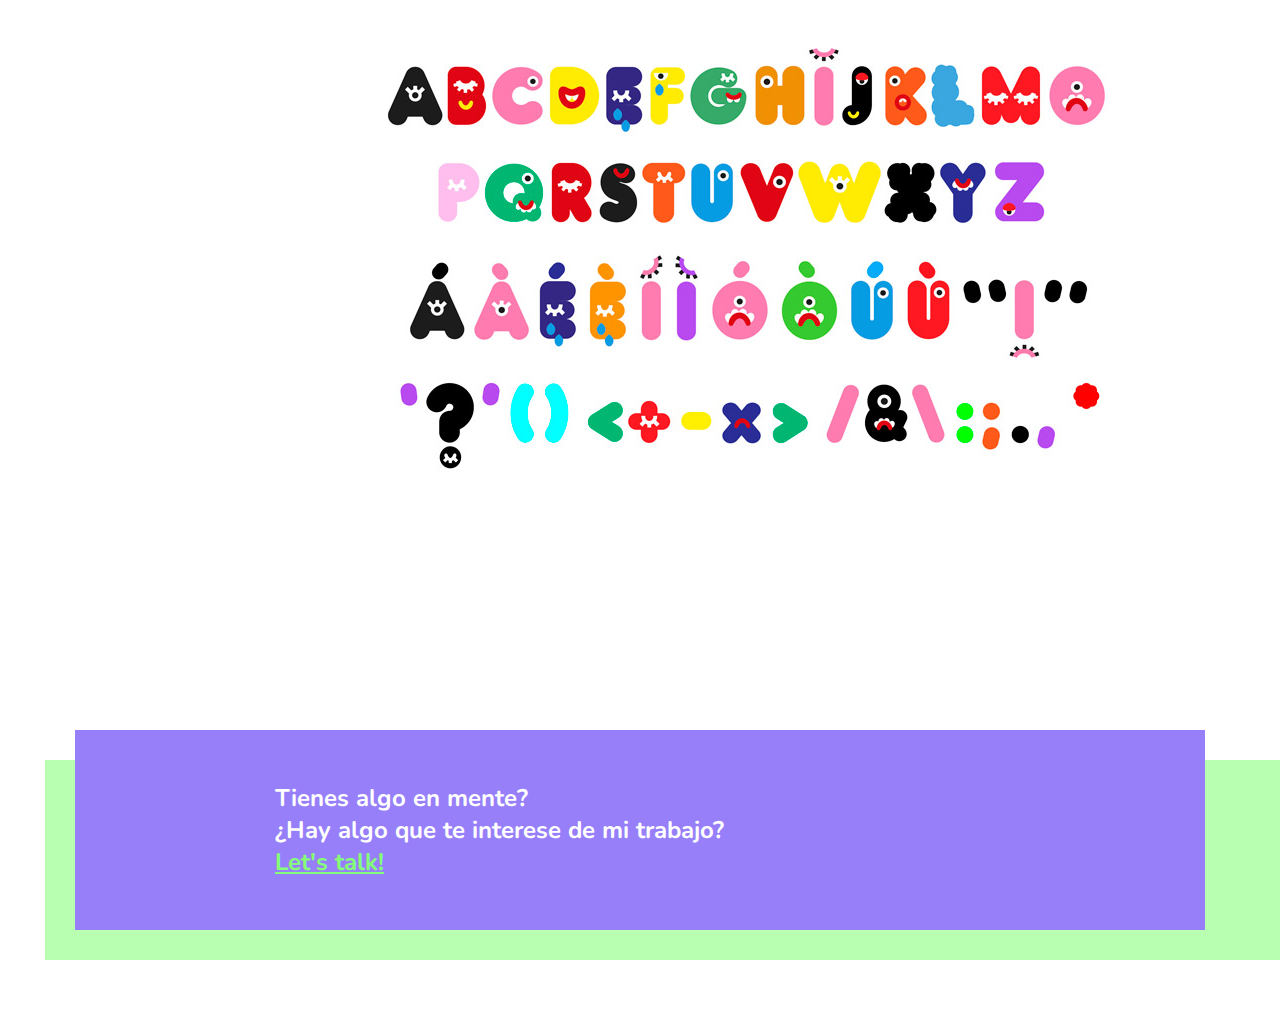
<file: carab/alivetypo.html>
<!DOCTYPE html>
<html lang="es">

    <head> 
        <meta charset="utf-8"/>
        <meta name='viewport' content="width=device-width, initial-scale=1.0">
        <meta http-equiv="X-UA-Compatible" content="ie=edge">
        <title>Cara B - Alive Typo</title>
        <link rel="stylesheet" href="../style.css">
        <link href="https://fonts.googleapis.com/css?family=Nunito:400,700,700i|Roboto:300,300i,400,400i,700i" rel="stylesheet">
    </head>

    <body class="wrapper">
        <div class="wrapper2">
            <div class="background bg-green-lime"></div>
            <div class="background2 bg-green-lime"></div>
            <div class="background3 bg-green-lime"></div>
            
            <header class="wrapper header">
                <h6 class="titulo">
                    <a href="../index.html" class="c-gray"> Hola! Soy Alba.</a>
                </h6>
                <div class="menu">
                    <img src="carab_int/menu2.svg" alt="menu"/>
                </div> 
                    <nav class="navigation c-white">
                        <ul>
                            <li><a href="../caraa/caraa.html#" class="a2">Cara A:Portfolio</a></li>
                            <li><a href="carab.html#" class="a2">Cara B:Proyectos personales</a></li>
                            <li><a href="../index.html" class="a2">Bio</a></li>
                            <li><a href="#hi" class="a2">Say Hi!</a></li> 
                        </ul>
                    </nav>              
            </header>

            <main>
                <section class="wrapper flex-row">
                    <div class="half-column">
                        <h1 class="c-lila padding">Alive Typo</h1>                       
                        <div class="h4 padding">
                            2018
                        </div>
                        <br>
                        <div class="ems padding">
                            <em class= "h5 c-lila">/Barcelona /Tipography /Creative /Animation</em>
                        </div> 
                        <div class="texto padding">
                            <h2 class="proyecto">Mi misión</h2>
                            <p>La creación de una <em class="decoration">tipografía animada,</em> darle vida a un concepto relacionado con lo estático.</p>
                        </div>
                    </div>
                        <div class="wrapper3">
                            <img src="./alive/compo.jpg" alt="En esta imagen se muestra las dos variaciones de la tipografía superpuesta una encima de la otra, para ver las diferencias entre las mismas letras" />                   
                        </div>
                    
                        <div class="texto padding">
                            <h2 class="proyecto">Resultado</h2>
                             <p>Ya lo dice su propio nombre, <em class="decoration">Alive es una familia animada.</em> Crearla es una forma de experimentar, 
                                y el resultado es un gif o elemento visual, donde esta se ve en un nuevo entorno y no tiene que 
                                ser siempre la misma. </p>
                        </div>
                    
                        <div class="wrapper3">
                            <video src="./alive/alive1.mp4" alt="Video de el título de la tipografía animada en movimiento" autoplay muted loop></video>
                            
                            <div class="margin">
                                <video src="./alive/alive2.mp4" alt="Video del la tipografía animada en movimiento para ver cómo se comporta, aquí podemos leer for gifs and fun." autoplay muted loop></video>
                            </div>
                            <div class="margin">
                            <img src="./alive/alive.jpg" alt="Ejemplos de cómo funciona la tipografía Alive sin movimeinto" />
                            </div>
                            <div class="margin">
                            <video src="./alive/abc.mp4" alt="Video del abecedario al completo en movimiento." autoplay muted loop></video>
                            </div>
                            <div class="margin">
                            <img src="./alive/abc1.jpg" alt="Imagen detalle del abecedario estático, vemos el diseño de la primera parte del movimiento." />
                            </div>
                            <div class="margin">
                            <img src="./alive/abc2.jpg" alt="Imagen detalle del abecedario estático, vemos el diseño de la segunda parte del movimiento." />                  
                            </div>                        
                        </div> 
                    </div>        
                </section>
                <div class="wrapper contact margin">
                    <a name="hi"></a>
                    <div class="contact_bottom bg-green-lime"></div>
                    <div class="contact_inside bg-lila">
                        <h2 class="h2 c-white">Tienes algo en mente? <br>
                            ¿Hay algo que te interese de mi trabajo?<br>
                            <a href="mailto:mayoral.alba@gmail.com?subject=Say Hi to me!" class="c-green-lime" target="_blank">Let's talk!</a>
                        </h2>
                    </div> 
                </div>
            </main>
        </div>
        <script src="../app.js"></script>
    </body>
</html>
</file>
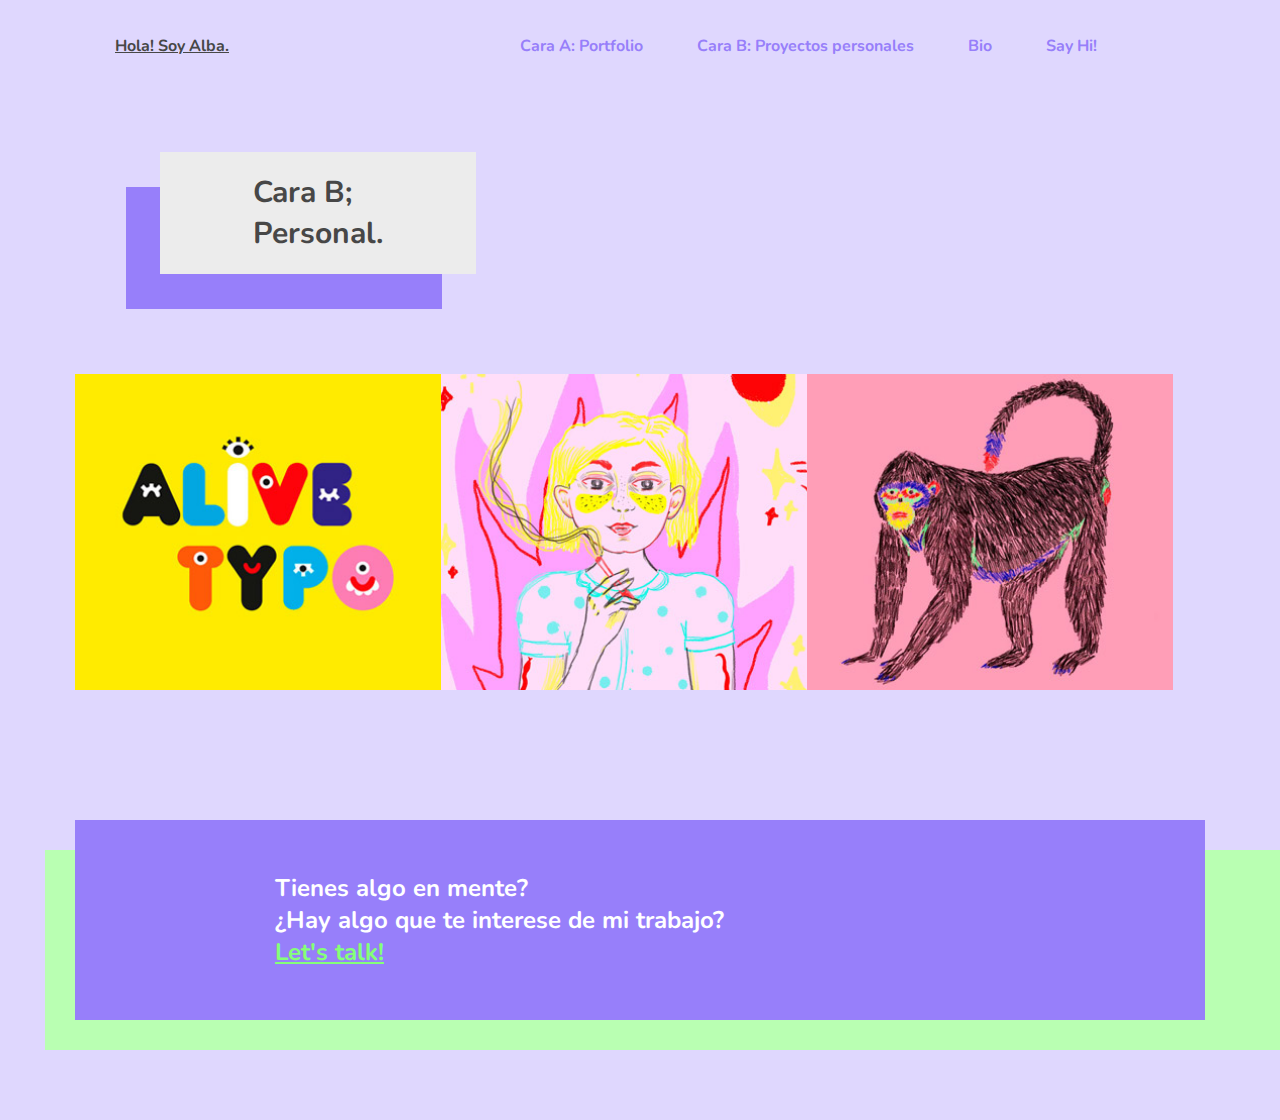
<file: carab/carab.html>
<!DOCTYPE html>
<html lang="es">

    <head> 
        <meta charset="utf-8"/>
        <meta name="viewport" content="width=device-width, initial-scale=1.0">
        <title>Cara B - Personal</title>
        <link rel="stylesheet" href="../style.css">
        <link href="https://fonts.googleapis.com/css?family=Nunito:700|Roboto:700i" rel="stylesheet">
    </head>

    <body class="wrapper bg-purple">
        <header class="header">
            <h6 class="titulo">
                <a href="../index.html" class="c-gray"> Hola! Soy Alba.</a>
            </h6>
            <div class="menu">
                <img src="carab_int/menu2.svg" alt="menu"/>
            </div> 
            <nav class="navigation c-white">
                <ul>
                    <li><a href="../caraa/caraa.html#" class="a2">Cara A: Portfolio</a></li>
                    <li><a href="#" class="a2">Cara B: Proyectos personales</a></li>
                    <li><a href="../index.html" class="a2">Bio</a></li>
                    <li><a href="#hi" class="a2">Say Hi!</a></li>
                </ul>
            </nav>        
        </header>
    
        <main>
            <div class="wrapper">
                <div class="list-titulo bg-gray2">
                    <h1 class=" h1 c-gray">Cara B; <br>Personal.</h1>
                </div>
                <div class="list-titulo2 bg-lila"></div>
            </div>

            <div class="wrapper">
                <div class="flex-container">
                    <a href="alivetypo.html" class="list" style="background-image: url(carab_int/alive.jpg);">
                        <div class="bg-lila c-green-lime container_work">
                            <h2 class="h3 c-green-lime"> Alive Typo</h2>
                            <em class="h4 c-white"> 2018</em>
                            <br>
                            <em class="h5 c-white">/Tipography /Lettering /Gif</em>
                        </div>
                    </a>

                    <a href="learning.html" class="list" style="background-image: url(carab_int/learning.jpg);">
                        <div class="bg-lila c-green-lime container_work">
                            <h2 class="h3 c-green-lime"> Learning</h2>
                            <em class="h4 c-white"> 2017/-</em>      
                            <br>                  
                            <em class="h5 c-white">/Ilustration /3d /Lettering /Design</em>                        
                        </div>
                    </a>

                    <a href="wild.html" class="list" style="background-image: url(carab_int/wild.jpg);">
                        <div class="bg-lila c-green-lime container_work">
                            <h2 class="h3 c-green-lime"> Wild</h2>
                            <em class="h4 c-white"> 2017/-</em></html>
                            <br>
                            <em class="h5 c-white">/Ilustration</em>
                        </div>
                    </a>
                </div>
            </div>

            <div class="contact margin">
                <a name="hi"></a>
                <div class="contact_bottom bg-green-lime"></div>
                <div class="contact_inside bg-lila">
                    <h2 class="h2 c-white">Tienes algo en mente? <br>
                        ¿Hay algo que te interese de mi trabajo?<br>
                        <a href="mailto:mayoral.alba@gmail.com?subject=Say Hi to me!" class="c-green-lime" target="_blank">Let's talk!</a>
                    </h2>
                </div>   
            </div>
        </main>
        <script src="../app.js"></script>
    </body>
</html>
</file>
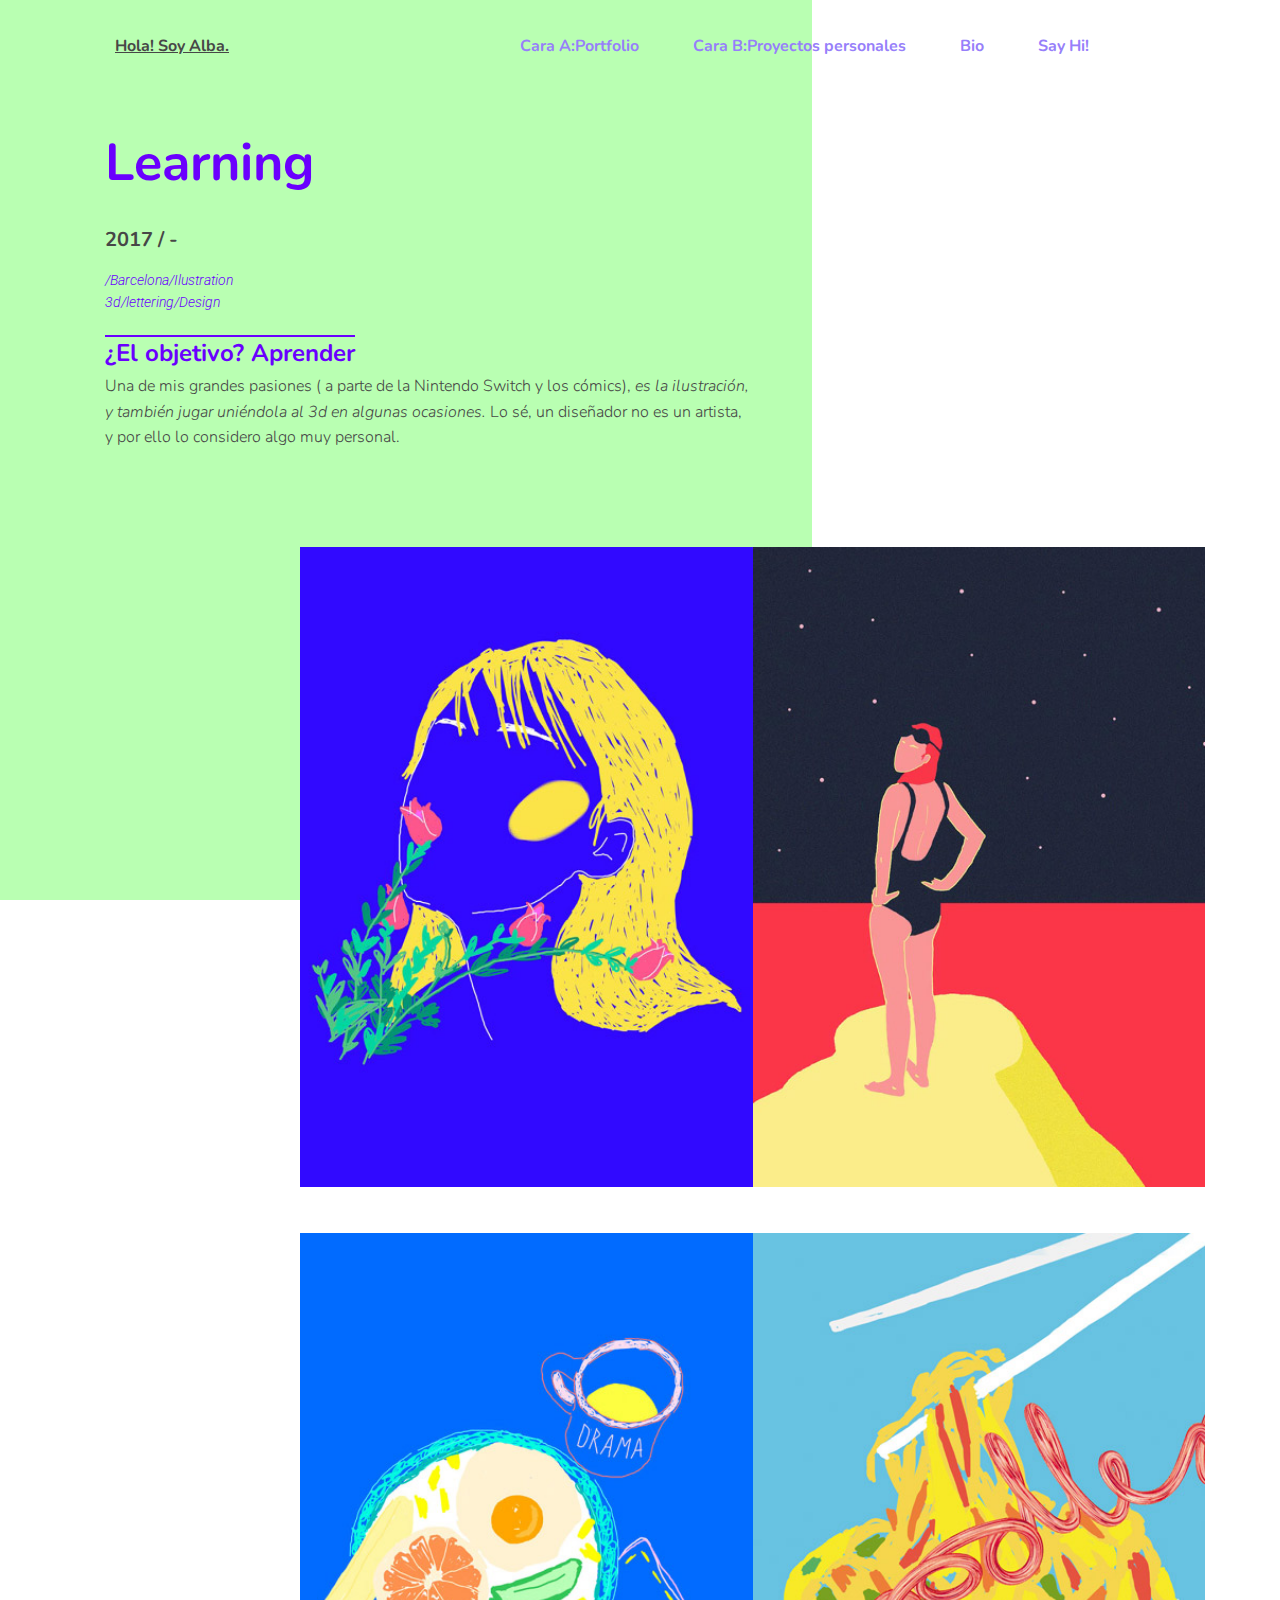
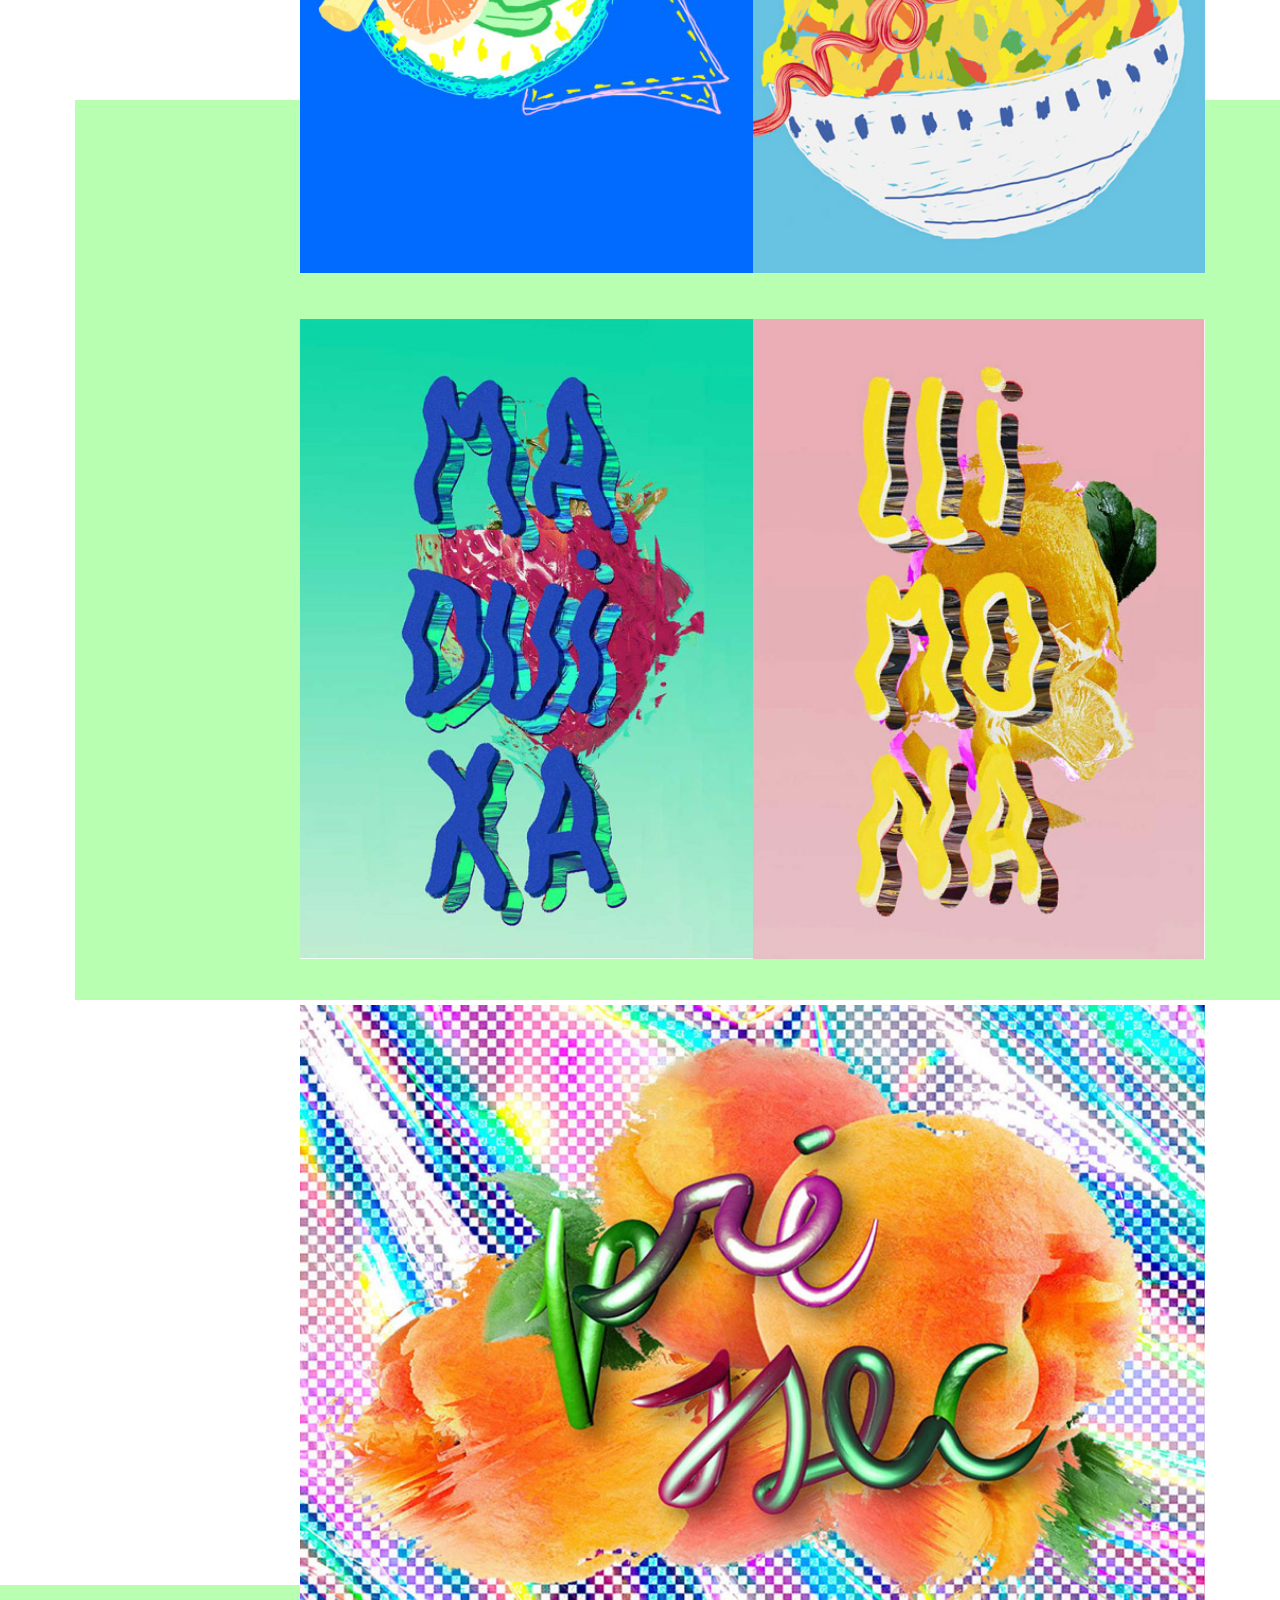
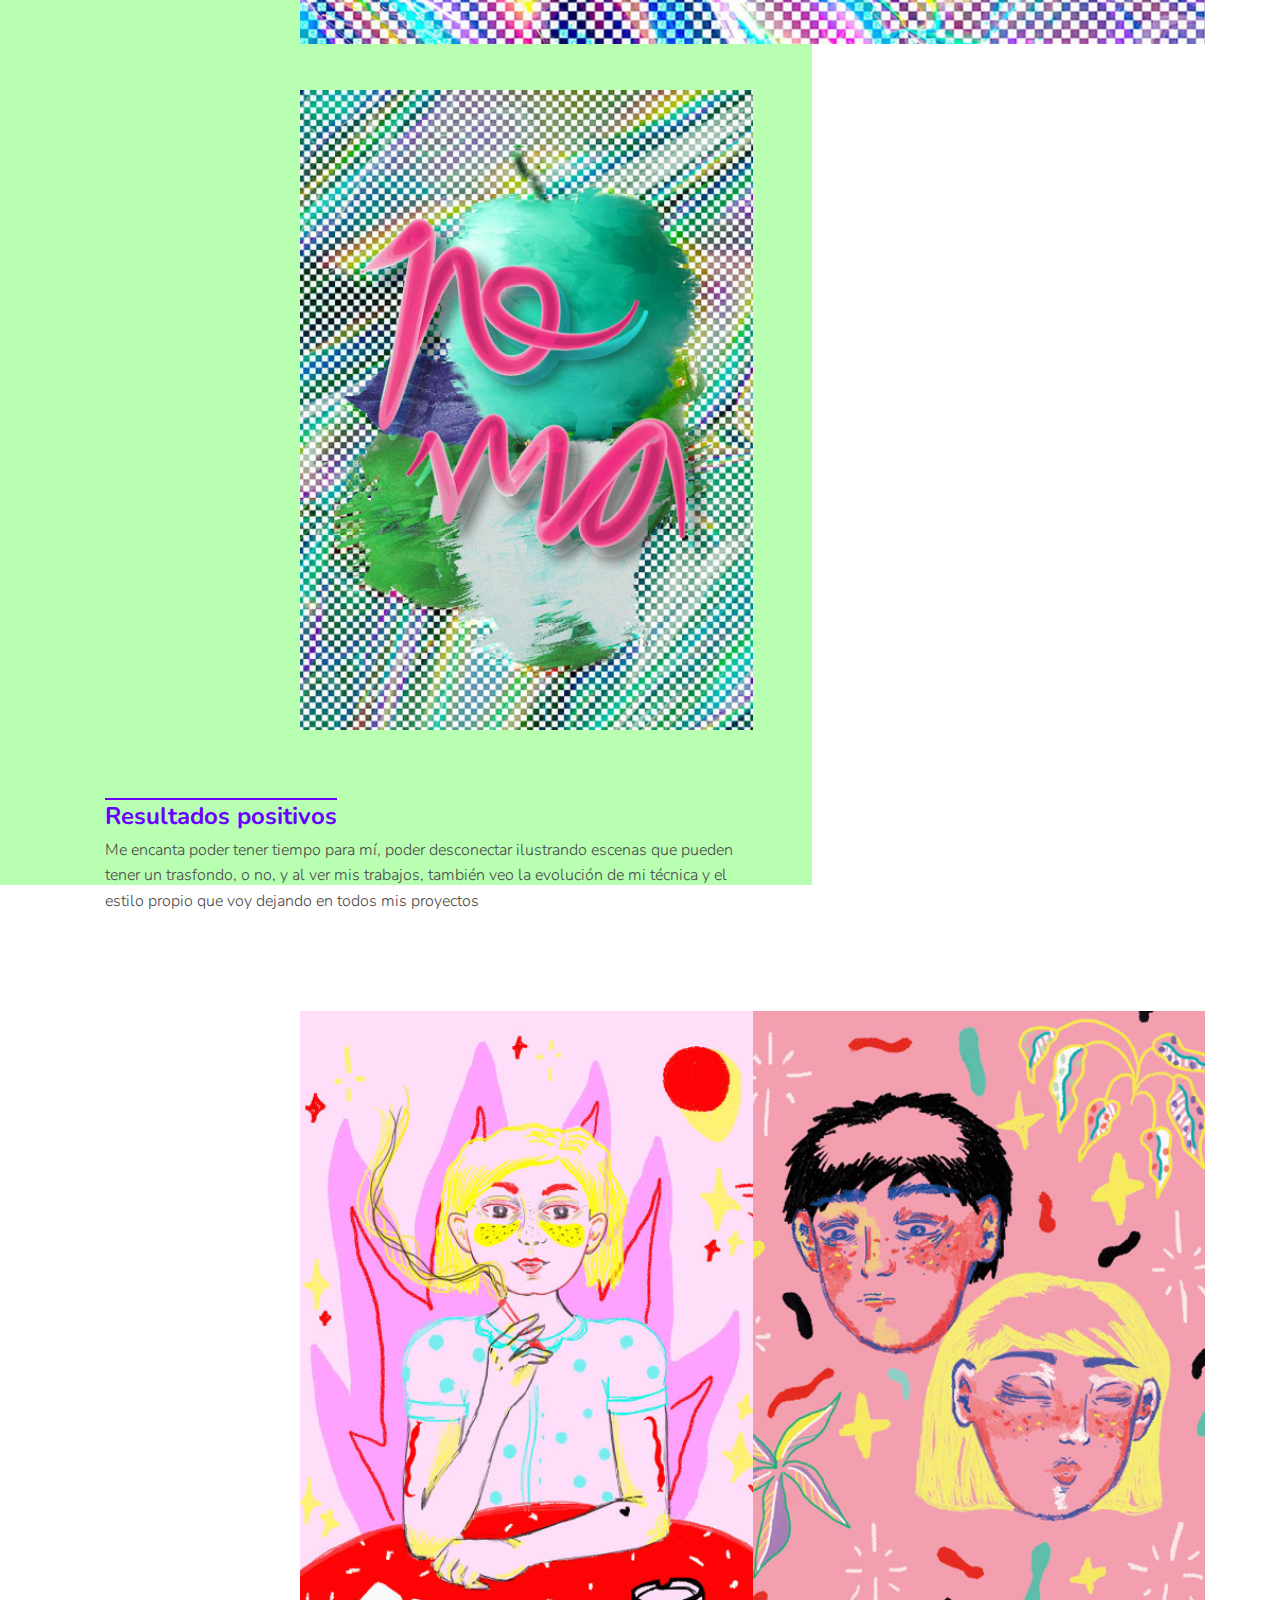
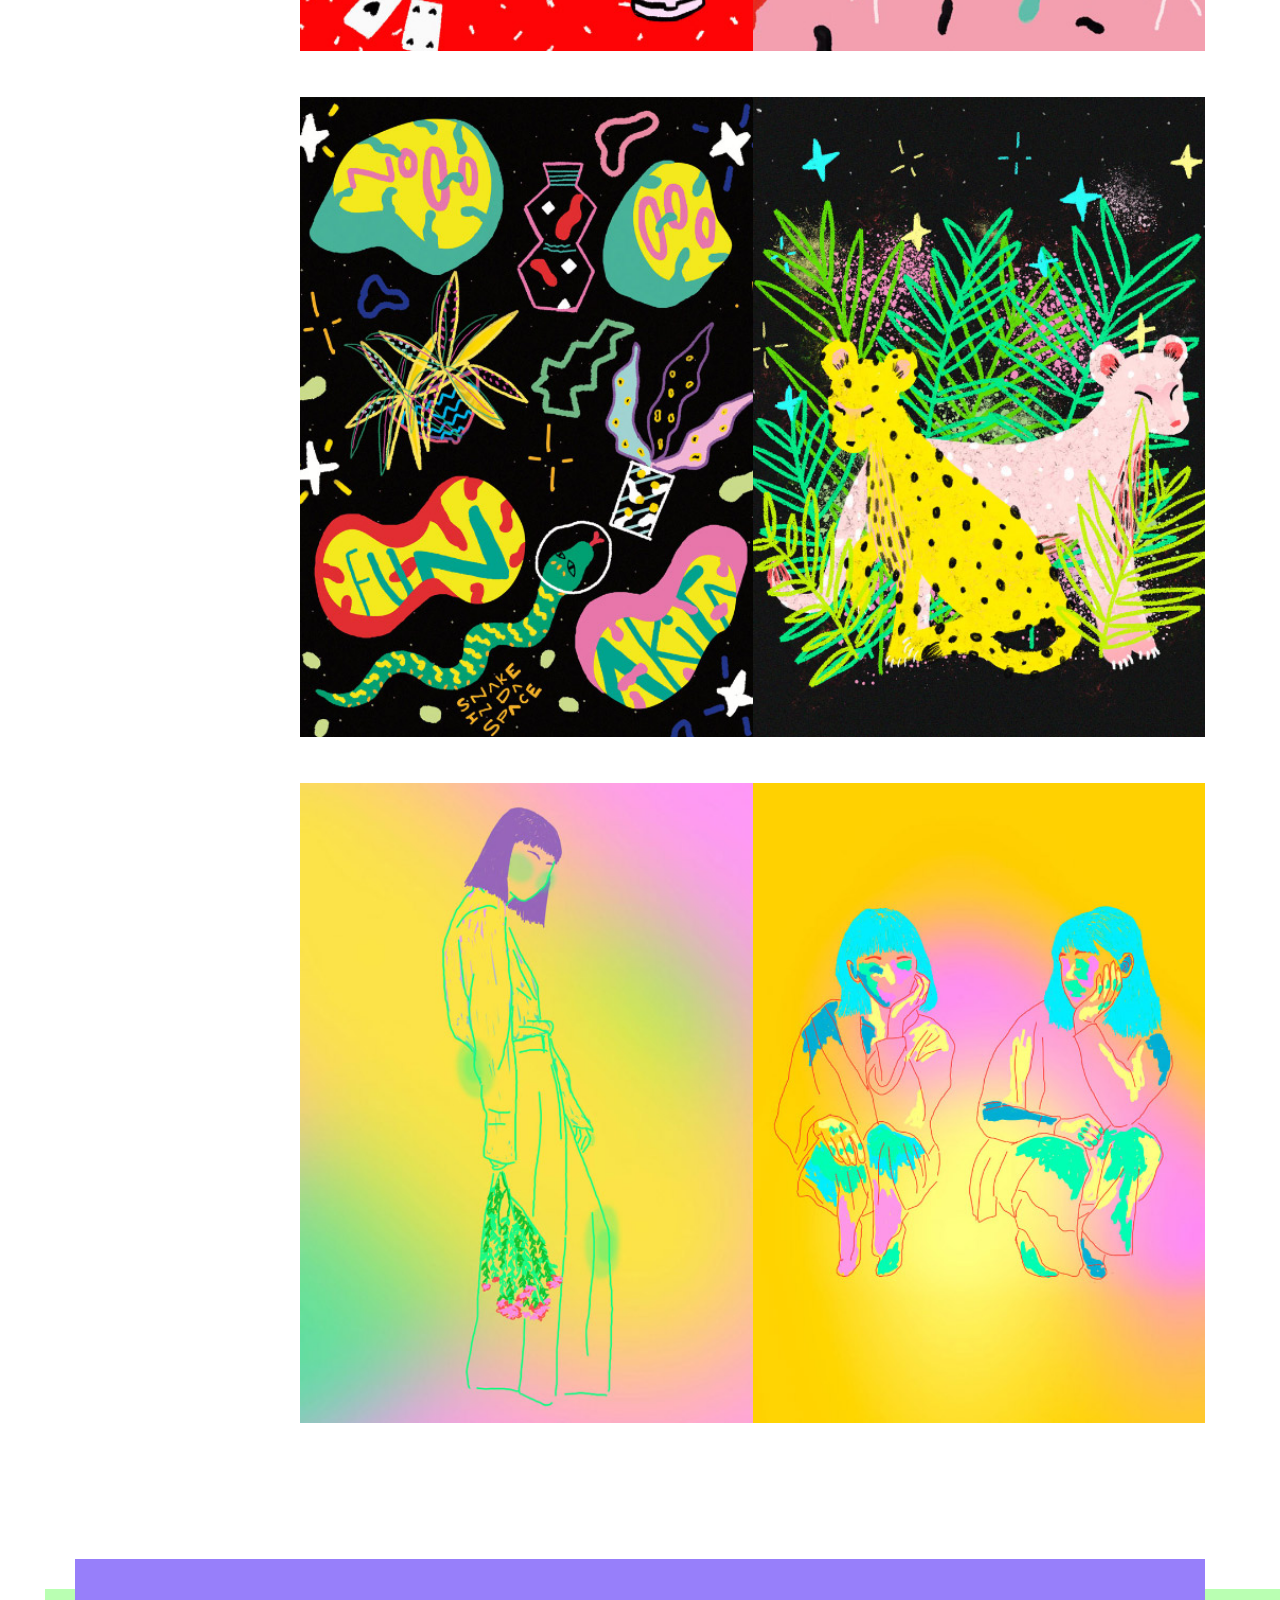
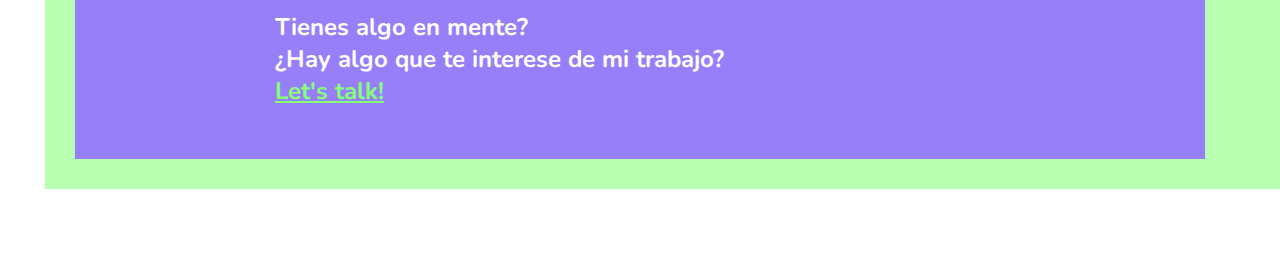
<file: carab/learning.html>
<!DOCTYPE html>
<html lang="es">

    <head> 
        <meta charset="utf-8"/>
        <meta name='viewport' content="width=device-width, initial-scale=1.0">
        <meta http-equiv="X-UA-Compatible" content="ie=edge">
        <title>Cara B - Learning</title>
        <link rel="stylesheet" href="../style.css">
        <link href="https://fonts.googleapis.com/css?family=Nunito:400,700,700i|Roboto:300,300i,400,400i,700i" rel="stylesheet">
    </head>

    <body class="wrapper">
    
        <div class="wrapper2">
            <div class="background bg-green-lime"></div>
            <div class="background2 bg-green-lime"></div>
            <div class="background3 bg-green-lime"></div>

            <header class="wrapper header">
                <h6 class="titulo">
                    <a href="../index.html" class="c-gray"> Hola! Soy Alba.</a>
                </h6>
                <div class="menu">
                    <img src="carab_int/menu2.svg" alt="menu"/>
                </div> 
                    <nav class="navigation c-white">
                        <ul>
                            <li><a href="../caraa/caraa.html#" class="a2">Cara A:Portfolio</a></li>
                            <li><a href="carab.html#" class="a2">Cara B:Proyectos personales</a></li>
                            <li><a href="../index.html" class="a2">Bio</a></li>
                            <li><a href="#hi" class="a2">Say Hi!</a></li> 
                            
                        </ul>
                    </nav>              
            </header>

            <main>
                <section class="wrapper flex-row">
                    <div class="half-column">
                        <h1 class="c-lila padding">Learning</h1>   
                                                
                        <div class="h4 padding">
                            2017 / - 
                        </div>
                        <br>
                        <div class="ems padding">
                            <em class= "h5 c-lila">/Barcelona/Ilustration
                            3d/lettering/Design</em>
                        </div> 

                        <div class="texto padding">
                            <h2 class="proyecto">¿El objetivo? Aprender</h2>
                            <p>Una de mis grandes pasiones ( a parte de la Nintendo Switch y los cómics),
                                <em>es la ilustración, y también jugar uniéndola al 3d en algunas ocasiones.</em> 
                                Lo sé, un diseñador no es un artista, y por ello lo considero algo muy personal. </p>
                        </div>
                    </div>

                    <div class="wrapper3 flex-row">
                        <div class="margin half-column3">
                            <img src="./learning/rubia.jpg" alt="Ilustración de un Koala de pelo amarillo cogido a un tronco, con fondo naranja." />
                        </div>
                           
                        <div class="margin half-column2">
                            <img src="./learning/marte.jpg" alt="Ilustración de un Mono de pelo negro con fondo rosa." />
                        </div>
        
                        <div class="margin half-column3">
                            <img src="./learning/comida.jpg" alt="Ilustración de un zorro fennec de pelo naranja en fondo amarillo pastel." />
                        </div>

                        <div class="margin half-column3">
                            <img src="./learning/noodles.jpg" alt="Ilustración de un zorro fennec de pelo naranja en fondo amarillo pastel." />
                        </div>
                    
                        <div class="margin half-column3">
                            <img src="./learning/maduixa.jpg" alt="Ilustración de un Tucán entre ramas con un fondo amarillo chillón." />
                        </div>

                         <div class="margin half-column2">
                            <img src="./learning/llimona.jpg" alt="Ilustración de un Mono de pelo negro con fondo rosa." />
                        </div>

                        <div class="wrapper3">
                            <img src="./learning/pressec.jpg" alt="Ilustración con disferentes monos y plantas, generan una especie de textura decorativa." />
                        </div>

                        <div class="margin half-column3">
                            <img src="./learning/poma.jpg" alt="Ilustración de un Tucán entre ramas con un fondo amarillo chillón." />
                        </div>
                    </div>

                    <div class="margin half-column">
                        <div class="texto padding">
                             <h2 class="proyecto">Resultados positivos</h2>
                              <p>Me encanta poder tener tiempo para mí, poder desconectar ilustrando escenas que pueden tener un trasfondo, 
                                o no, y al ver mis trabajos, también veo la evolución de mi técnica y el estilo propio que voy dejando 
                                en todos mis proyectos</p>
                        </div>
                    </div>
                    
                    <div class="wrapper3 flex-row">
                        <div class="margin half-column3">
                            <img src="./learning/girlsmoking.jpg" alt="Ilustración de un Koala de pelo amarillo cogido a un tronco, con fondo naranja." />
                        </div>
                           
                        <div class="margin half-column2">
                            <img src="./learning/love.jpg" alt="Ilustración de un Mono de pelo negro con fondo rosa." />
                        </div>
                            
                        <div class="margin half-column3">
                            <img src="./learning/snake.jpg" alt="Ilustración de un Tucán entre ramas con un fondo amarillo chillón." />
                        </div>

                        <div class="margin half-column2">
                            <img src="./learning/leopard.jpg" alt="Ilustración de un Mono de pelo negro con fondo rosa." />
                        </div>
                
                        <div class="margin half-column3">
                            <img src="./learning/girl.jpg" alt="Ilustración con disferentes monos y plantas, generan una especie de textura decorativa." />
                        </div>

                        <div class="margin half-column2">
                            <img src="./learning/girl2.jpg" alt="Ilustración de un Tucán entre ramas con un fondo amarillo chillón." />
                        </div>
                    </div>                                              
                </section>
                <div class="wrapper contact margin">
                    <a name="hi"></a>
                    <div class="contact_bottom bg-green-lime"></div>
                    <div class="contact_inside bg-lila">
                        <h2 class="h2 c-white">Tienes algo en mente? <br>
                            ¿Hay algo que te interese de mi trabajo?<br>
                            <a href="mailto:mayoral.alba@gmail.com?subject=Say Hi to me!" class="c-green-lime" target="_blank">Let's talk!</a>
                        </h2>
                    </div> 
                </div>
            </main>
        </div>
        <script src="../app.js"></script>
    </body>
</html>
</file>
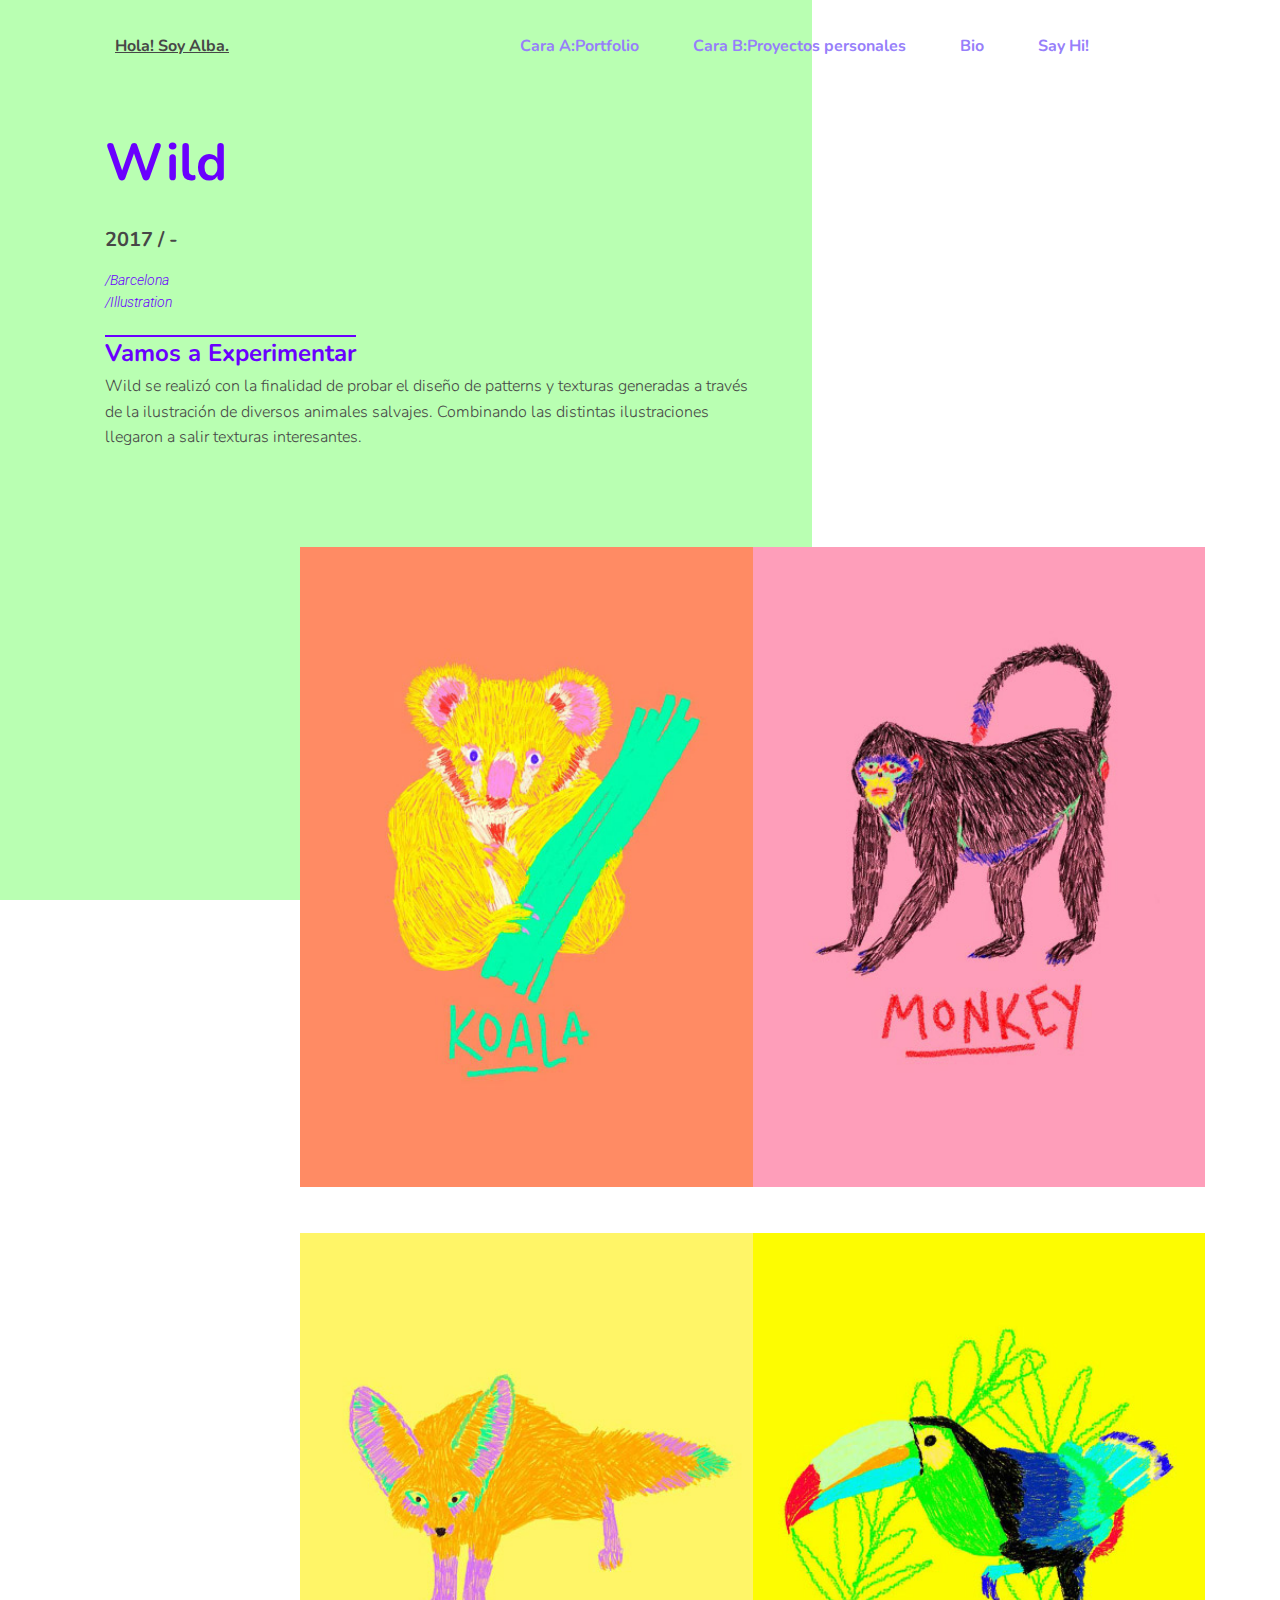
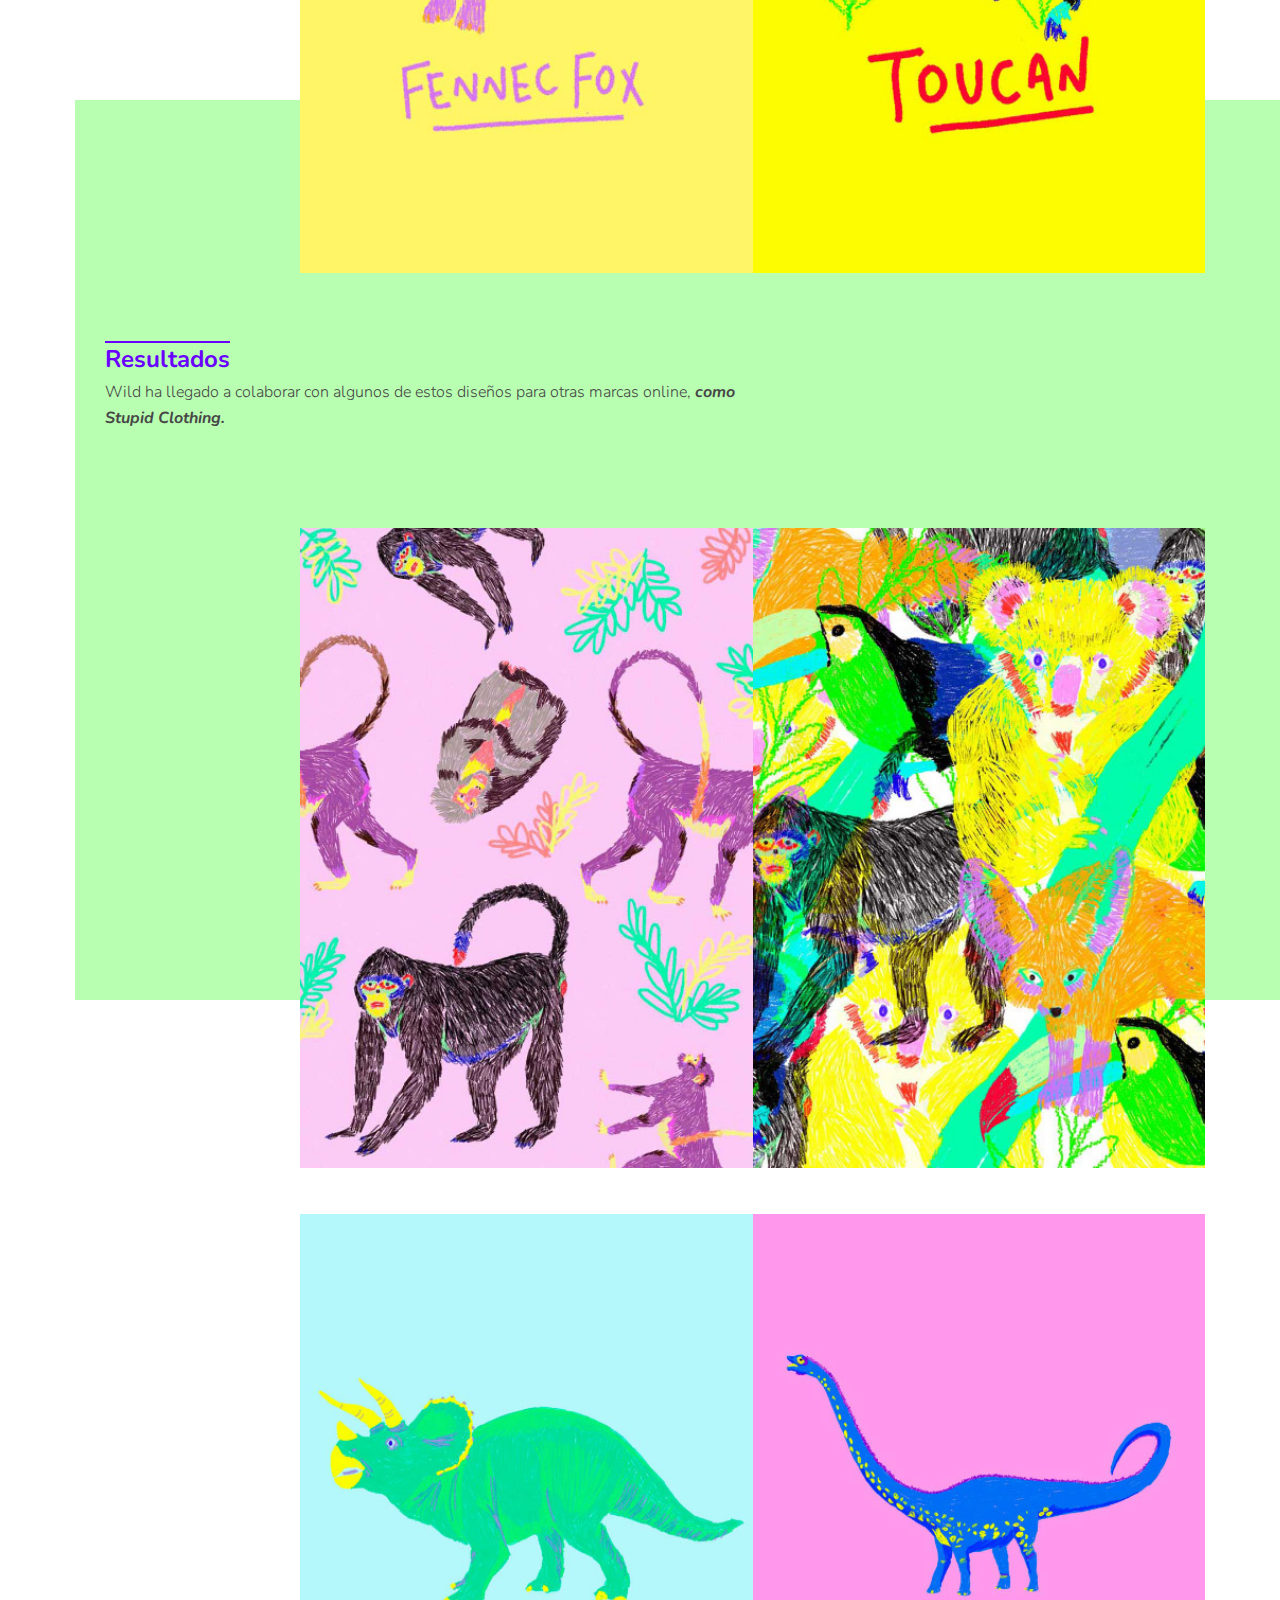
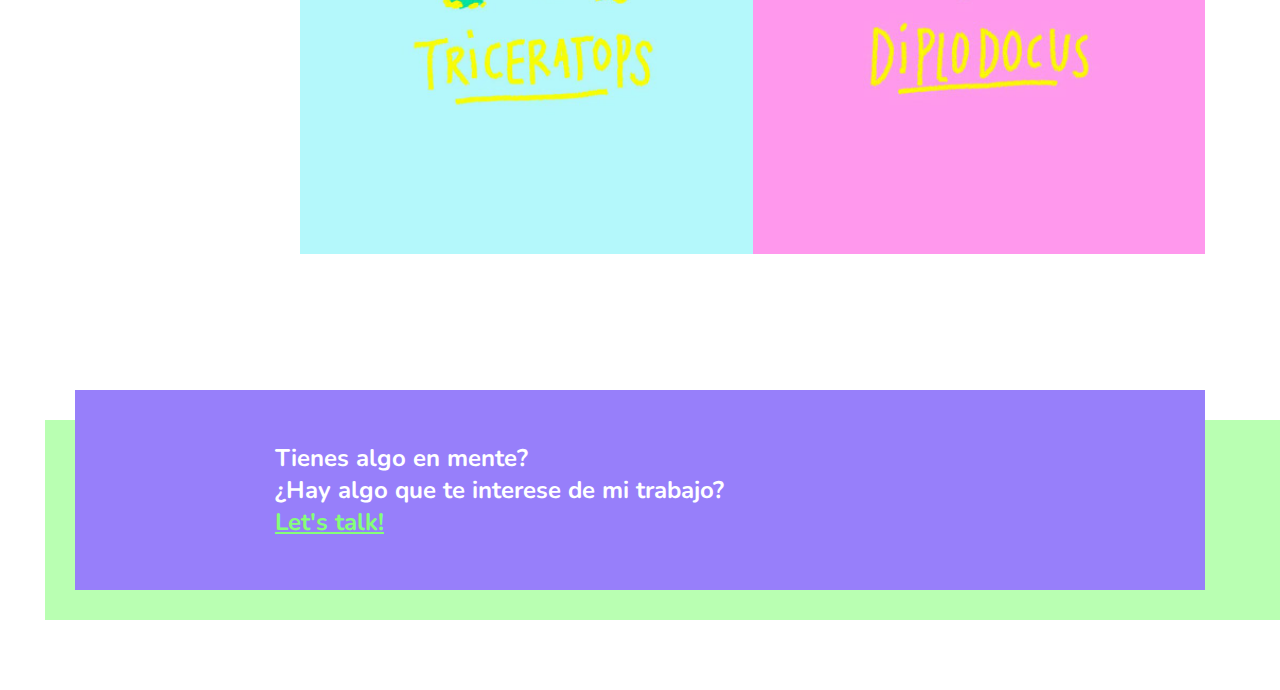
<file: carab/wild.html>
<!DOCTYPE html>
<html lang="es">

    <head> 
        <meta charset="utf-8"/>
        <meta name='viewport' content="width=device-width, initial-scale=1.0">
        <meta http-equiv="X-UA-Compatible" content="ie=edge">
        <title>Cara B - Wild</title>
        <link rel="stylesheet" href="../style.css">
        <link href="https://fonts.googleapis.com/css?family=Nunito:400,700,700i|Roboto:300,300i,400,400i,700i" rel="stylesheet">
    </head>

    <body class="wrapper">
    
        <div class="wrapper2">
            <div class="background bg-green-lime"></div>
            <div class="background2 bg-green-lime"></div>

            <header class="wrapper header">
                <h6 class="titulo">
                    <a href="../index.html" class="c-gray"> Hola! Soy Alba.</a>
                </h6>
                <div class="menu">
                    <img src="carab_int/menu2.svg" alt="menu"/>
                </div> 
                <nav class="navigation c-white">
                    <ul>
                        <li><a href="../caraa/caraa.html#" class="a2">Cara A:Portfolio</a></li>
                        <li><a href="carab.html#" class="a2">Cara B:Proyectos personales</a></li>
                        <li><a href="../index.html" class="a2">Bio</a></li>
                        <li><a href="#hi" class="a2">Say Hi!</a></li> 
                        
                    </ul>
                </nav>              
            </header>

            <main>
                <section class="wrapper flex-row">
                    <div class="half-column">
                        <h1 class="c-lila padding">Wild</h1>                       
                        <div class="h4 padding">
                            2017 / - 
                        </div>
                        <br>
                        <div class="ems padding">
                            <em class= "h5 c-lila">/Barcelona /Illustration</em>
                        </div> 
                        <div class="texto padding">
                            <h2 class="proyecto">Vamos a Experimentar</h2>
                            <p>Wild se realizó con la finalidad de probar el diseño de patterns y texturas generadas 
                            a través de la ilustración de diversos animales salvajes. Combinando las distintas 
                            ilustraciones llegaron a salir texturas interesantes.</p>
                        </div>
                    </div>

                    <div class="wrapper3 flex-row">
                        <div class="margin half-column3">
                            <img src="./wild/koala.jpg" alt="Ilustración de un Koala de pelo amarillo cogido a un tronco, con fondo naranja." />
                        </div>
                           
                        <div class="margin half-column2">
                            <img src="./wild/monkey.jpg" alt="Ilustración de un Mono de pelo negro con fondo rosa." />
                        </div>
        
                        <div class="margin half-column3">
                            <img src="./wild/fennec.jpg" alt="Ilustración de un zorro fennec de pelo naranja en fondo amarillo pastel." />
                        </div>
                            
                        <div class="margin half-column2">
                            <img src="./wild/toucan.jpg" alt="Ilustración de un Tucán entre ramas con un fondo amarillo chillón." />
                        </div>
                    </div>

                    <div class="margin half-column">
                        <div class="texto padding">
                             <h2 class="proyecto">Resultados</h2>
                              <p>Wild ha llegado a colaborar con algunos de estos diseños para otras marcas online, <em class="decoration">como Stupid Clothing.</em></p>
                         </div>
                    </div>
                     
                    <div class="wrapper3 flex-row">
                        <div class="margin half-column3">
                            <img src="./wild/monetes.jpg" alt="Ilustración con disferentes monos y plantas, generan una especie de textura decorativa." />
                        </div>

                        <div class="margin half-column2">
                            <img src="./wild/mosaico.jpg" alt="Textura decorativa de todos los anteriores animales, se da mucho importante a la textura del pincel." />        
                        </div>
            
                        <div class="margin half-column3">
                            <img src="./wild/triceratops.jpg" alt="Ilustración de un triceratops verde pastel con fondo azul pastel. " />
                        </div>
                                
                        <div class=" margin half-column2 ">
                            <img src="./wild/diplodocus.jpg" alt="Ilustración de un diplodocus azul con fondo rosa. " />
                        </div>
                    </div>                                               
                </section>
                <div class="wrapper contact margin">
                    <a name="hi"></a>
                    <div class="contact_bottom bg-green-lime"></div>
                    <div class="contact_inside bg-lila">
                        <h2 class="h2 c-white">Tienes algo en mente? <br>
                            ¿Hay algo que te interese de mi trabajo?<br>
                            <a href="mailto:mayoral.alba@gmail.com?subject=Say Hi to me!" class="c-green-lime" target="_blank">Let's talk!</a>
                        </h2>
                    </div> 
                </div>
            </main>
        </div>
        <script src="../app.js"></script>
    </body>
</html>
</file>
<file: style.css>
html,body{
    margin:0;

}

* {
    box-sizing: border-box;
} 

body {
    font-family: 'Nunito', sans-serif;
    font-weight: 700;
}

.header{ 

    display: flex;
    justify-content:space-between; 
    top: 20px;     
}

video {
    max-width: 100%;
    height: auto;
}

img {width: 100%};


.h4, .h5 , h3 , p, .roboto {
    font-family: 'Roboto', sans-serif;
}


/*texto mobile*/

h1{
    font-size: 52px;
    color: aliceblue;    
}

.h1{
    font-size: 30px;
    color: aliceblue;

}

.h2{
    font-size: 24px;
    font-family: 'Nunito', sans-serif;
}


.h3{
    font-size: 24px;
    color: #474747;
}

.h4{
    font-size: 20px;
    line-height: 0.7;
    color: #474747;
    font-weight: 700;
}

.h5{
    font-size: 14px;
    color: #474747;
    font-weight: 300;
    font-family: Roboto;
    font-style: italic;    
}

.h6{
    font-size: 24px;
    color: #474747;
    font-weight: 700;
}

p {
    font-size: 16px;
    font-weight: 300;
    color: #474747;
    line-height: 1.6;
}

/*----------------------*/

.hero{ /*fondo nieve*/
    background-image: url("./index/fondo.png");
    background-repeat: repeat;

}

/* background páginas proyectos*/

.background{ /* no voy a poner un background para dar color al fondo porque lo llamo con las etiquetas de bg y lo utilizo para todas las pags.*/
    position: absolute; /* propiedad para que el elemento flote dentro de las medidas que le de*/    
    width: 887px;
    height: 1250px;
    max-width: 100%;
    max-height: 100%;
    margin: 0 -150px;  
    z-index: -1;
}

.background2{
    position: absolute;
    width: 1380px;
    height: 915px;
    max-width: 100%;
    max-height: 100%;
    top: 1700px;
    margin: 0 0; 
    z-index: -1;

}

.background3{ 
    position: absolute;
    width: 887px;
    height: 1240px;
    top: 3185px;
    max-width: 100%;
    max-height: 100%;
    margin: 0 -150px;  
    z-index: -1;
}

.background4{
    position: absolute;
    width: 1380px;
    height: 915px;
    top: 5050px;
    max-width: 100%;
    max-height: 100%;
    margin: 0 0; 
    z-index: -1;
}

.background5{
    position: absolute;
    width: 1380px;
    height: 1215px;
    top: 7800px;
    max-width: 100%;
    max-height: 100%;
    margin: 0 -150px; 
    z-index: -1;
}


/**/

/* divisiones de espacio distintas*/

.half-column {  /*división de dos elementos en dos columna, dos fotos en la misma fila*/
    width: 60%;
            
}

.half-column2 {  /*división de dos elementos en dos columna, dos fotos en la misma fila*/
    width: 50%;
    text-align: right;
        
}

.half-column3 {  /*división de dos elementos en dos columna, dos fotos en la misma fila*/
    width: 50%;    
        
}

.half-column4 {  /*división de dos elementos en dos columna, dos fotos en la misma fila*/
    width: 40%;
    text-align: right;
        
}

/**/

.margin{
    margin: 40px 0 0 0; 
}


.margin-akita{
    margin: 10px 0 0 0;
}


/*wrappers*/

.wrapper {
    max-width: 1130px;
    width: 100%;
    margin: 0 auto; /* le estoy diciendo que lo centre al indicarle auto en left y right*/

}

.wrapper2{
    max-width: 1440px;
    width: 100%; 
}


.wrapper3{
    max-width: 905px;
    width: 100%;
    margin: 40px 0 0 auto;    
}

.wrapper4 {
    max-width: 1430px;
    width: 100%;
    margin: 0 auto; /* le estoy diciendo que lo centre al indicarle auto en left y right*/

}


/*texto*/
 
.texto{
    width: 100%;
    margin: 40px 0 10px 0;
}


.proyecto{
    font-size: 24px;
    color: #6A00FE;
    line-height: 1.5px;
    text-decoration: overline;     
}


.titulo {
    font-size: 16px;
    width: 40%;
    margin: 35px 40px;
    color: #FFFFFF  
}

   
/* index*/

.presentacion{
    max-width: 470px;
    width: 100%;
    margin: 10px 90px 100px 20px;
    
}


.bio{
    max-width: 800px;
    max-height: 800px;
    display: flex;
    align-items: center; /* alinear elementos horitzontalmente*/
    justify-content: center;
    margin: 120px 0 0 0;
}

.bio-inside{
    max-width: 600px;
    max-height: 600px;
    text-align: left;
    margin-bottom: 30px;
    padding: 110px 70px 70px 100px;
    display: flex;
    align-items: center; /* alinear elementos horitzontalmente*/
    justify-content: center;
    width: 100%;

}

.img-planet {
    position: absolute;
    top: 5px;
    left: 40%;
    width: 800px;
    z-index: -1;
}


.img2{
    margin: 180px -100px -10px 0px;
    text-align: right;
    z-index: 1;
    max-width: 50%;
}


/*contact*/

.contact {

    margin-top: 130px;
    margin-left: auto;
    margin-bottom: 100px;
    max-height: 250px;
    max-width: 1200px;
              
}


.contact_inside {    
    text-align: left;
    padding: 0 200px;
    display: flex;
    align-items: center; /* alinear elementos horitozontalmente*/
    height: 200px; 
}


.contact_bottom {
    position: absolute;
    display: flex;
    height: 200px;
    width: 100%;
    margin: 30px 0 0 -30px;
    z-index: -1;
}

/**/

/*disposición*/

.flex-container {
    display: flex;
    flex-direction:row;
}

.flex-container2 { /*index biografia*/
    display: flex;
    flex-direction:row;
}

.flex-row {   /* elementos alineados en la misma fila*/ 
    display:flex;
    flex-wrap: wrap;
   
}

.column{
    display: flex;
    flex-direction: column;
}


/*cara a y b*/ 

.fullwidth-card {
    background-position: right center;
    background-repeat: no-repeat;
    background-size: cover; 
}

.bg-cara-a {
    background-image: url(./index/cara_a.jpg);
}

.bg-cara-b {
    background-image: url(./index/cara_b3.jpg);
}

.hero-home {
    overflow: hidden;
}

.list-titulo {
    position: relative;
    display: flex;
    align-items: center; /* alinear elementos horitozontalmente*/
    justify-content: center;
    max-width: 316px;
    max-height: 236px;
    width: 100%; 
    top: 60px;
    left: 85px;
    margin-bottom: 160px;
    z-index: -1;
    -webkit-box-shadow: -34px 35px 0px 0px rgba(151,127,250,1);
    -moz-box-shadow: -34px 35px 0px 0px rgba(151,127,250,1);
    box-shadow: -34px 35px 0px 0px rgba(151,127,250,1);  
}


.list {
    background-repeat: no-repeat;
    background-size: cover; /* me ocupa todo el espacio que quiere que ocupe la foto en el background*/
    display: flex;
    flex-wrap: wrap;
    align-items: center; /* alinear elementos horitozontalmente*/
    justify-content: center;
    width: 366px;
    height: 316px; 
    text-decoration-line: none;
}


.container_work{ 
    font-family: 'Roboto', sans-serif;
    font-weight: 700;
    font-style: italic; 
    align-items: center;
    justify-content: center;
    text-align: left;
    padding: 20px 60px;
    height: 200px;
    width: 260px;
    background: #977FFA;
    border-radius: 26px 26px 26px 26px;
    -moz-border-radius: 26px 26px 26px 26px;
    -webkit-border-radius: 26px 26px 26px 26px;
    opacity: 0;
    transition: all .25s ease-in-out;
}

/**/


/*buttons*/
.myButton {
	background-color:#987ffa;
	-moz-border-radius:37px;
	-webkit-border-radius:37px;
	border-radius:37px;
	border:3px solid #ffffff;
	display:inline-block;
	cursor:pointer;
    color:#ffffff;
    font-family: 'Nunito', sans-serif;
    font-size:16px;
    margin-top: 10px;
	padding:14px 54px;
	text-decoration:none;
}

.myButton:hover {
    background-color:#ffffff;
    color:#987ffa;
}
.myButton:active {
	position:relative;
	top:1px;
}


.myButton2 {
	background-color:#B9FFB2;
	-moz-border-radius:37px;
	-webkit-border-radius:37px;
	border-radius:37px;
	border:3px solid #987ffa;
	display:inline-block;
	cursor:pointer;
    color:#987ffa;
    font-family: 'Nunito', sans-serif;
    font-size:16px;
    padding:14px 54px;
    margin-top: 10px;
	text-decoration:none;
}

.myButton2:hover {
    background-color:#ffffff;
    color:#987ffa;
    border:3px solid #ffffff;
}


.myButton2:active {
	position:relative;
	top:1px;
}

/**/


.listmenu {
   
    font-family: 'Roboto', sans-serif;
    font-weight: 700; 
    font-style: italic; 
    text-align: center;
    display: flex;
    align-items: center; /* alinear elementos horitozontalmente*/
    justify-content: center;
    height: 310px;
    max-width: 490px;
   
}


.ems{
    width: 150px;
}


.decoration{
    font-weight: 700;
    color: #474747;
    text-decoration-line: blink;
    /*text-decoration-line: underline;*/  
}


.padding{
        padding-left: 30px;
}


nav{
    width: 100%;
}


li a{
    padding: 25px;
    width: 100%;
}



/*medias*/

@media screen and (max-width:1030px){

    .menu{
        display: block;
        margin: 20px 50px;
        z-index: 1;    
    }

    nav{
        width: 100%;
        align-content: center;
        align-items: center;
    }

    .navigation{
        position:absolute;
        display: flex;
        color: #FFFFFF;
        background: #977FFA;
        height: 100vh;
        justify-content: center;
        text-align: center;
        top: -100vh;
        left: 0;
        width: 100%;
        list-style-type: none;
        transition: all .25s ease-in-out;
        z-index: 0;
    }

ul {
        list-style-type: none;
        
    }
    

    .menu-open .navigation {
        top: 0;
    }


    .a{
        font-family: 'Nunito', sans-serif;
        font-size: 22px;
        font-weight: 700;
        line-height: 68px;
        color: #FFFFFF;
        width: 100%; 
        text-decoration: none;
         
    }

    .a2{
        font-family: 'Nunito', sans-serif;
        font-size: 22px;
        font-weight: 700;
        line-height: 68px;
        color: #85FF78;
        width: 100%; 
        text-decoration: none;
       
    }

    .a:hover{
        color: #85FF78;
        text-decoration-line: underline; 
    }

    .a2:hover{
        color: #6A00FE;
        text-decoration-line: underline; 
    }


    .half-column2 {  /*división de dos elementos en dos columna, dos fotos en la misma fila*/
        width: 50%;
            
    }
    
    .half-column3 {  /*división de dos elementos en dos columna, dos fotos en la misma fila*/
        width: 50%; 

    }

    .flex-container {
        display: flex;
        flex-direction: column;
    }

    .list {
        background-repeat: no-repeat;
        background-size: cover; /* me ocupa todo el espacio que quiere que ocupe la foto en el background*/
        display: flex;
        align-items: center; /* alinear elementos horitozontalmente*/
        justify-content: center;
        margin-left: 90px;
        max-width: 382px; 
        max-height: 356px;
    }

    .img-planet {
        display: none;
        
    }

}

@media screen and (max-width:1250px){

    .half-column4 {  /*división de dos elementos en dos columna, dos fotos en la misma fila*/
        width: 50%;
        text-align: right;
            
    }

}


@media screen and (max-width:767px){

    .h2{
        font-size: 22px;
    
    }
    
    h3{
        font-size: 20px;
        color: #474747;
    }
    
    .h4{
        font-size: 16px;
        color: #474747;
        font-weight: 700;    
    }
    
    .h5{
        font-size: 16px;
        color: #474747;
        font-weight: 300;
        font-family: Roboto;
        font-style: italic; 
        
    }

    .h6{
        font-size: 20px;
        color: #474747;
        font-weight: 700;
    }

    
    p {
        font-size: 16px;
        font-weight: 300;
        color: #474747;
        line-height: 1.6;
    }


    .proyecto{
        font-size: 18px;
        color: #6A00FE;
        line-height: 1.5px;
        text-decoration: overline;
         
    }

    .img2{
        position: relative;
        margin: 120px -10px -300px 40px;
        max-width: 70%;
         z-index: 1;

    }

    .flex-container2 { /*index biografia*/
        display: flex;
        flex-direction:column;
    }

    li a{
        padding: 25px;
        width: 100%;
    }
    

    ul{
        padding-inline-start: 0;
    }


}

@media screen and (max-width:650px){

    h1{
        font-size: 32px;
        color: aliceblue;
        
    }

    .half-column {  /*división de dos elementos en dos columna, dos fotos en la misma fila*/
        width: 80%;
    
    }
    
    .half-column2 {  /*división de dos elementos en dos columna, dos fotos en la misma fila*/
        width: 100%;         
    }
    
    .half-column3 {  /*división de dos elementos en dos columna, dos fotos en la misma fila*/
        width: 100%; 
    }

    .texto {
        width: 90%;
        margin: 40px 0 10px 0;
    }


    .contact_inside {
        text-align: left;
        padding: 0 65px;
        display: flex;
        align-items: center; /* alinear elementos horitozontalmente*/
        height: 200px;
    }

}


@media screen and (max-width:520px){

    .list {
        background-repeat: no-repeat;
        background-size: cover; /* me ocupa todo el espacio que quiere que ocupe la foto en el background*/
        display: flex;
        align-items: center; /* alinear elementos horitozontalmente*/
        justify-content: center;
        margin-left: 40px;
        max-width: 282px; 
        max-height: 256px;
    }


    .container_work{
        display: none; 
     }
 
     .list:hover .container_work {
         opacity: 0;
    }

    .background4 {
        display: none;
    }

    .background5 {
        display: none;
    }

    .presentacion{
        max-width: 470px;
        width: 70%;
        margin: 0 30px 100px 20px;
        
    }

    .contact_inside {
    
        text-align: left;
        padding: 0 30px 0 45px;
        display: flex;
        align-items: center; /* alinear elementos horitozontalmente*/
        height: 200px;
     
    }

    .img2{
        margin: 40px -10px -275px 10px;
        position: relative;
        z-index: 1;
        max-width: 90%;

    }

    .list-titulo {
        position: relative;
        display: flex;
        align-items: center; /* alinear elementos horitozontalmente*/
        justify-content: center;
        max-width: 316px;
        max-height: 236px;
        width: 100%; 
        top: 60px;
        left: 45px;
        margin-bottom: 160px;
        -webkit-box-shadow: -34px 35px 0px 0px rgba(151,127,250,1);
        -moz-box-shadow: -34px 35px 0px 0px rgba(151,127,250,1);
        box-shadow: -34px 35px 0px 0px rgba(151,127,250,1);  
    }

}

@media screen and (min-width:720px){

    .list:hover .container_work {
        opacity: 1;
    }
   
}

@media screen and (max-width:350px){
    .bio-inside{
        max-width: 600px;
        max-height: 750px;
        text-align: left;
        padding: 190px 70px 70px 100px;
        display: flex;
        align-items: center; /* alinear elementos horitzontalmente*/
        justify-content: center;
        width: 100%;
    
    }

}
 

@media screen and (min-width:1030px){ 
/*dónde se mira la web*, acercamiento mobile, la web cambiará a partir de los 1030px*/
    
    ul {
        list-style-type: none;
        margin: 35px 0; 
        
    }
    

    li {
        display: inline;
       

    }
    
    .menu{
        display: none;
        
    }
  
    .a{
        font-family: 'Nunito', sans-serif;
        font-size: 16px;
        font-weight: 700;
        color: #FFFFFF;
        width: 100%; 
        text-decoration: none;
         
    }

    .a2{
        font-family: 'Nunito', sans-serif;
        font-size: 16px;
        font-weight: 700;
        color: #977FFA;
        width: 100%; 
        text-decoration-line: none;
       
    }

    .a:hover{
        color: #85FF78;
        text-decoration-line: underline; 
    }

    .a2:hover{
        color: #6A00FE;
        text-decoration-line: underline; 
    }

} 


/* Backgrounds */

.bg-gray{
    background-color: #474747;
    
}

.bg-gray2{
    background-color: #ECECEC;

}

.bg-white{
    background: #ffff;
}

.bg-green-lime {
    background: #B9FFB2;
}

.bg-lila {
    background: #977FFA;
}

.bg-purple{
    background: #DFD7FE;
}



/* COLORS */
.c-green-lime {
    color: #85FF78;
}

.c-lila {
    color: #6A00FE;
}

.c-white {
    color: #FFFFFF;

}

.c-gray{
    color: #474747;
}

.c-purple{
    color: #977FFA;
}
</file>
